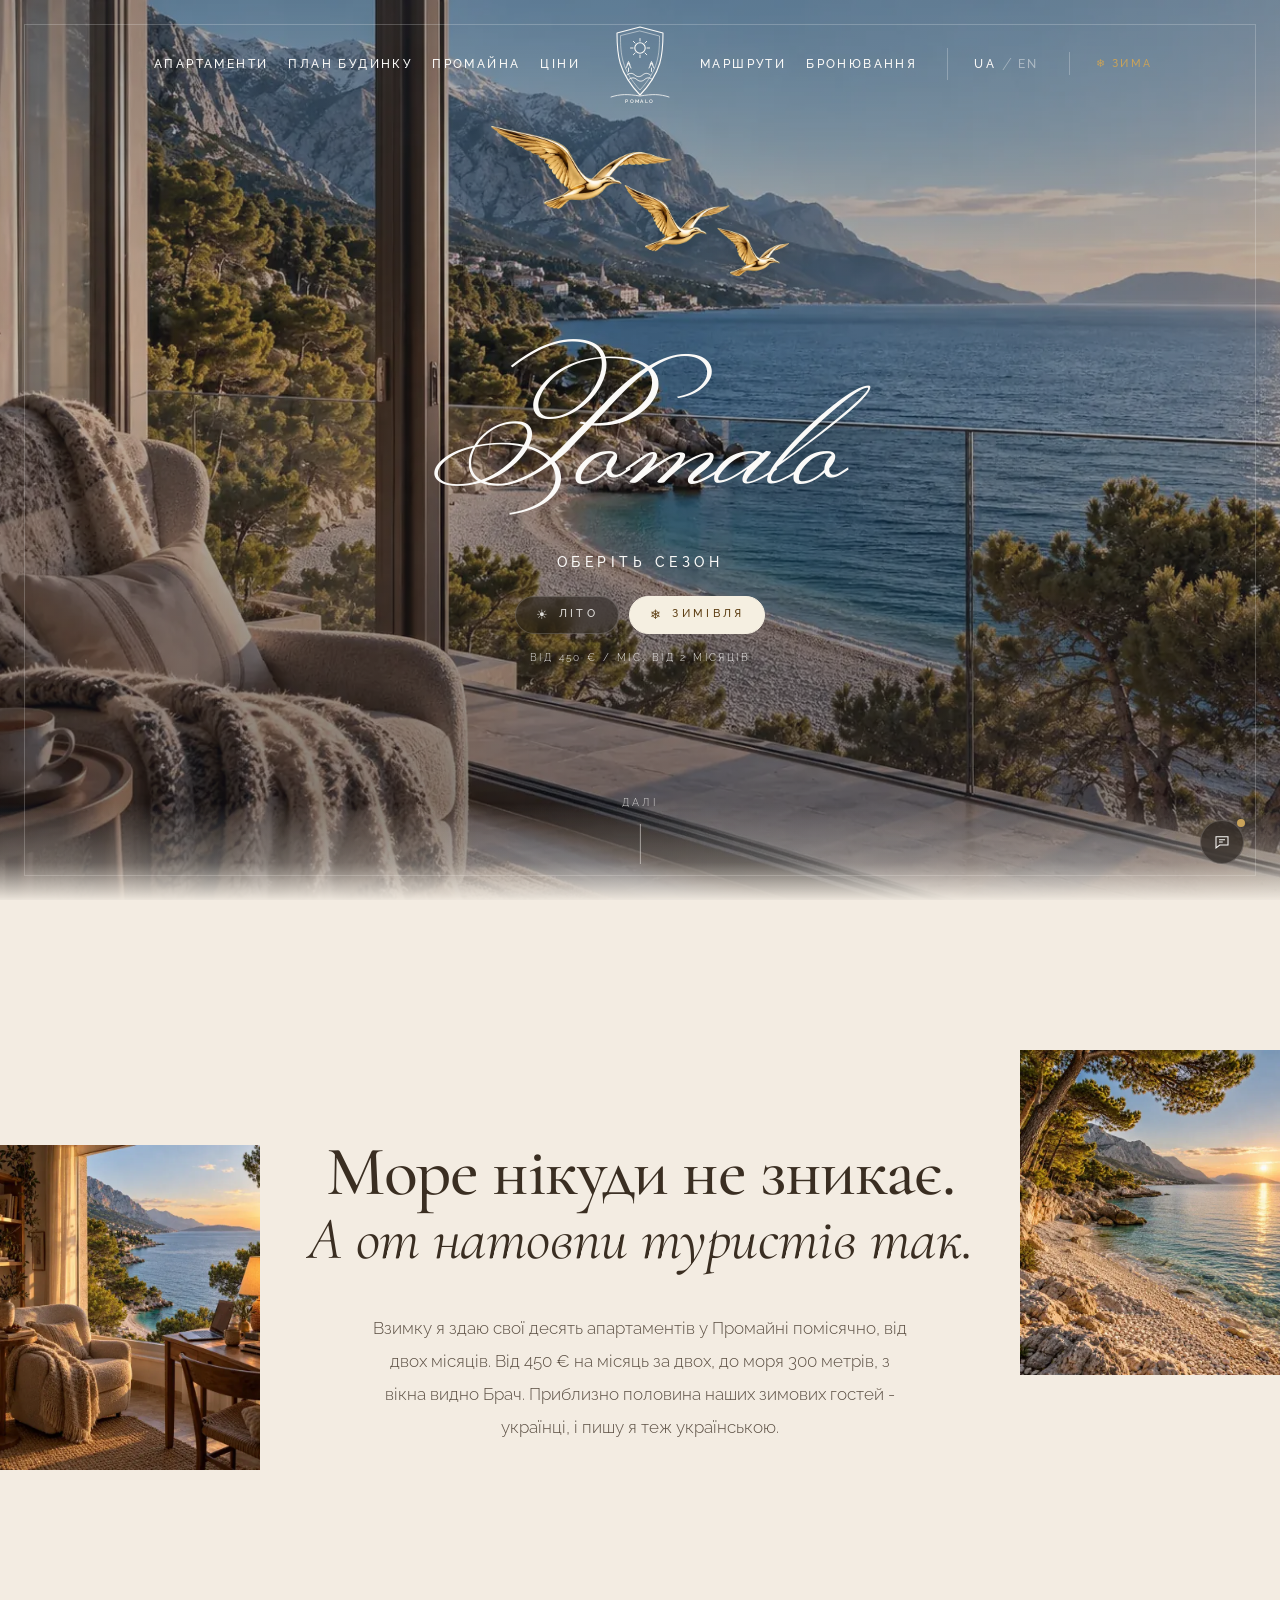
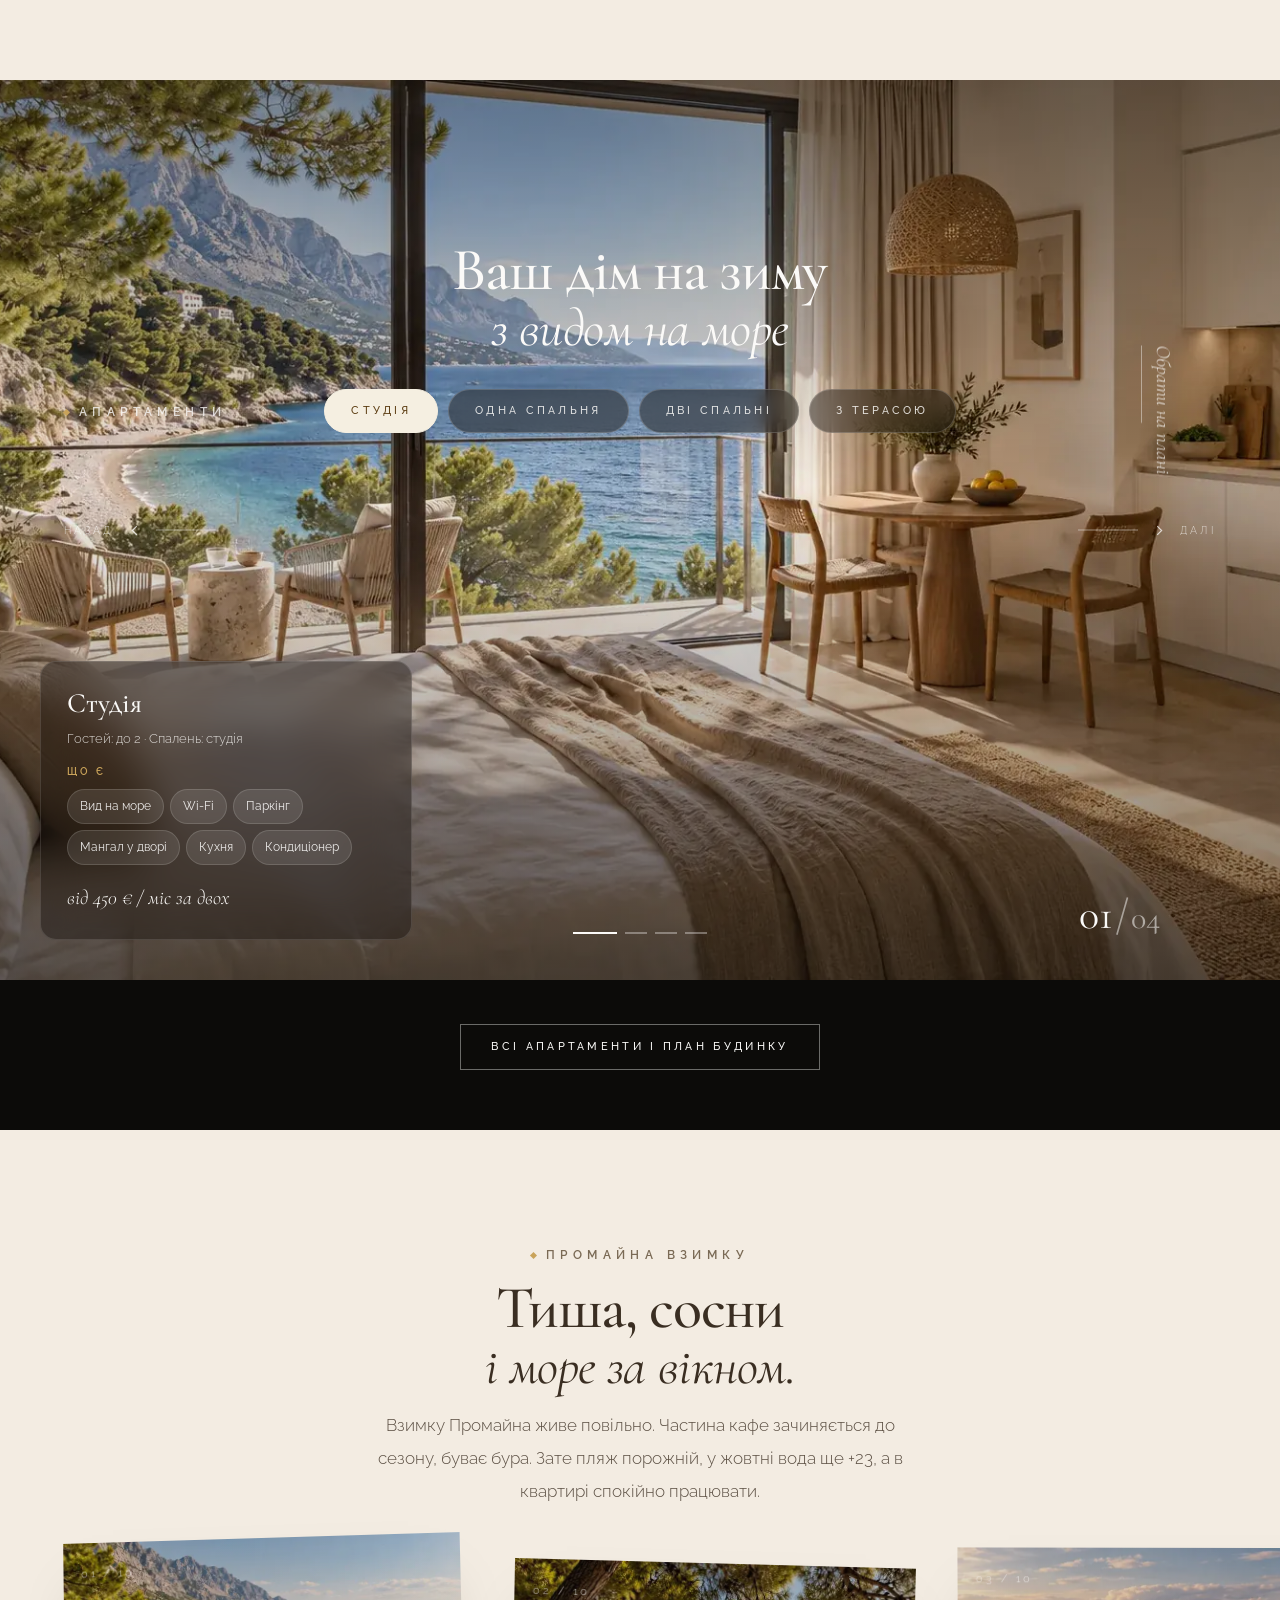
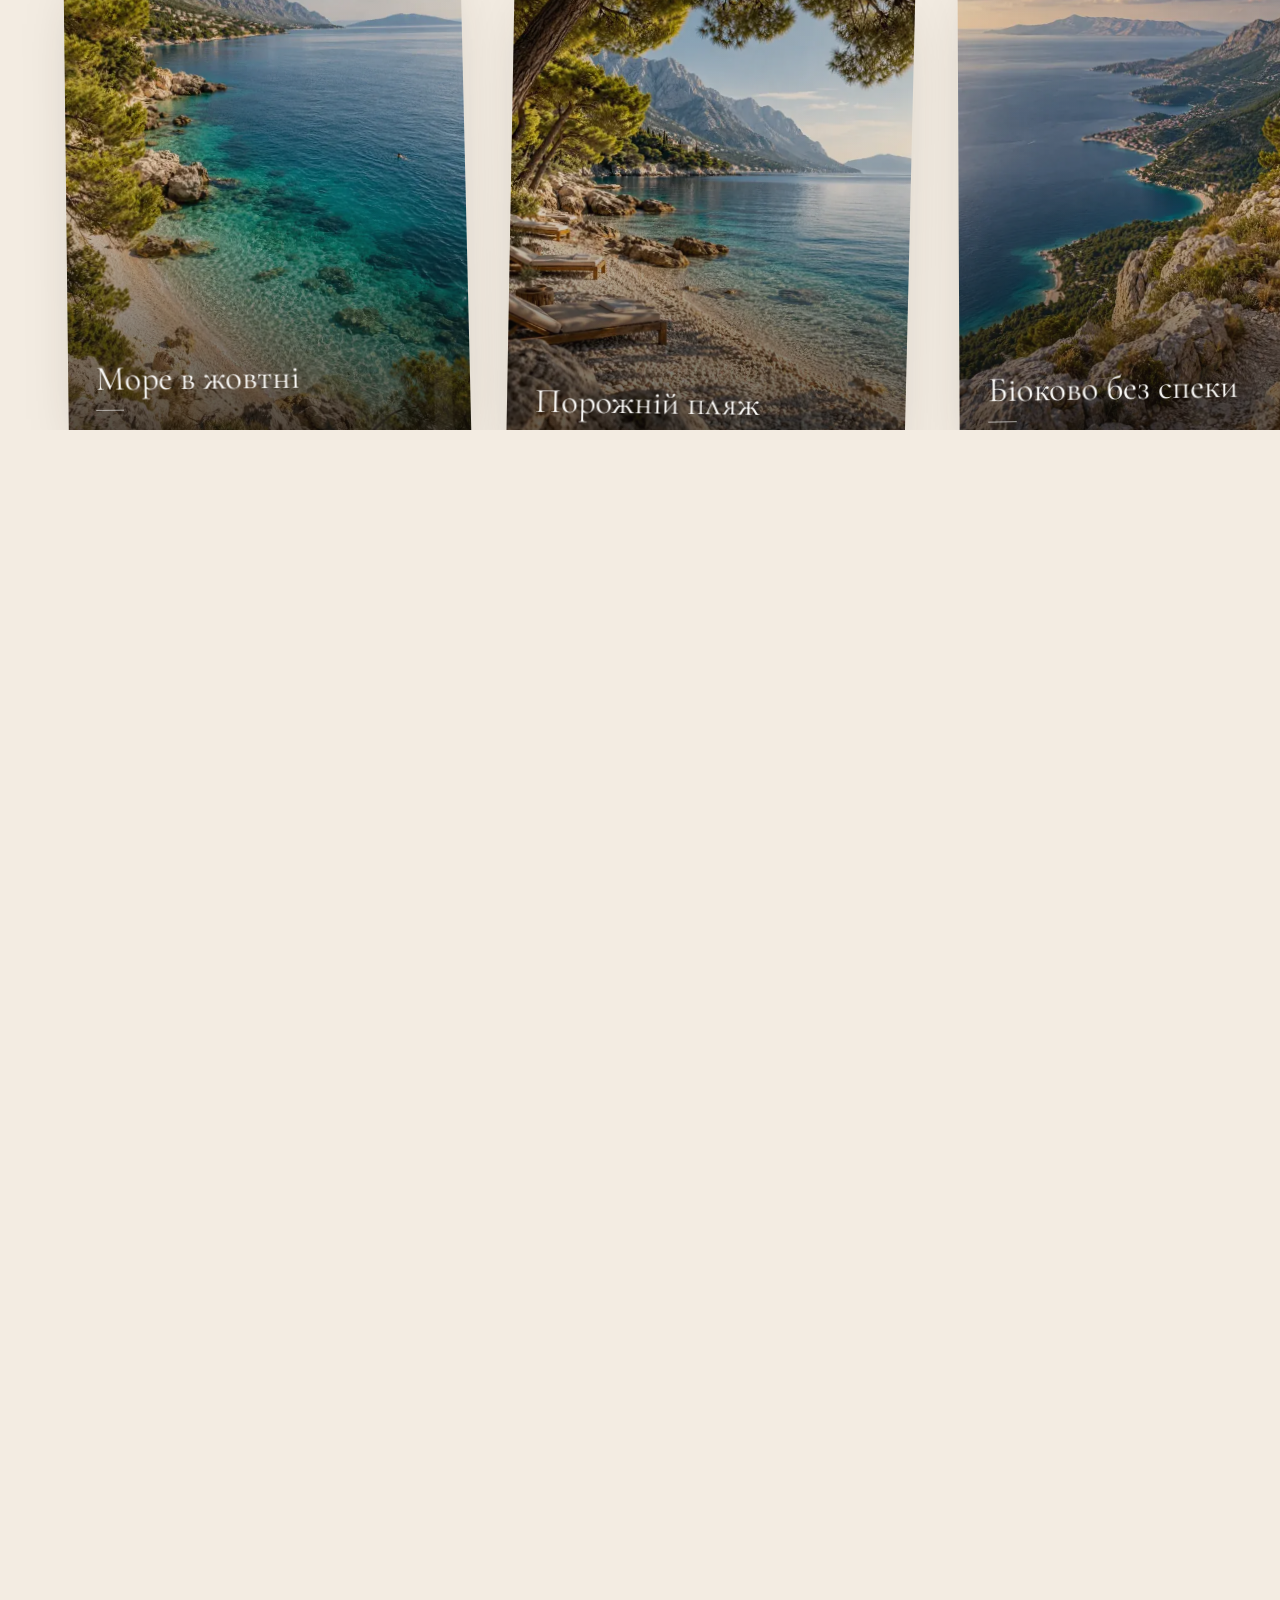
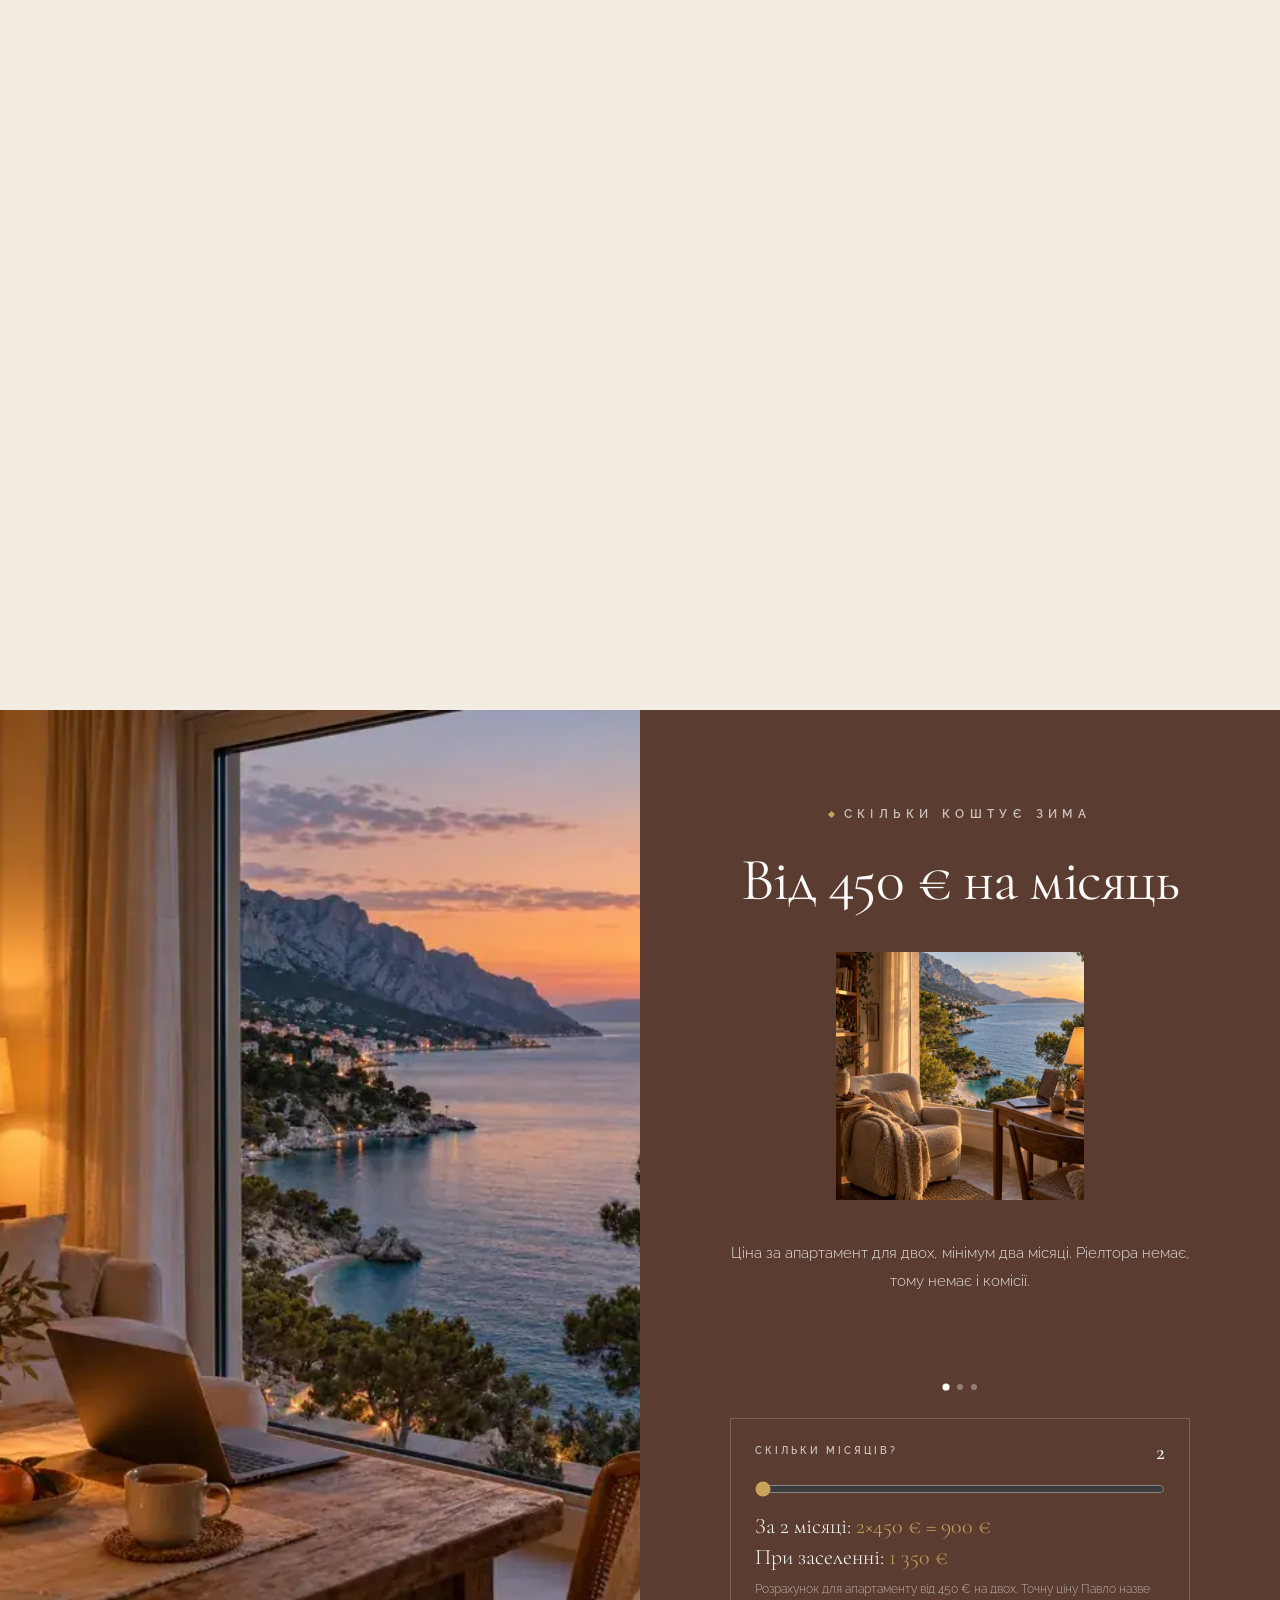
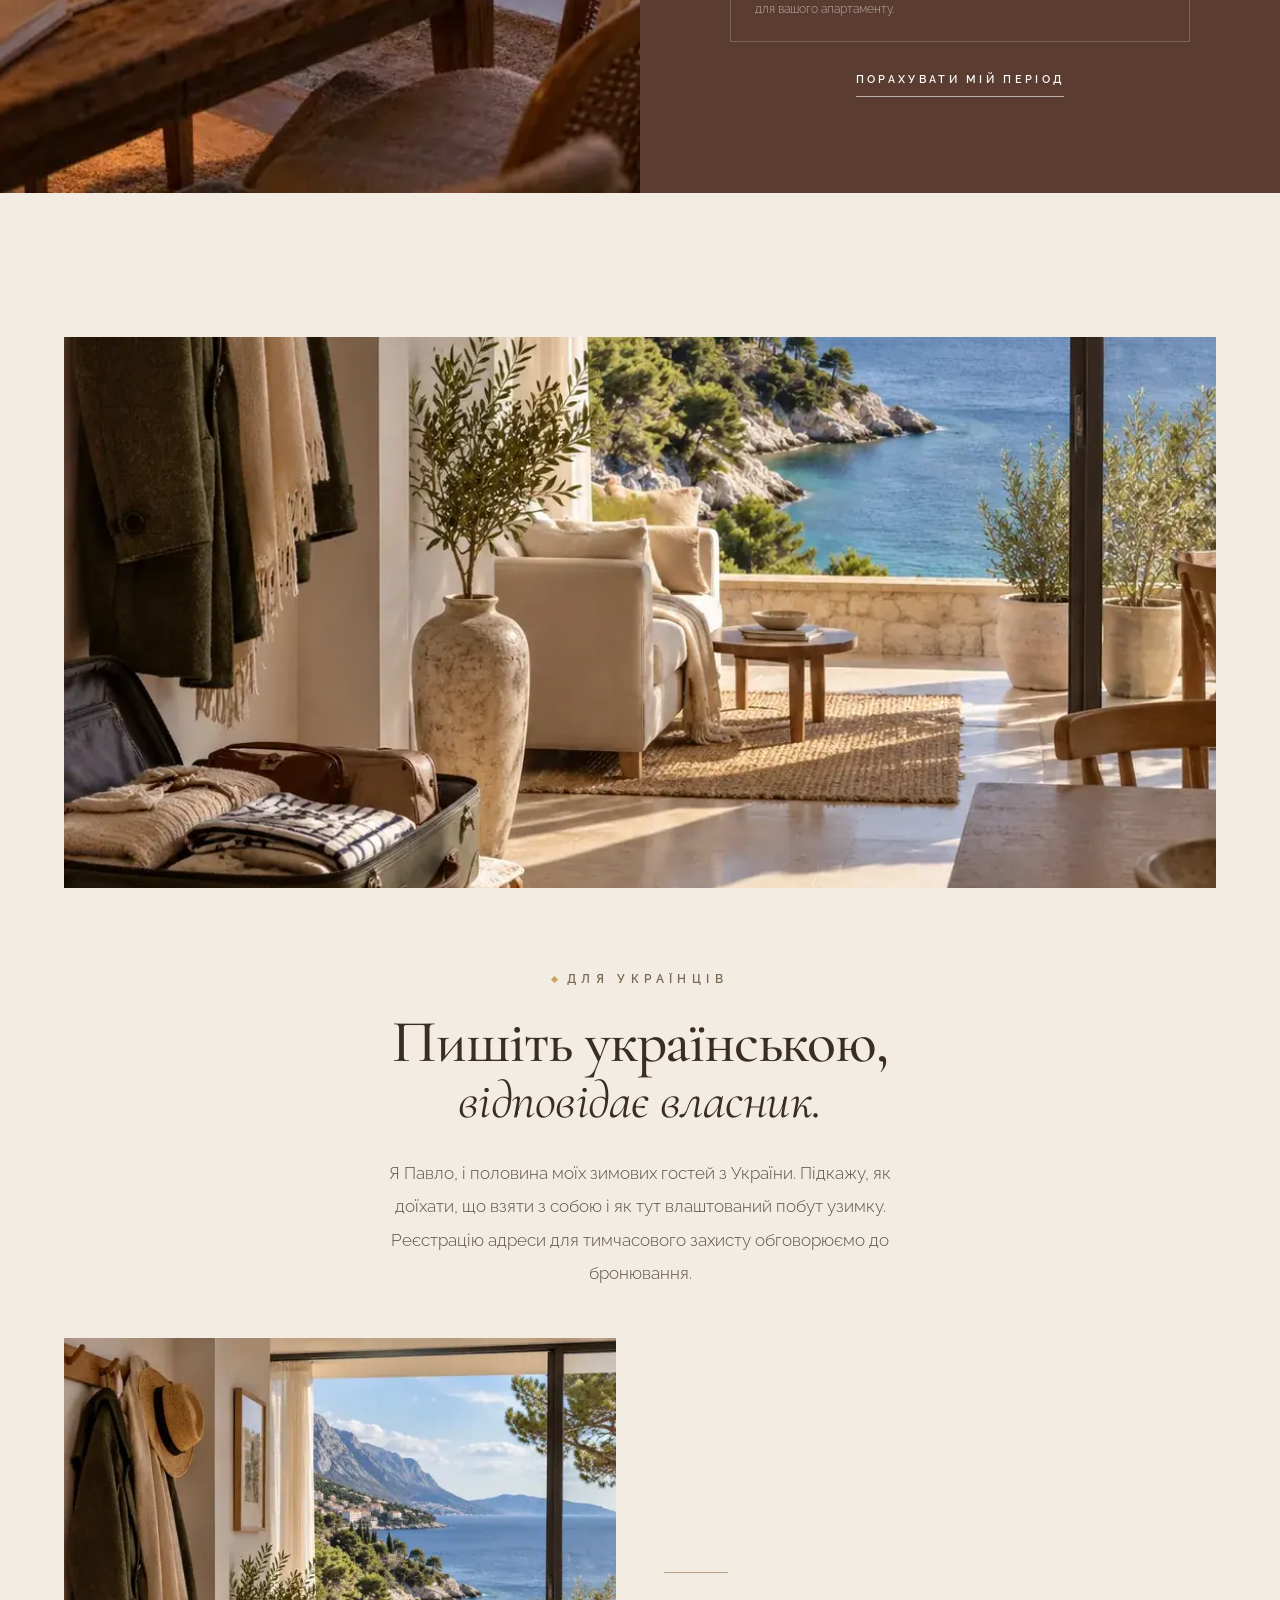
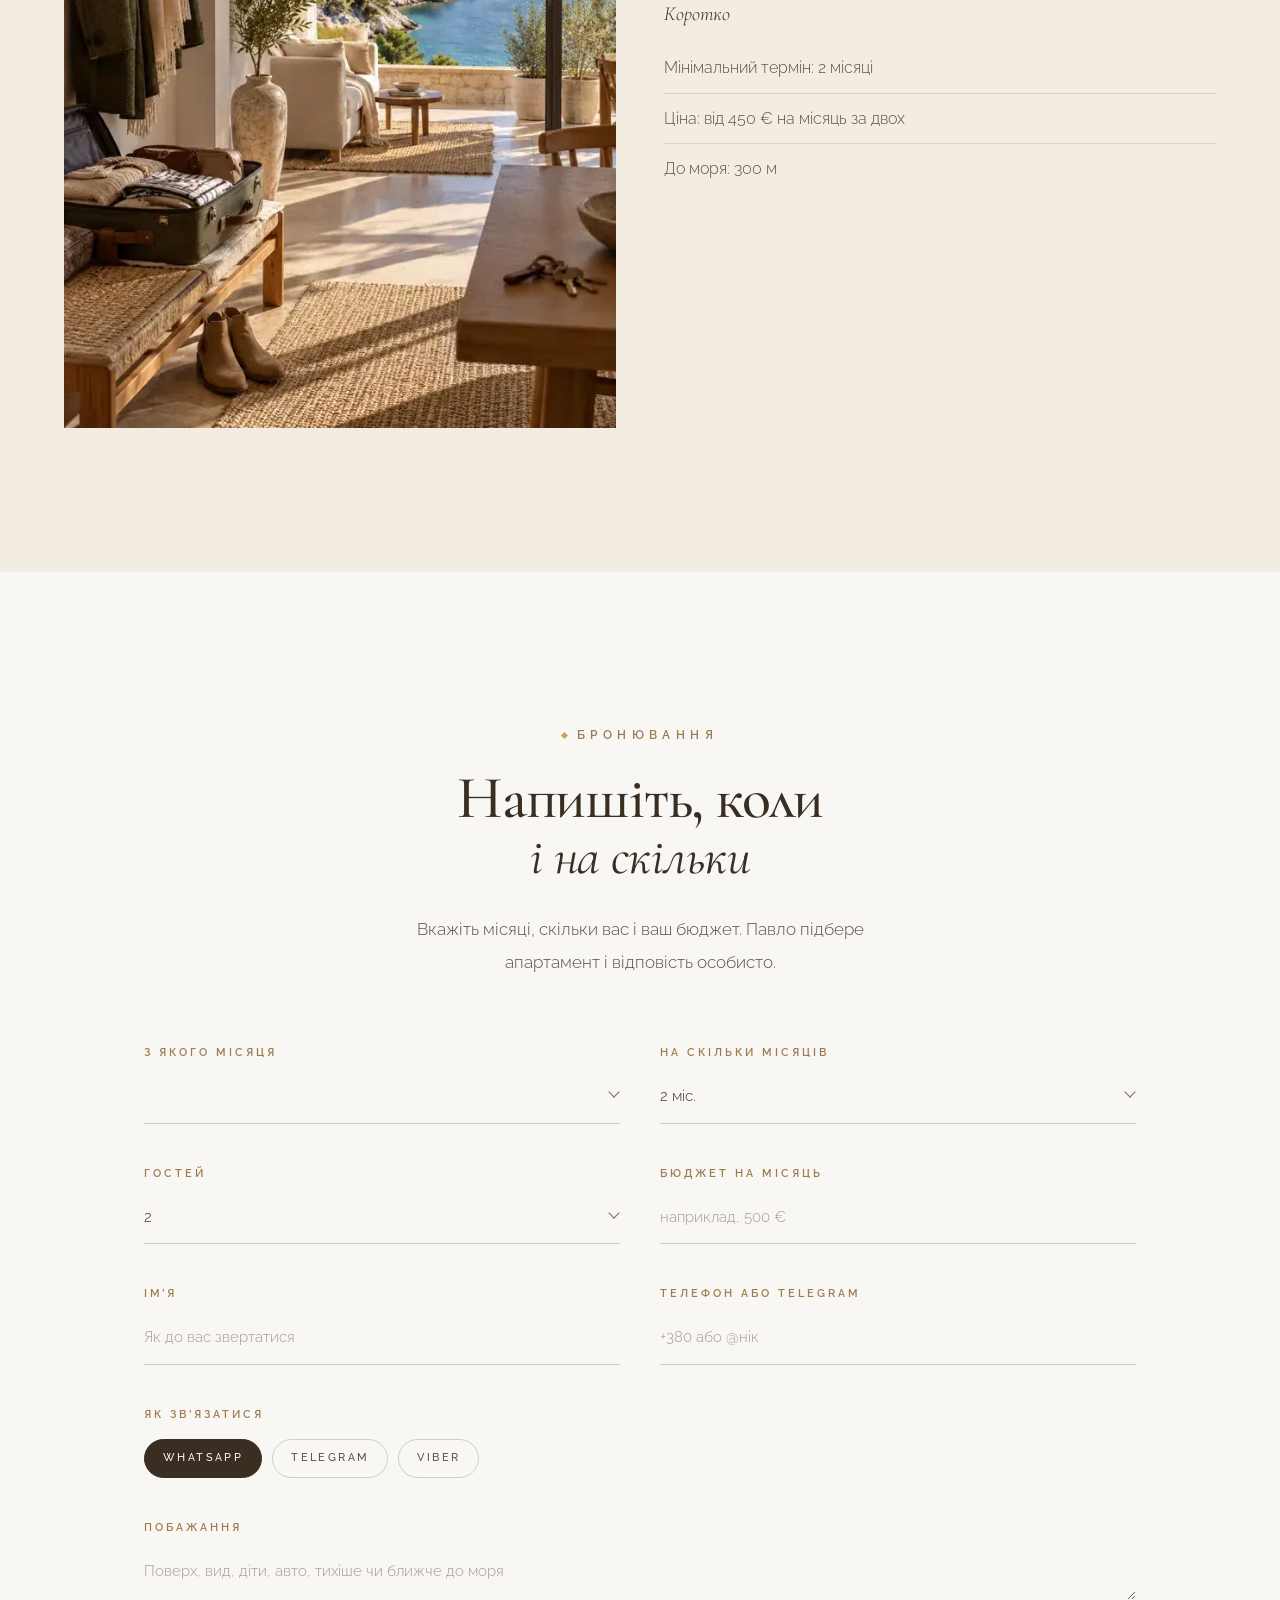
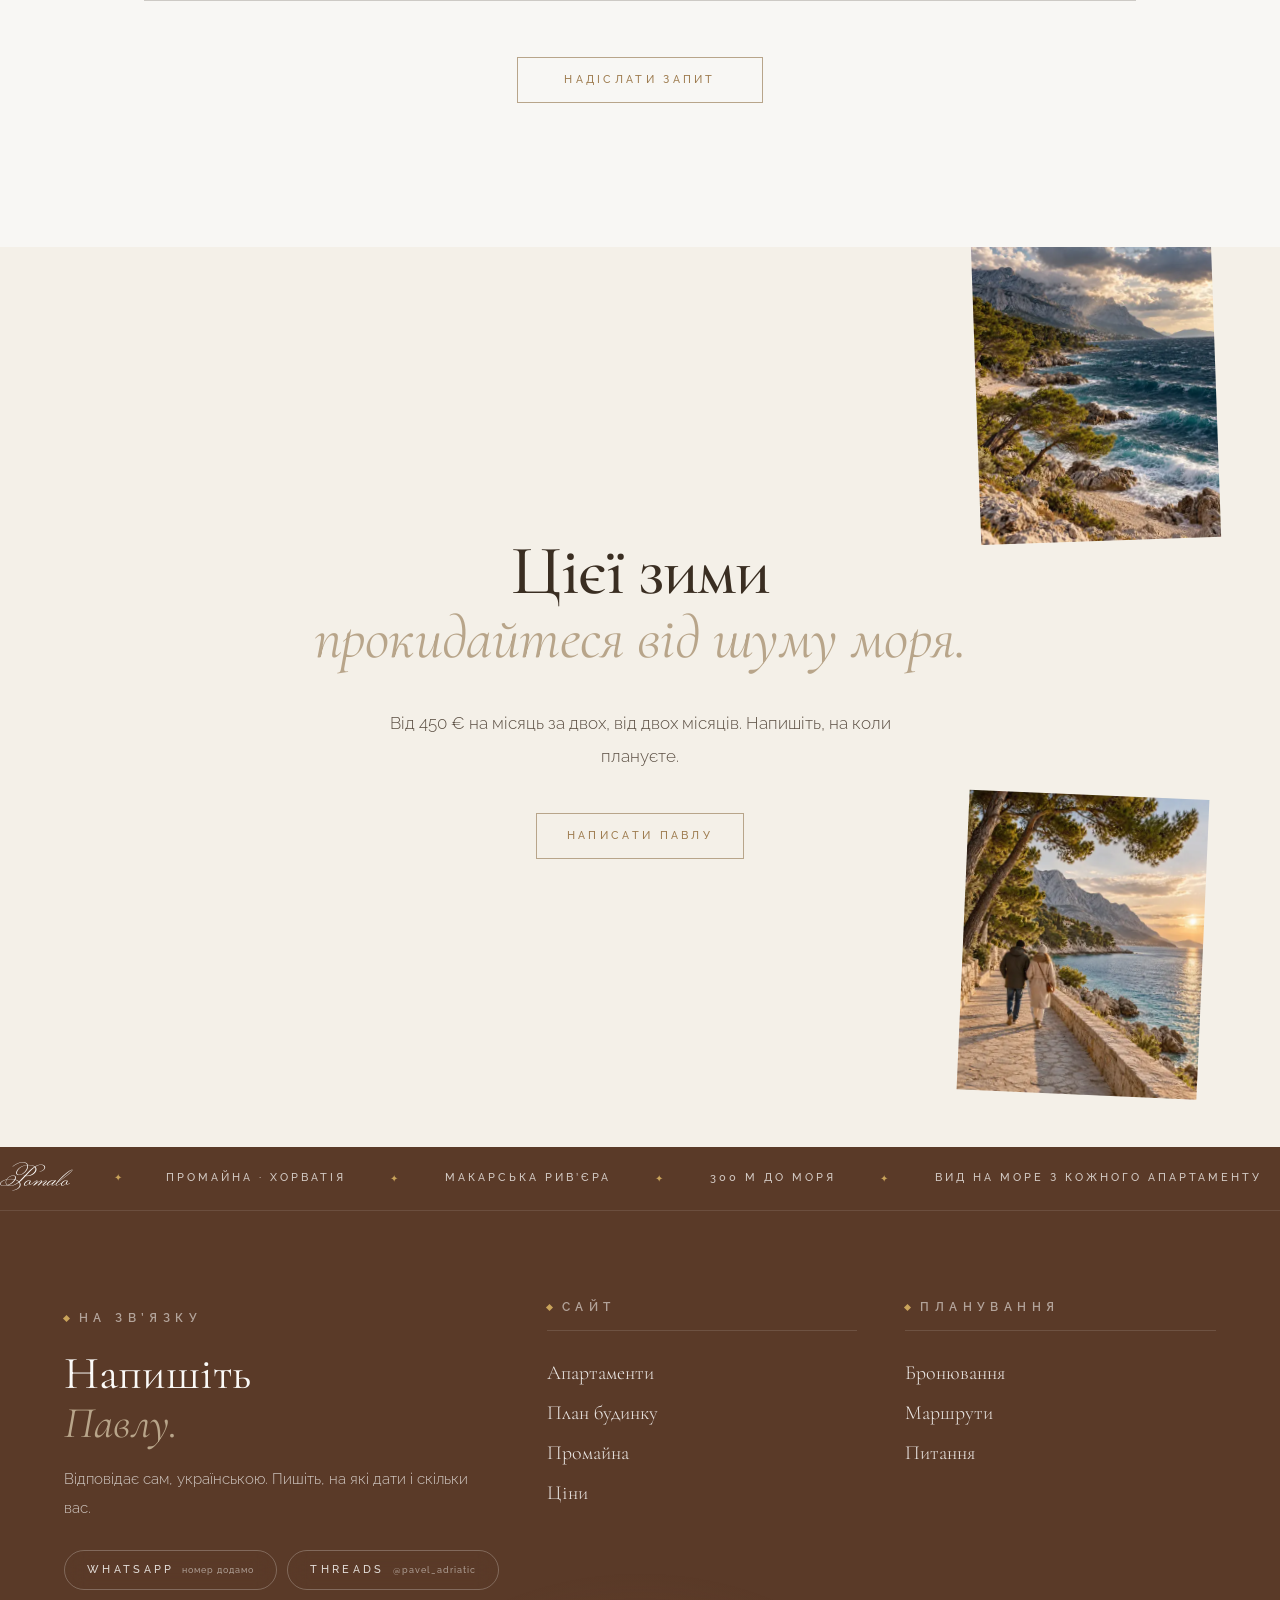
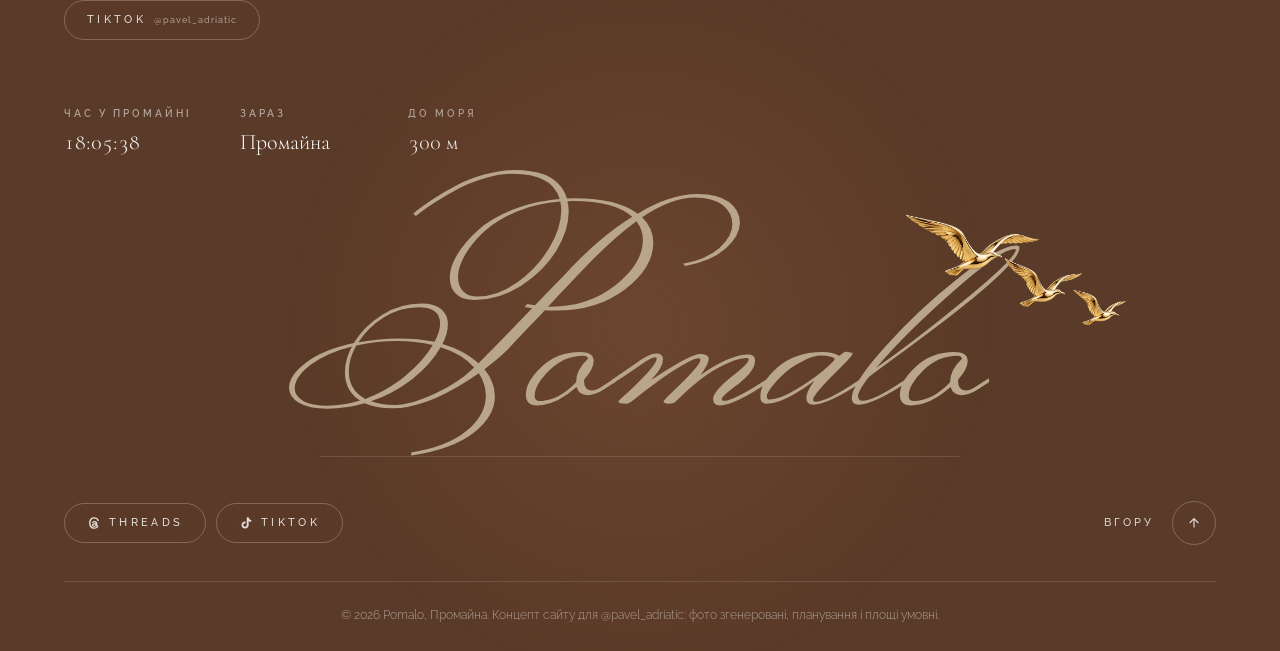
<file: index.html>
<!DOCTYPE html>
<html lang="uk">
<head>
<meta charset="utf-8">
<meta name="viewport" content="width=device-width, initial-scale=1">
<title>Pomalo · Апартаменти в Промайні, Макарська Рив’єра</title>
<meta name="description" content="Десять апартаментів за 300 м від моря в Промайні, Хорватія. Влітку подобово, взимку від 450 € на місяць за двох. Напряму від власника, без комісії Booking.">
<link rel="icon" type="image/svg+xml" href="assets/brand/favicon.svg">
<link rel="preconnect" href="https://fonts.googleapis.com">
<link rel="preconnect" href="https://fonts.gstatic.com" crossorigin>
<link href="https://fonts.googleapis.com/css2?family=Cormorant+Garamond:ital,wght@0,300;0,400;0,500;0,600;1,400;1,500&family=Raleway:wght@300;400;500;600&family=Monsieur+La+Doulaise&display=swap" rel="stylesheet">
<link rel="stylesheet" href="vendor/leaflet.css" media="print" onload="this.media='all'">
<link rel="stylesheet" href="css/style.css?v=4">
</head>
<body class="summer">

<div class="preloader" id="preloader" aria-hidden="true">
  <div class="crest" data-crest></div>
  <div class="word">Pomalo</div>
  <div class="bar"><i></i></div>
</div>
<div class="veil" id="veil" aria-hidden="true"></div>

<header class="hdr" id="hdr">
  <div class="progress" id="progress"></div>
  <div class="hdr-in">
    <nav class="left" aria-label="Меню">
      <a href="#apartments" data-ui="nav.apartments">Апартаменти</a>
      <a href="apartments.html#plan" data-ui="nav.plan">План будинку</a>
      <a href="#days" data-ui="nav.place">Промайна</a>
      <a href="#prices" data-ui="nav.prices">Ціни</a>
    </nav>
    <a class="crest-link" href="index.html" aria-label="Pomalo" data-crest></a>
    <nav class="right" aria-label="Меню">
      <a href="#routes" data-ui="nav.routes">Маршрути</a>
      <a href="#booking" data-ui="nav.booking">Бронювання</a>
      <div class="lang" data-lang-switch><button type="button" data-set-lang="ua" class="on">UA</button><i>/</i><button type="button" data-set-lang="en">EN</button></div>
      <button type="button" class="season-ind" data-season-toggle aria-label="Перемкнути сезон"><b data-s="ind">☀ Літо</b></button>
    </nav>
    <button type="button" class="burger" id="burger" aria-label="Меню" aria-expanded="false"><i></i><i></i><i></i></button>
  </div>
</header>

<div class="mmenu" id="mmenu" data-lenis-prevent>
  <div class="mmenu-top">
    <div class="crest" data-crest></div>
    <button type="button" class="close" data-menu-close data-ui="nav.close">Закрити</button>
  </div>
  <ul>
    <li><a href="#apartments" data-ui="nav.apartments">Апартаменти</a></li>
    <li><a href="apartments.html#plan" data-ui="nav.plan">План будинку</a></li>
    <li><a href="#days" data-ui="nav.place">Промайна</a></li>
    <li><a href="#prices" data-ui="nav.prices">Ціни</a></li>
    <li><a href="#routes" data-ui="nav.routes">Маршрути</a></li>
    <li><a href="#booking" data-ui="nav.booking">Бронювання</a></li>
  </ul>
  <div class="mmenu-foot">
    <div class="row">
      <div class="lang" data-lang-switch><button type="button" data-set-lang="ua" class="on">UA</button><button type="button" data-set-lang="en">EN</button></div>
      <button type="button" data-season-toggle><span data-s="ind">☀ Літо</span></button>
    </div>
    <a class="btn-line" href="#contact" data-ui="nav.write">Написати Павлу</a>
  </div>
</div>

<main>
<h1 class="sr-only" data-ui="h1">Апартаменти в Промайні на Макарській Рив’єрі: літо біля моря і зимівля від 450 € на місяць</h1>

<!-- S1 hero -->
<section class="hero" id="hero">
  <div class="bg">
    <img src="assets/img/hero-summer.webp" srcset="assets/img/hero-summer-sm.webp 800w, assets/img/hero-summer.webp 1672w" sizes="100vw" alt="Вид з апартаменту на море і Брач улітку" data-hero="summer" fetchpriority="high" class="on">
    <img src="assets/img/hero-winter.webp" srcset="assets/img/hero-winter-sm.webp 800w, assets/img/hero-winter.webp 1672w" sizes="100vw" alt="Вид з апартаменту на море взимку" data-hero="winter" fetchpriority="high">
  </div>
  <div class="frame"></div>
  <div class="gulls"><img src="assets/img/gulls.webp" alt=""></div>
  <div class="hero-c">
    <div class="word">Pomalo</div>
    <div class="choose" data-ui="hero.choose">Оберіть сезон</div>
    <div class="seasons">
      <button type="button" class="btn-pill on" data-set-season="summer"><span class="ic">☀</span><span data-ui="hero.summer">Літо</span></button>
      <button type="button" class="btn-pill" data-set-season="winter"><span class="ic">❄</span><span data-ui="hero.winter">Зимівля</span></button>
    </div>
    <div class="sub" id="hero-sub" data-ui="hero.summer.sub">травень - вересень, подобово</div>
  </div>
  <a class="next" href="#about" data-scroll><span data-ui="hero.next">Далі</span><i></i></a>
  <div class="fade"></div>
</section>

<!-- S2 about -->
<section class="about" id="about" data-reveal>
  <div class="about-c">
    <h2 class="h-sec big"><span class="l1" data-s="s2.h1" data-words>Десять апартаментів</span><span class="l2" data-s="s2.h2" data-words>за 300 метрів від моря.</span></h2>
    <p class="lead fade-up d3" data-s="s2.p">Промайна - маленьке курортне селище на Макарській Рив’єрі, під горами Біоково. З кожного апартаменту видно море і острів Брач. Я Павло, власник. Ви бронюєте напряму в мене, без комісії Booking, тому ціна для вас нижча.</p>
  </div>
  <div class="phs">
    <div class="ph l" data-parallax="-1"><img loading="lazy" decoding="async" src="assets/img/about-a-summer.webp" srcset="assets/img/about-a-summer-sm.webp 800w, assets/img/about-a-summer.webp 1122w" sizes="(max-width: 1100px) 46vw, 320px" alt="" data-img="about.a"></div>
    <div class="ph r" data-parallax="1"><img loading="lazy" decoding="async" src="assets/img/about-b-summer.webp" srcset="assets/img/about-b-summer-sm.webp 800w, assets/img/about-b-summer.webp 1122w" sizes="(max-width: 1100px) 46vw, 320px" alt="" data-img="about.b"></div>
  </div>
</section>

<!-- S3 apartments slider -->
<section class="apts" id="apartments" data-reveal>
  <div class="slides" id="apt-slides"></div>
  <span class="label light" data-ui="s3.label">Апартаменти</span>
  <div class="top">
    <h2 class="h-sec light"><span class="l1" data-s="s3.h1" data-words>Море видно</span><span class="l2" data-s="s3.h2" data-words>з кожного апартаменту</span></h2>
    <div class="tabs" id="apt-tabs"></div>
    <div class="tabsel" id="apt-tabsel"><button type="button"><span></span><i></i></button><ul></ul></div>
  </div>
  <button type="button" class="arrow prev" data-apt-prev><span data-ui="s3.prev">Назад</span><svg viewBox="0 0 16 16"><path d="M10 3 5 8l5 5"/></svg><i></i></button>
  <button type="button" class="arrow next" data-apt-next><span data-ui="s3.next">Далі</span><svg viewBox="0 0 16 16"><path d="m6 3 5 5-5 5"/></svg><i></i></button>
  <div class="card" id="apt-card"></div>
  <div class="counter"><span id="apt-cur">01</span><i>/</i><small id="apt-total">04</small></div>
  <div class="bars" id="apt-bars"></div>
  <a class="vlink" href="apartments.html#plan" data-ui="s3.plan">Обрати на плані</a>
</section>
<div class="apts-all-wrap"><a class="btn-line light" href="apartments.html" data-ui="s3.all">Всі апартаменти і план будинку</a></div>

<!-- S4 days -->
<section class="days" id="days">
  <div class="days-pin" id="days-pin">
    <div class="days-view" id="days-view" data-reveal>
      <div class="days-head">
        <span class="label fade-up" data-s="s4.label">Промайна влітку</span>
        <h2 class="h-sec"><span class="l1" data-s="s4.h1" data-words>Море, гори</span><span class="l2" data-s="s4.h2" data-words>і жодного поспіху.</span></h2>
        <p class="lead fade-up d3" data-s="s4.p">Пляж за 300 метрів, сосни до самої води, увечері сонце сідає за Брач. Ось що поруч, коли ви тут на тиждень чи два.</p>
      </div>
      <div class="days-track" id="days-track"></div>
    </div>
  </div>
  <div class="days-nav">
    <button type="button" data-days-prev aria-label="Попередня"><svg viewBox="0 0 16 16"><path d="M10 3 5 8l5 5"/></svg></button>
    <button type="button" data-days-next aria-label="Наступна"><svg viewBox="0 0 16 16"><path d="m6 3 5 5-5 5"/></svg></button>
  </div>
</section>

<!-- S5 split -->
<section class="split" id="prices" data-reveal>
  <div class="photo"><img loading="lazy" decoding="async" src="assets/img/split-summer.webp" srcset="assets/img/split-summer-sm.webp 800w, assets/img/split-summer.webp 1122w" sizes="(max-width: 768px) 100vw, 50vw" alt="" data-img="s5.img"></div>
  <div class="text">
    <span class="label fade-up" data-s="s5.label">Напряму від власника</span>
    <h2 class="fade-up d1" data-s="s5.h">Без комісії Booking</h2>
    <div class="small fade-up d2"><img loading="lazy" decoding="async" src="assets/img/about-b-summer-sm.webp" alt="" data-img="s5.small" data-sm></div>
    <div class="slides fade-up d3" id="split-slides"></div>
    <div class="dots" id="split-dots"></div>
    <div class="calc fade-up d3" id="calc" hidden>
      <div class="q"><span data-ui="s5.calc.q">Скільки місяців?</span><b id="calc-n">2</b></div>
      <input type="range" min="2" max="8" step="1" value="2" id="calc-range" aria-label="Скільки місяців">
      <div class="out" id="calc-out"></div>
      <div class="note" data-ui="s5.calc.note">Розрахунок для апартаменту від 450 € на двох. Точну ціну Павло назве для вашого апартаменту.</div>
    </div>
    <a class="link-u fade-up d4" href="#booking" data-scroll data-s="s5.link" id="split-link">Дізнатися ціну</a>
  </div>
</section>

<!-- S6 feature -->
<section class="feature" id="routes" data-reveal>
  <div class="wide fade-up"><img loading="lazy" decoding="async" src="assets/img/feature-summer.webp" srcset="assets/img/feature-summer-sm.webp 800w, assets/img/feature-summer.webp 1672w" sizes="(max-width: 1200px) 100vw, 1170px" alt="" data-img="s6.img"></div>
  <div class="c">
    <span class="label fade-up" data-s="s6.label">Маршрути</span>
    <h2 class="h-sec"><span class="l1" data-s="s6.h1" data-words>Один день, три</span><span class="l2" data-s="s6.h2" data-words>чи цілий тиждень</span></h2>
    <p class="lead fade-up d3" data-s="s6.p">Ми склали маршрути з Промайни на 1, 3 і 7 днів: пляжі, гори, сусідні містечка й острови. Карта показує, що де.</p>
    <div id="feature-summer">
      <div class="rule"></div>
      <div class="brief" data-ui="s6.brief">Коротко</div>
      <div class="facts" id="facts-summer"></div>
      <div class="routes">
        <div class="tabs" id="route-tabs">
          <button type="button" class="btn-pill on" data-route="d1" data-ui="s6.d1">1 день</button>
          <button type="button" class="btn-pill" data-route="d3" data-ui="s6.d3">3 дні</button>
          <button type="button" class="btn-pill" data-route="d7" data-ui="s6.d7">7 днів</button>
        </div>
        <div class="grid">
          <ul class="list" id="route-list"></ul>
          <div class="map" id="map"><div class="fallback" id="map-fallback"></div></div>
        </div>
      </div>
    </div>
    <div id="feature-winter" hidden>
      <div class="cols">
        <div class="ph"><img src="assets/img/feature-winter.webp" srcset="assets/img/feature-winter-sm.webp 800w, assets/img/feature-winter.webp 1122w" sizes="(max-width: 768px) 100vw, 560px" alt="" loading="lazy"></div>
        <div>
          <div class="rule"></div>
          <div class="brief" data-ui="s6.brief">Коротко</div>
          <ul class="facts" id="facts-winter"></ul>
        </div>
      </div>
    </div>
  </div>
</section>

<!-- S7 booking -->
<section class="booking" id="booking" data-reveal>
  <div class="c">
    <span class="label fade-up" data-ui="s7.label">Бронювання</span>
    <h2 class="h-sec"><span class="l1" data-ui="s7.h1" data-words>Напишіть, коли</span><span class="l2" data-ui="s7.h2" data-words>і на скільки</span></h2>
    <p class="lead fade-up d3" data-s="s7.p">Вкажіть дати і скільки вас. Павло перевірить календар і відповість особисто.</p>
  </div>
  <form class="form" id="book-form" novalidate></form>
</section>

<!-- S8 cta -->
<section class="cta" id="contact" data-reveal>
  <div class="ph p1" data-speed=".18"><img loading="lazy" decoding="async" src="assets/img/e-brac-sm.webp" alt="" data-cta="0"></div>
  <div class="ph p2" data-speed="-.12"><img loading="lazy" decoding="async" src="assets/img/e-sea-sm.webp" alt="" data-cta="1"></div>
  <div class="ph p3" data-speed="-.2"><img loading="lazy" decoding="async" src="assets/img/apt-3-sm.webp" alt="" data-cta="2"></div>
  <div class="ph p4" data-speed=".14"><img loading="lazy" decoding="async" src="assets/img/e-makarska-sm.webp" alt="" data-cta="3"></div>
  <div class="c">
    <h2 class="h-sec big"><span class="l1" data-s="s8.h1" data-words>Готові?</span><span class="l2 gold" data-s="s8.h2" data-words>До моря 300 метрів.</span></h2>
    <p class="lead fade-up d3" data-s="s8.p">Напишіть Павлу, і він назве ціну на ваші дати.</p>
    <a class="btn-line fade-up d4" href="#booking" data-scroll data-ui="s8.btn">Написати Павлу</a>
  </div>
</section>
</main>

<!-- S9 footer -->
<footer class="ft" id="footer">
  <div class="marquee"><div class="track" id="marquee"></div></div>
  <div class="ft-grid">
    <div>
      <span class="label" data-ui="ft.label">На зв’язку</span>
      <h2><span data-ui="ft.h1">Напишіть</span><span class="script" data-ui="ft.h2">Павлу.</span></h2>
      <p class="p" data-ui="ft.p">Відповідає сам, українською. Пишіть, на які дати і скільки вас.</p>
      <div class="cts">
        <a class="btn-pill" href="#booking" data-scroll><span data-ui="ft.whatsapp">WhatsApp</span><small data-ui="ft.whatsapp.note">номер додамо</small></a>
        <a class="btn-pill" href="https://www.threads.com/@pavel_adriatic" target="_blank" rel="noopener">Threads <small>@pavel_adriatic</small></a>
        <a class="btn-pill" href="https://www.tiktok.com/@pavel_adriatic" target="_blank" rel="noopener">TikTok <small>@pavel_adriatic</small></a>
      </div>
    </div>
    <div class="ft-col">
      <span class="label" data-ui="ft.site">Сайт</span>
      <ul>
        <li><a href="#apartments" data-ui="nav.apartments">Апартаменти</a></li>
        <li><a href="apartments.html#plan" data-ui="nav.plan">План будинку</a></li>
        <li><a href="#days" data-ui="nav.place">Промайна</a></li>
        <li><a href="#prices" data-ui="nav.prices">Ціни</a></li>
      </ul>
    </div>
    <div class="ft-col">
      <span class="label" data-ui="ft.planning">Планування</span>
      <ul>
        <li><a href="#booking" data-ui="nav.booking">Бронювання</a></li>
        <li><a href="#routes" data-ui="nav.routes">Маршрути</a></li>
        <li><a href="#" data-ask-open data-ui="ft.questions">Питання</a></li>
      </ul>
    </div>
  </div>
  <div class="ft-live">
    <div><div class="k" data-ui="ft.time">Час у Промайні</div><div class="v" id="clock">--:--:--</div></div>
    <div><div class="k" data-ui="ft.now">Зараз</div><div class="v" id="weather">Промайна</div></div>
    <div><div class="k" data-ui="ft.sea">До моря</div><div class="v" data-ui="ft.sea.v">300 м</div></div>
  </div>
  <div class="ft-big">
    <span class="word">Pomalo</span>
    <div class="gulls"><img src="assets/img/gulls.webp" alt="" loading="lazy"></div>
  </div>
  <div class="ft-bottom">
    <div class="soc">
      <a class="btn-pill" href="https://www.threads.com/@pavel_adriatic" target="_blank" rel="noopener"><svg viewBox="0 0 24 24"><path d="M12.2 2C6.9 2 3.6 5.6 3.6 12s3.3 10 8.6 10c3.9 0 6.5-1.7 7.8-4.3l-2.2-1.1c-.9 1.9-2.7 3.1-5.6 3.1-3.9 0-6.1-2.6-6.1-7.7S8.3 4.3 12.2 4.3c3.4 0 5.4 1.8 5.9 4.6l2.4-.6C19.8 4.5 16.9 2 12.2 2zm.4 6.4c-2.3 0-4 1.2-4.4 3l2.3.5c.2-.9 1-1.4 2.1-1.4 1.3 0 2 .7 2.1 2-.6-.1-1.3-.2-2-.2-2.6 0-4.4 1.3-4.4 3.3 0 1.9 1.5 3.2 3.7 3.2 1.6 0 2.9-.7 3.7-2 .4 1 1.1 1.8 2.2 2.3l1.1-2c-.9-.5-1.4-1.5-1.4-3V13c0-2.9-1.9-4.6-5-4.6zm.1 6c.7 0 1.3.1 2 .3-.1 1.5-1.1 2.4-2.6 2.4-.9 0-1.5-.5-1.5-1.1 0-1 .8-1.6 2.1-1.6z"/></svg>Threads</a>
      <a class="btn-pill" href="https://www.tiktok.com/@pavel_adriatic" target="_blank" rel="noopener"><svg viewBox="0 0 24 24"><path d="M16.5 2h-3.2v13.4c0 1.6-1.3 2.9-2.9 2.9s-2.9-1.3-2.9-2.9 1.3-2.9 2.9-2.9c.3 0 .6 0 .9.1V9.4c-.3 0-.6-.1-.9-.1-3.4 0-6.1 2.7-6.1 6.1s2.7 6.1 6.1 6.1 6.1-2.7 6.1-6.1V8.5c1.3.9 2.9 1.5 4.6 1.5V6.8C18.9 6.8 16.5 4.6 16.5 2z"/></svg>TikTok</a>
    </div>
    <a class="up" href="#top" data-scroll-top><span data-ui="ft.up">Вгору</span><i><svg viewBox="0 0 16 16"><path d="M8 13V3M3 8l5-5 5 5"/></svg></i></a>
  </div>
  <div class="ft-copy" data-ui="ft.copy">© 2026 Pomalo, Промайна. Концепт сайту для @pavel_adriatic: фото згенеровані, планування і площі умовні.</div>
</footer>

<!-- assistant -->
<button type="button" class="ask-btn" id="ask-btn" aria-label="Запитати" aria-expanded="false">
  <svg viewBox="0 0 24 24"><path d="M4 5h16v11H9l-5 4z"/><path d="M8 9h8M8 12h5"/></svg>
  <span class="tip" data-ui="as.open">Запитати</span><span class="dot"></span>
</button>
<div class="ask" id="ask" data-lenis-prevent>
  <div class="ask-head">
    <h3 data-ui="as.title">Питання про Промайну</h3>
    <p data-ui="as.sub">Відповідає помічник за словами Павла. Чого не знає, передасть Павлу.</p>
    <button type="button" class="x" data-ask-close data-ui="as.close">Закрити</button>
  </div>
  <div class="ask-body" id="ask-body"><div class="ask-qs" id="ask-qs"></div></div>
  <form class="ask-form" id="ask-form"><input type="text" id="ask-input" placeholder="Ваше питання" data-ui-ph="as.ph" autocomplete="off"><button type="submit" data-ui="as.send">Надіслати</button></form>
</div>

<script defer src="vendor/lenis.min.js"></script>
<script defer src="vendor/leaflet.js"></script>
<script defer src="js/data.js?v=4"></script>
<script defer src="js/main.js?v=4"></script>
</body>
</html>
</file>
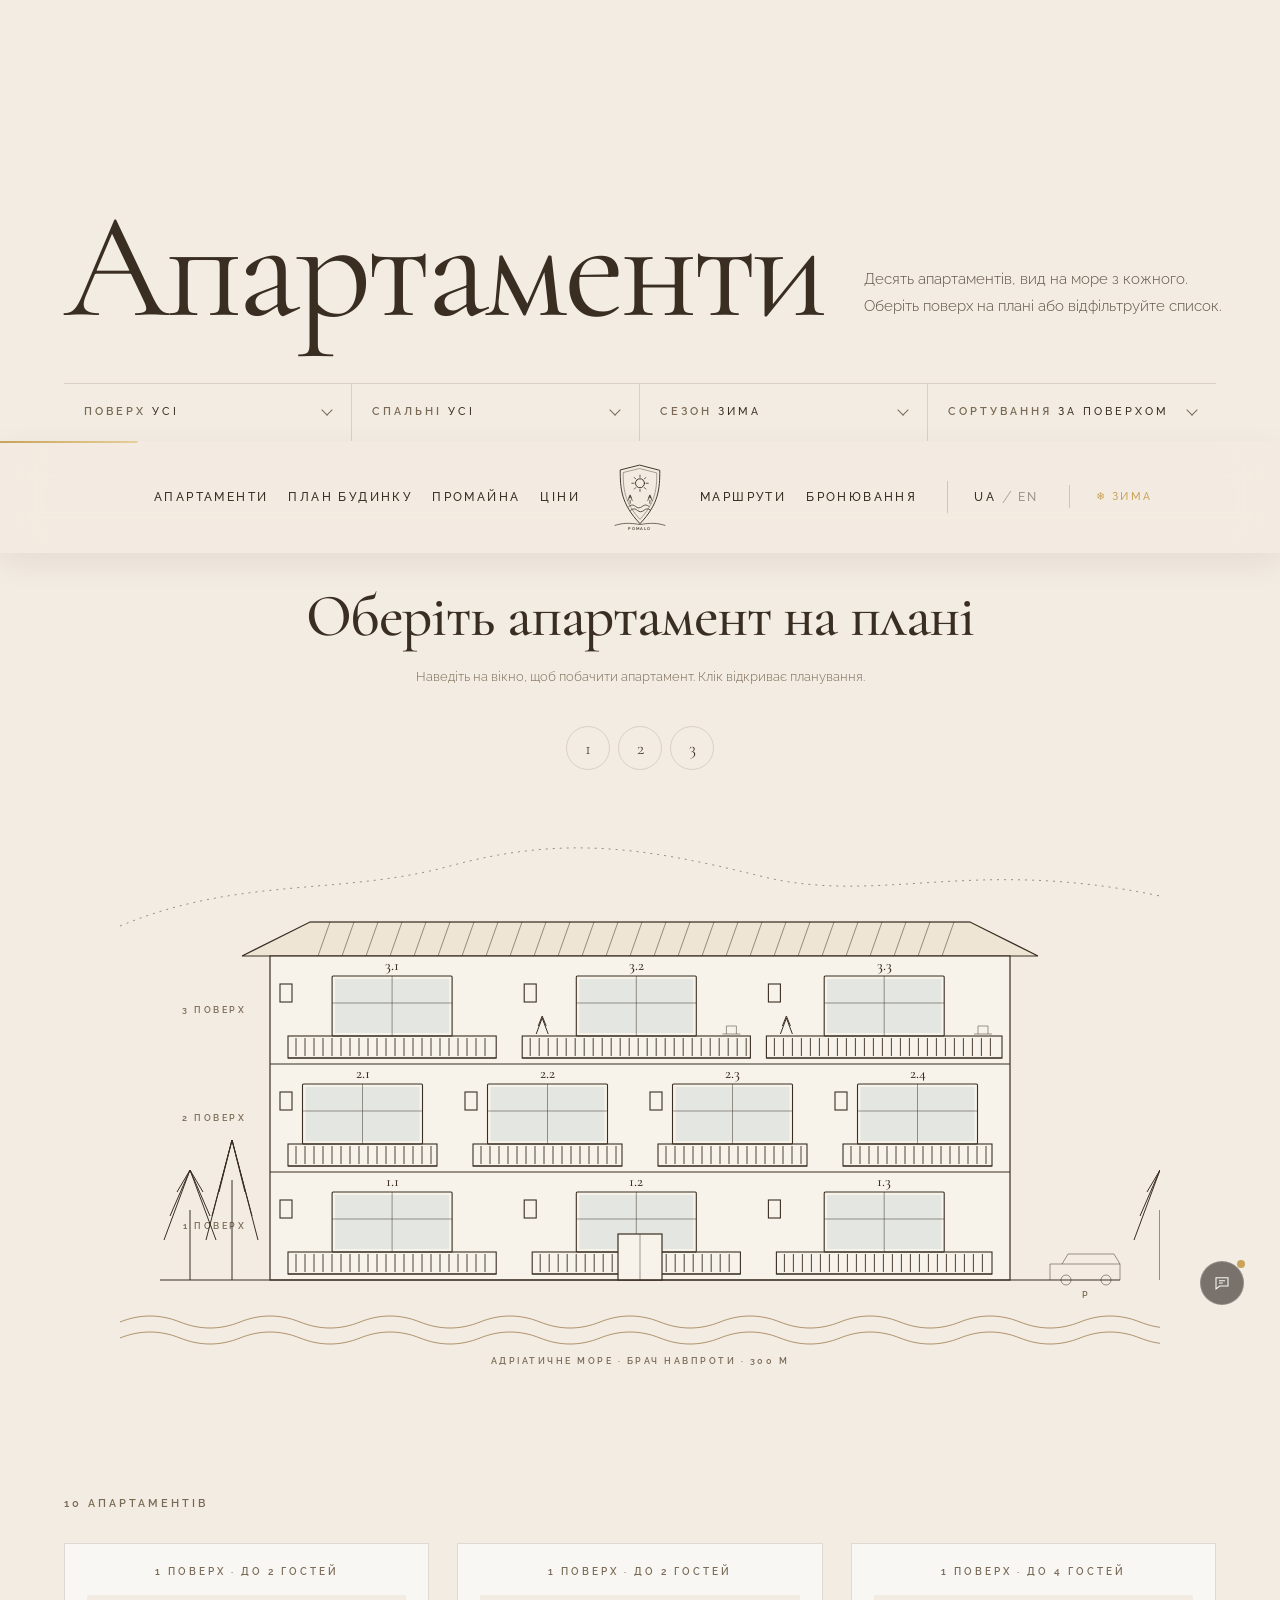
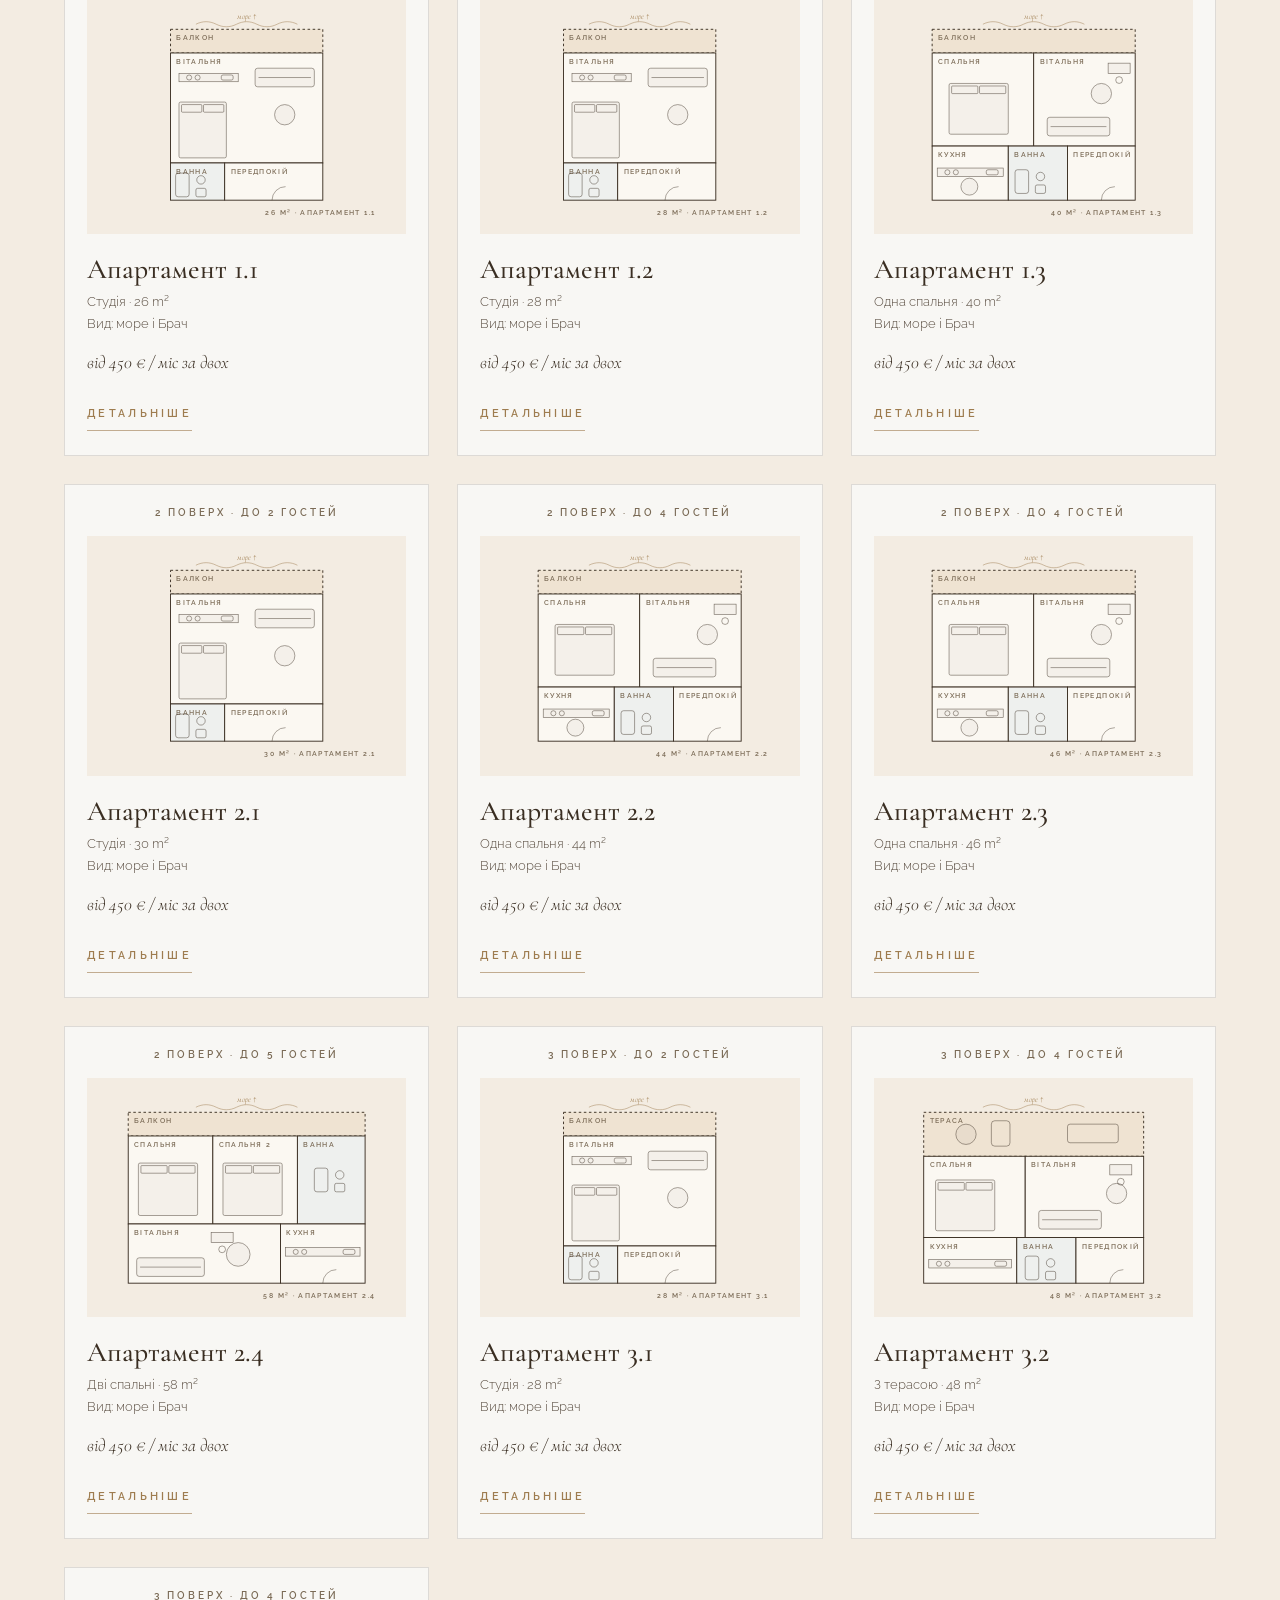
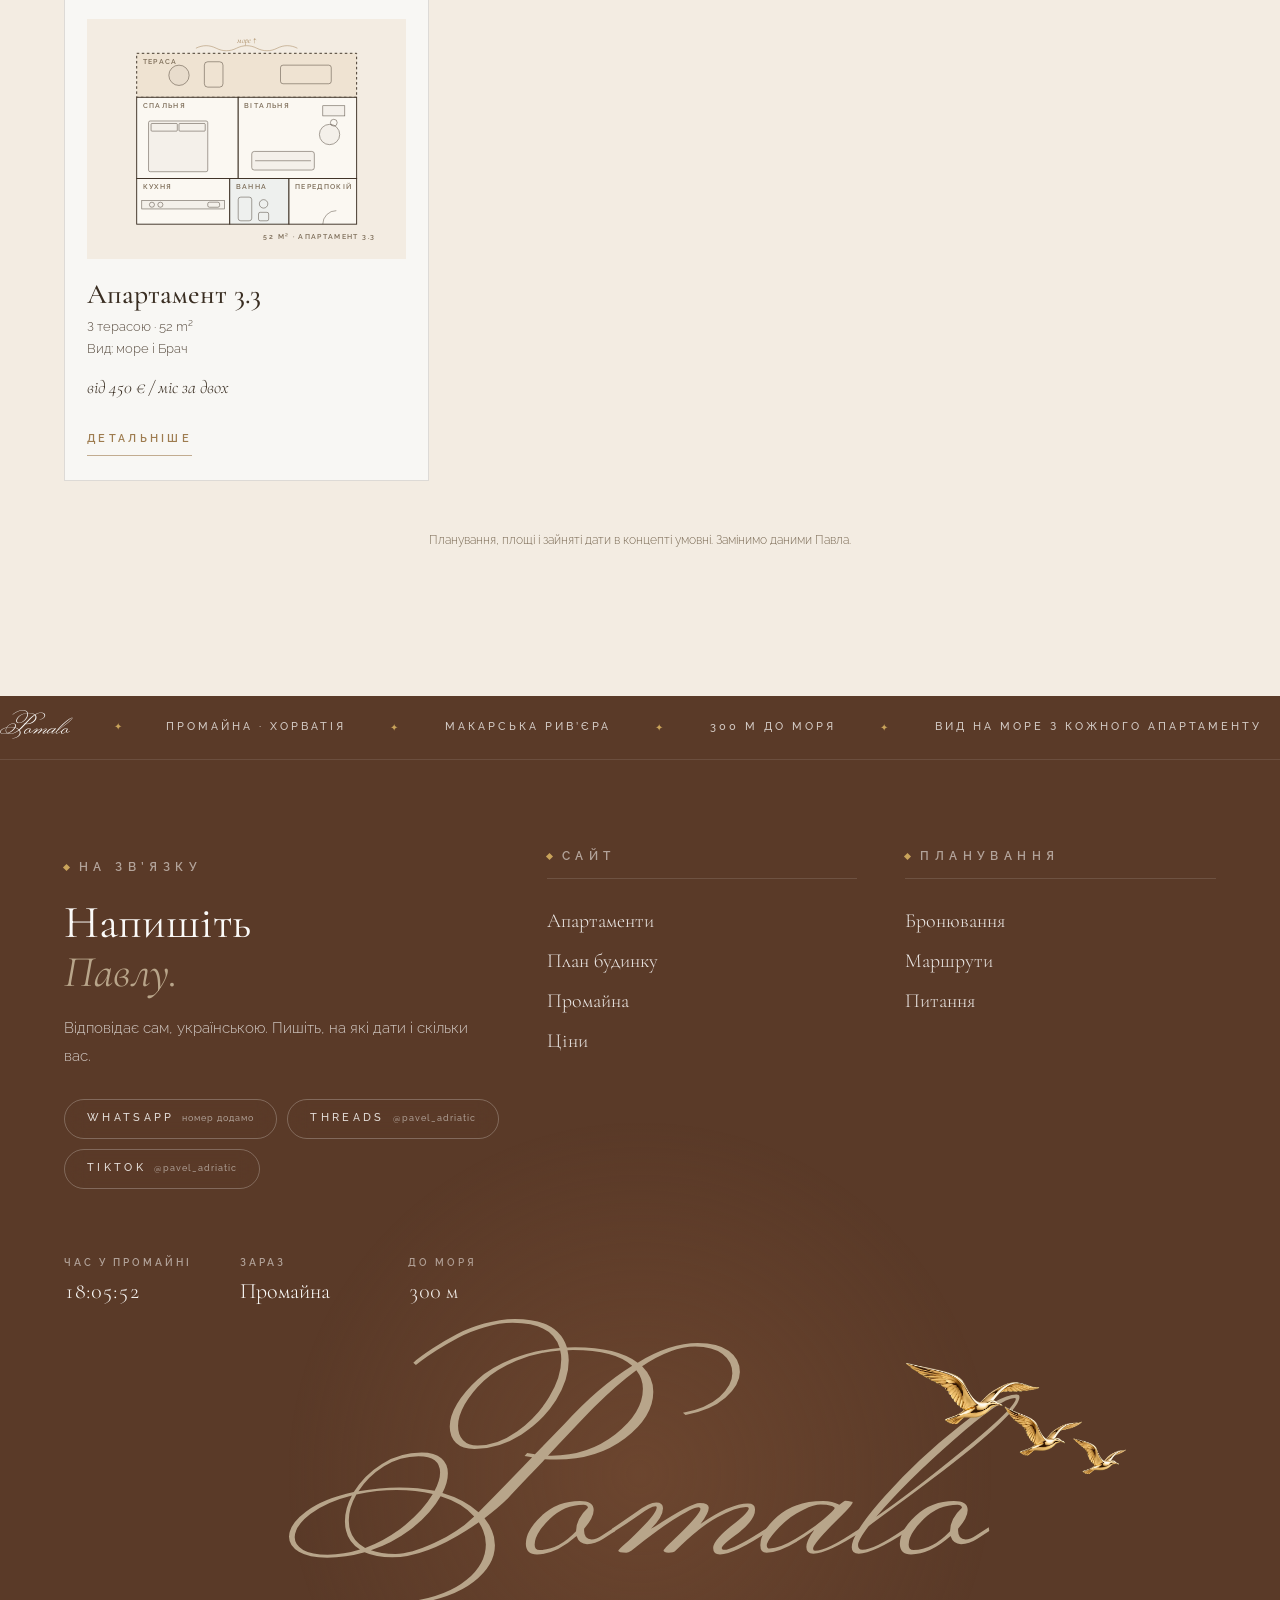
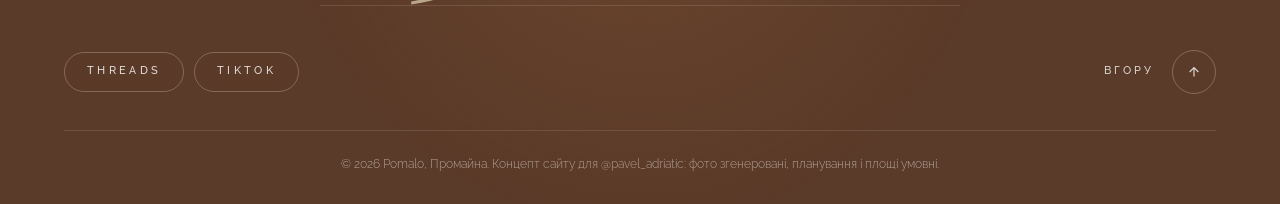
<file: apartment.html>
<!DOCTYPE html>
<html lang="uk">
<head>
<meta charset="utf-8">
<meta name="viewport" content="width=device-width, initial-scale=1">
<title>Апартамент · Pomalo, Промайна</title>
<meta name="description" content="Апартамент Pomalo в Промайні: планування, що є, сусіди зверху і знизу, календар зайнятості і запит на бронювання напряму власнику.">
<link rel="icon" type="image/svg+xml" href="assets/brand/favicon.svg">
<link rel="preconnect" href="https://fonts.googleapis.com">
<link rel="preconnect" href="https://fonts.gstatic.com" crossorigin>
<link href="https://fonts.googleapis.com/css2?family=Cormorant+Garamond:ital,wght@0,300;0,400;0,500;0,600;1,400;1,500&family=Raleway:wght@300;400;500;600&family=Monsieur+La+Doulaise&display=swap" rel="stylesheet">
<link rel="stylesheet" href="css/style.css?v=4">
</head>
<body class="summer page-solid">

<div class="veil" id="veil" aria-hidden="true"></div>

<header class="hdr scrolled" id="hdr">
  <div class="progress" id="progress"></div>
  <div class="hdr-in">
    <nav class="left" aria-label="Меню">
      <a href="index.html#apartments" data-ui="nav.apartments">Апартаменти</a>
      <a href="apartments.html#plan" data-ui="nav.plan">План будинку</a>
      <a href="index.html#days" data-ui="nav.place">Промайна</a>
      <a href="index.html#prices" data-ui="nav.prices">Ціни</a>
    </nav>
    <a class="crest-link" href="index.html" aria-label="Pomalo" data-crest></a>
    <nav class="right" aria-label="Меню">
      <a href="index.html#routes" data-ui="nav.routes">Маршрути</a>
      <a href="#book" data-ui="nav.booking">Бронювання</a>
      <div class="lang" data-lang-switch><button type="button" data-set-lang="ua" class="on">UA</button><i>/</i><button type="button" data-set-lang="en">EN</button></div>
      <button type="button" class="season-ind" data-season-toggle aria-label="Перемкнути сезон"><b data-s="ind">☀ Літо</b></button>
    </nav>
    <button type="button" class="burger" id="burger" aria-label="Меню" aria-expanded="false"><i></i><i></i><i></i></button>
  </div>
</header>

<div class="mmenu" id="mmenu" data-lenis-prevent>
  <div class="mmenu-top">
    <div class="crest" data-crest></div>
    <button type="button" class="close" data-menu-close data-ui="nav.close">Закрити</button>
  </div>
  <ul>
    <li><a href="index.html#apartments" data-ui="nav.apartments">Апартаменти</a></li>
    <li><a href="apartments.html#plan" data-ui="nav.plan">План будинку</a></li>
    <li><a href="index.html#days" data-ui="nav.place">Промайна</a></li>
    <li><a href="index.html#prices" data-ui="nav.prices">Ціни</a></li>
    <li><a href="index.html#routes" data-ui="nav.routes">Маршрути</a></li>
    <li><a href="#book" data-ui="nav.booking">Бронювання</a></li>
  </ul>
  <div class="mmenu-foot">
    <div class="row">
      <div class="lang" data-lang-switch><button type="button" data-set-lang="ua" class="on">UA</button><button type="button" data-set-lang="en">EN</button></div>
      <button type="button" data-season-toggle><span data-s="ind">☀ Літо</span></button>
    </div>
    <a class="btn-line" href="#book" data-ui="nav.write">Написати Павлу</a>
  </div>
</div>

<main class="page" id="apartment">
  <section class="ap-head">
    <div>
      <a class="back" href="apartments.html#plan"><svg viewBox="0 0 16 16"><path d="M10 3 5 8l5 5"/></svg><span data-ui="ap.back">Назад до плану</span></a>
      <div class="label" id="ap-type"></div>
      <h1 id="ap-title" style="margin-top:14px"></h1>
    </div>
    <div>
      <p class="facts" id="ap-facts"></p>
      <div class="price" id="ap-price"></div>
    </div>
  </section>

  <div class="gallery" id="gallery"></div>

  <section class="ap-grid">
    <div>
      <div class="ap-block">
        <div class="k" data-ui="ap.plan">Планування</div>
        <div class="plan2d" id="ap-plan"></div>
        <p class="note" data-ui="ap.plan.note">Планування умовне, демо.</p>
      </div>
      <div class="ap-block">
        <div class="k" data-ui="ap.calendar">Календар зайнятості</div>
        <div class="cal static" id="ap-cal"></div>
        <p class="note" data-ui="ap.calendar.note">Демо: зайняті дати умовні.</p>
      </div>
    </div>
    <div>
      <div class="ap-block">
        <div class="k" data-ui="ap.has">Що є</div>
        <div class="chips" id="ap-chips"></div>
      </div>
      <div class="ap-block">
        <div class="k" data-ui="cat.neighbours">Хто зверху і знизу</div>
        <div class="nb" id="ap-nb"></div>
      </div>
      <div class="ap-block">
        <div class="k" data-ui="ap.onfacade">Де в будинку</div>
        <div id="ap-facade"></div>
      </div>
    </div>
  </section>

  <section class="ap-book" id="book" data-reveal>
    <div class="c">
      <span class="label fade-up" data-ui="s7.label">Бронювання</span>
      <h2 class="h-sec"><span class="l1" data-ui="ap.book" data-words>Запит на цей апартамент</span></h2>
      <p class="lead fade-up d3" data-s="s7.p">Вкажіть дати і скільки вас. Павло перевірить календар і відповість особисто.</p>
    </div>
    <form class="form" id="ap-form" novalidate></form>
  </section>
</main>

<footer class="ft" id="footer">
  <div class="marquee"><div class="track" id="marquee"></div></div>
  <div class="ft-grid">
    <div>
      <span class="label" data-ui="ft.label">На зв’язку</span>
      <h2><span data-ui="ft.h1">Напишіть</span><span class="script" data-ui="ft.h2">Павлу.</span></h2>
      <p class="p" data-ui="ft.p">Відповідає сам, українською. Пишіть, на які дати і скільки вас.</p>
      <div class="cts">
        <a class="btn-pill" href="#book"><span data-ui="ft.whatsapp">WhatsApp</span><small data-ui="ft.whatsapp.note">номер додамо</small></a>
        <a class="btn-pill" href="https://www.threads.com/@pavel_adriatic" target="_blank" rel="noopener">Threads <small>@pavel_adriatic</small></a>
        <a class="btn-pill" href="https://www.tiktok.com/@pavel_adriatic" target="_blank" rel="noopener">TikTok <small>@pavel_adriatic</small></a>
      </div>
    </div>
    <div class="ft-col">
      <span class="label" data-ui="ft.site">Сайт</span>
      <ul>
        <li><a href="index.html#apartments" data-ui="nav.apartments">Апартаменти</a></li>
        <li><a href="apartments.html#plan" data-ui="nav.plan">План будинку</a></li>
        <li><a href="index.html#days" data-ui="nav.place">Промайна</a></li>
        <li><a href="index.html#prices" data-ui="nav.prices">Ціни</a></li>
      </ul>
    </div>
    <div class="ft-col">
      <span class="label" data-ui="ft.planning">Планування</span>
      <ul>
        <li><a href="#book" data-ui="nav.booking">Бронювання</a></li>
        <li><a href="index.html#routes" data-ui="nav.routes">Маршрути</a></li>
        <li><a href="#" data-ask-open data-ui="ft.questions">Питання</a></li>
      </ul>
    </div>
  </div>
  <div class="ft-live">
    <div><div class="k" data-ui="ft.time">Час у Промайні</div><div class="v" id="clock">--:--:--</div></div>
    <div><div class="k" data-ui="ft.now">Зараз</div><div class="v" id="weather">Промайна</div></div>
    <div><div class="k" data-ui="ft.sea">До моря</div><div class="v" data-ui="ft.sea.v">300 м</div></div>
  </div>
  <div class="ft-big">
    <span class="word">Pomalo</span>
    <div class="gulls"><img src="assets/img/gulls.webp" alt="" loading="lazy"></div>
  </div>
  <div class="ft-bottom">
    <div class="soc">
      <a class="btn-pill" href="https://www.threads.com/@pavel_adriatic" target="_blank" rel="noopener">Threads</a>
      <a class="btn-pill" href="https://www.tiktok.com/@pavel_adriatic" target="_blank" rel="noopener">TikTok</a>
    </div>
    <a class="up" href="#top" data-scroll-top><span data-ui="ft.up">Вгору</span><i><svg viewBox="0 0 16 16"><path d="M8 13V3M3 8l5-5 5 5"/></svg></i></a>
  </div>
  <div class="ft-copy" data-ui="ft.copy">© 2026 Pomalo, Промайна. Концепт сайту для @pavel_adriatic: фото згенеровані, планування і площі умовні.</div>
</footer>

<button type="button" class="ask-btn" id="ask-btn" aria-label="Запитати" aria-expanded="false">
  <svg viewBox="0 0 24 24"><path d="M4 5h16v11H9l-5 4z"/><path d="M8 9h8M8 12h5"/></svg>
  <span class="tip" data-ui="as.open">Запитати</span><span class="dot"></span>
</button>
<div class="ask" id="ask" data-lenis-prevent>
  <div class="ask-head">
    <h3 data-ui="as.title">Питання про Промайну</h3>
    <p data-ui="as.sub">Відповідає помічник за словами Павла. Чого не знає, передасть Павлу.</p>
    <button type="button" class="x" data-ask-close data-ui="as.close">Закрити</button>
  </div>
  <div class="ask-body" id="ask-body"><div class="ask-qs" id="ask-qs"></div></div>
  <form class="ask-form" id="ask-form"><input type="text" id="ask-input" placeholder="Ваше питання" data-ui-ph="as.ph" autocomplete="off"><button type="submit" data-ui="as.send">Надіслати</button></form>
</div>

<script defer src="vendor/lenis.min.js"></script>
<script defer src="js/data.js?v=4"></script>
<script defer src="js/main.js?v=4"></script>
<script defer src="js/apartments.js?v=4"></script>
</body>
</html>
</file>
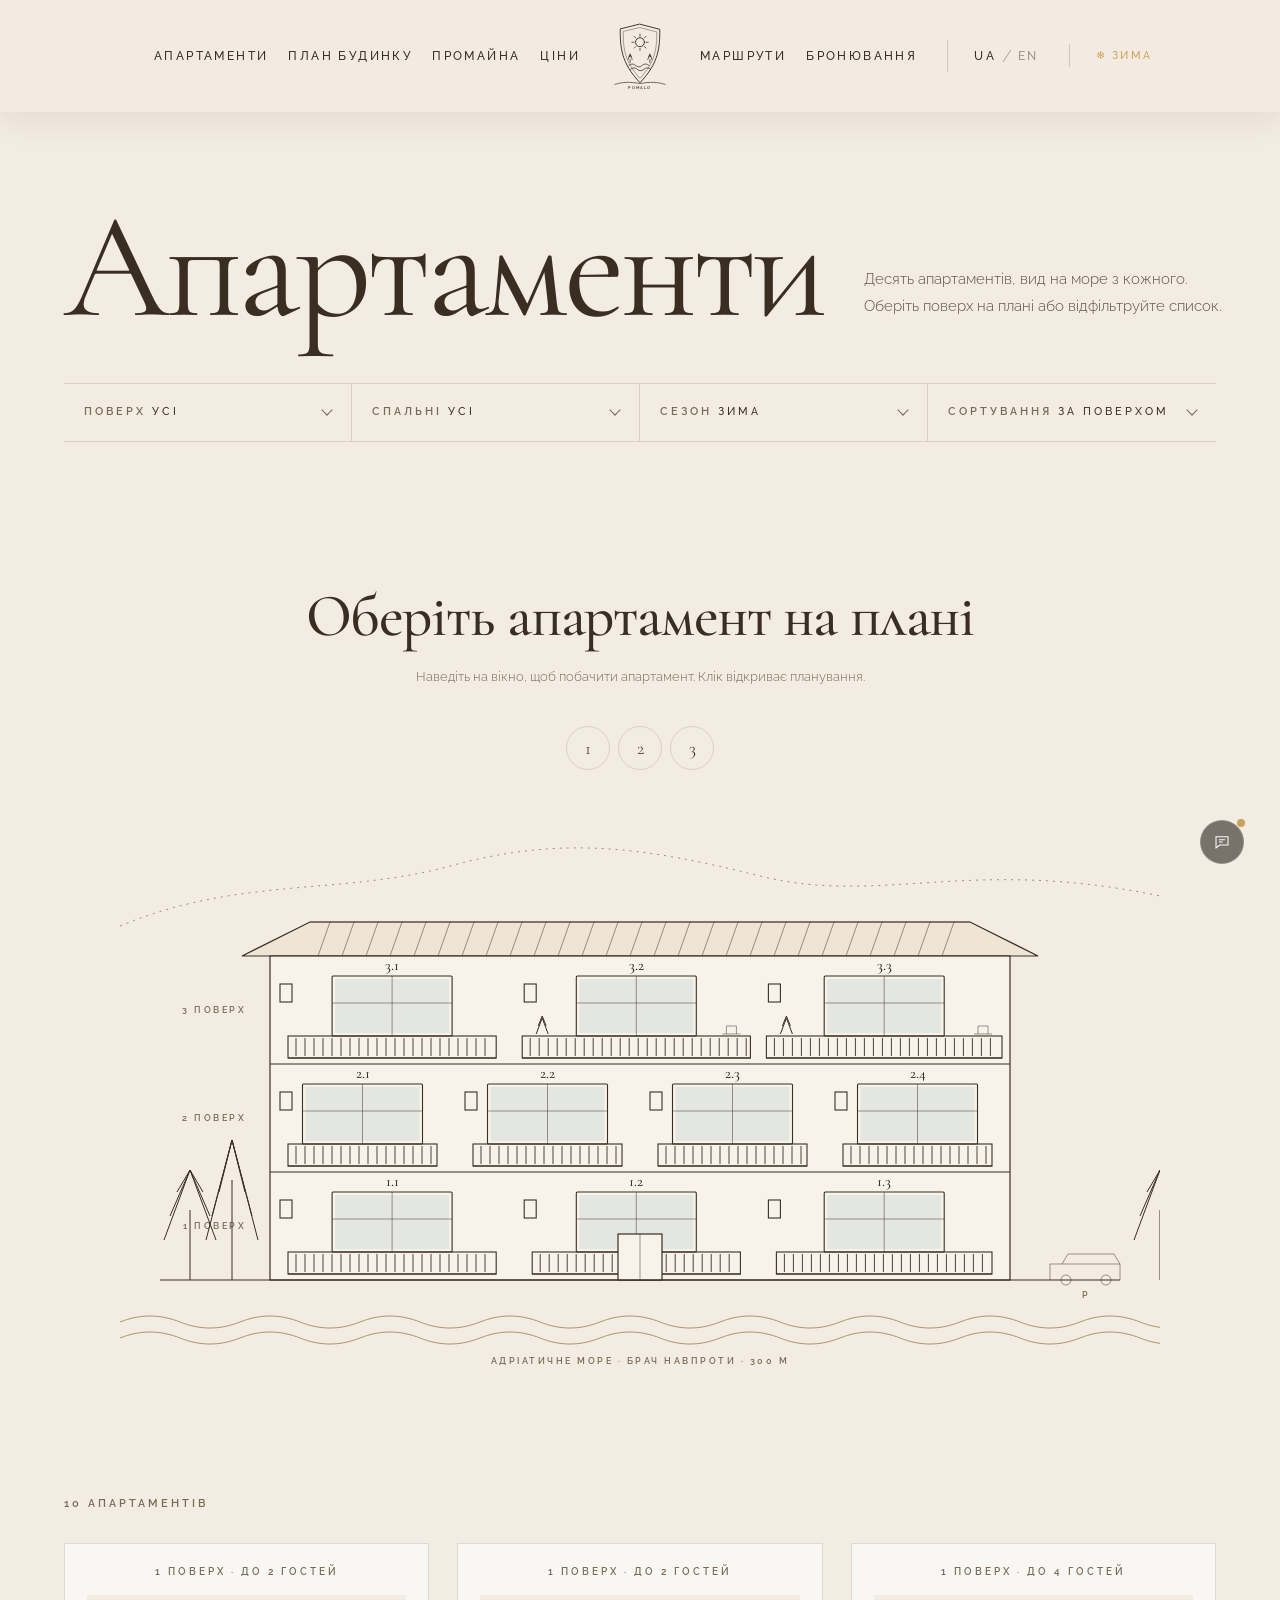
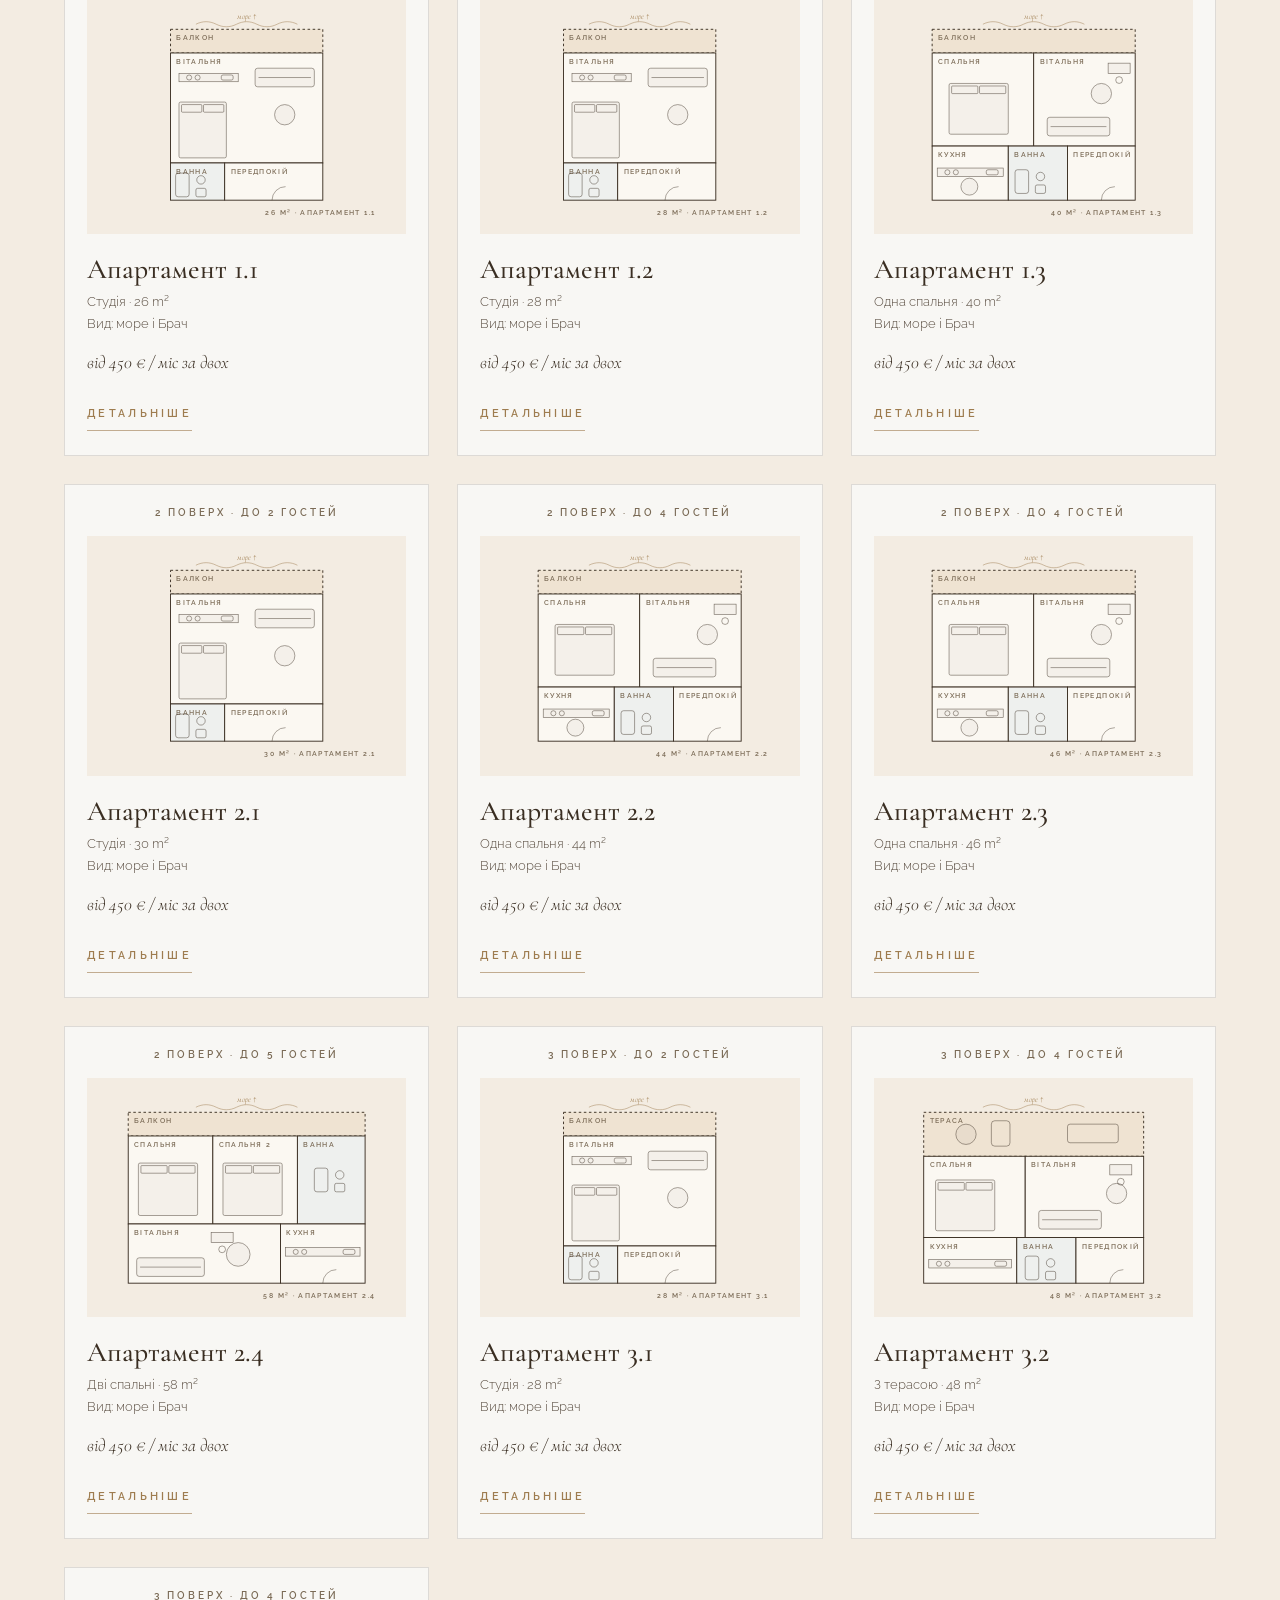
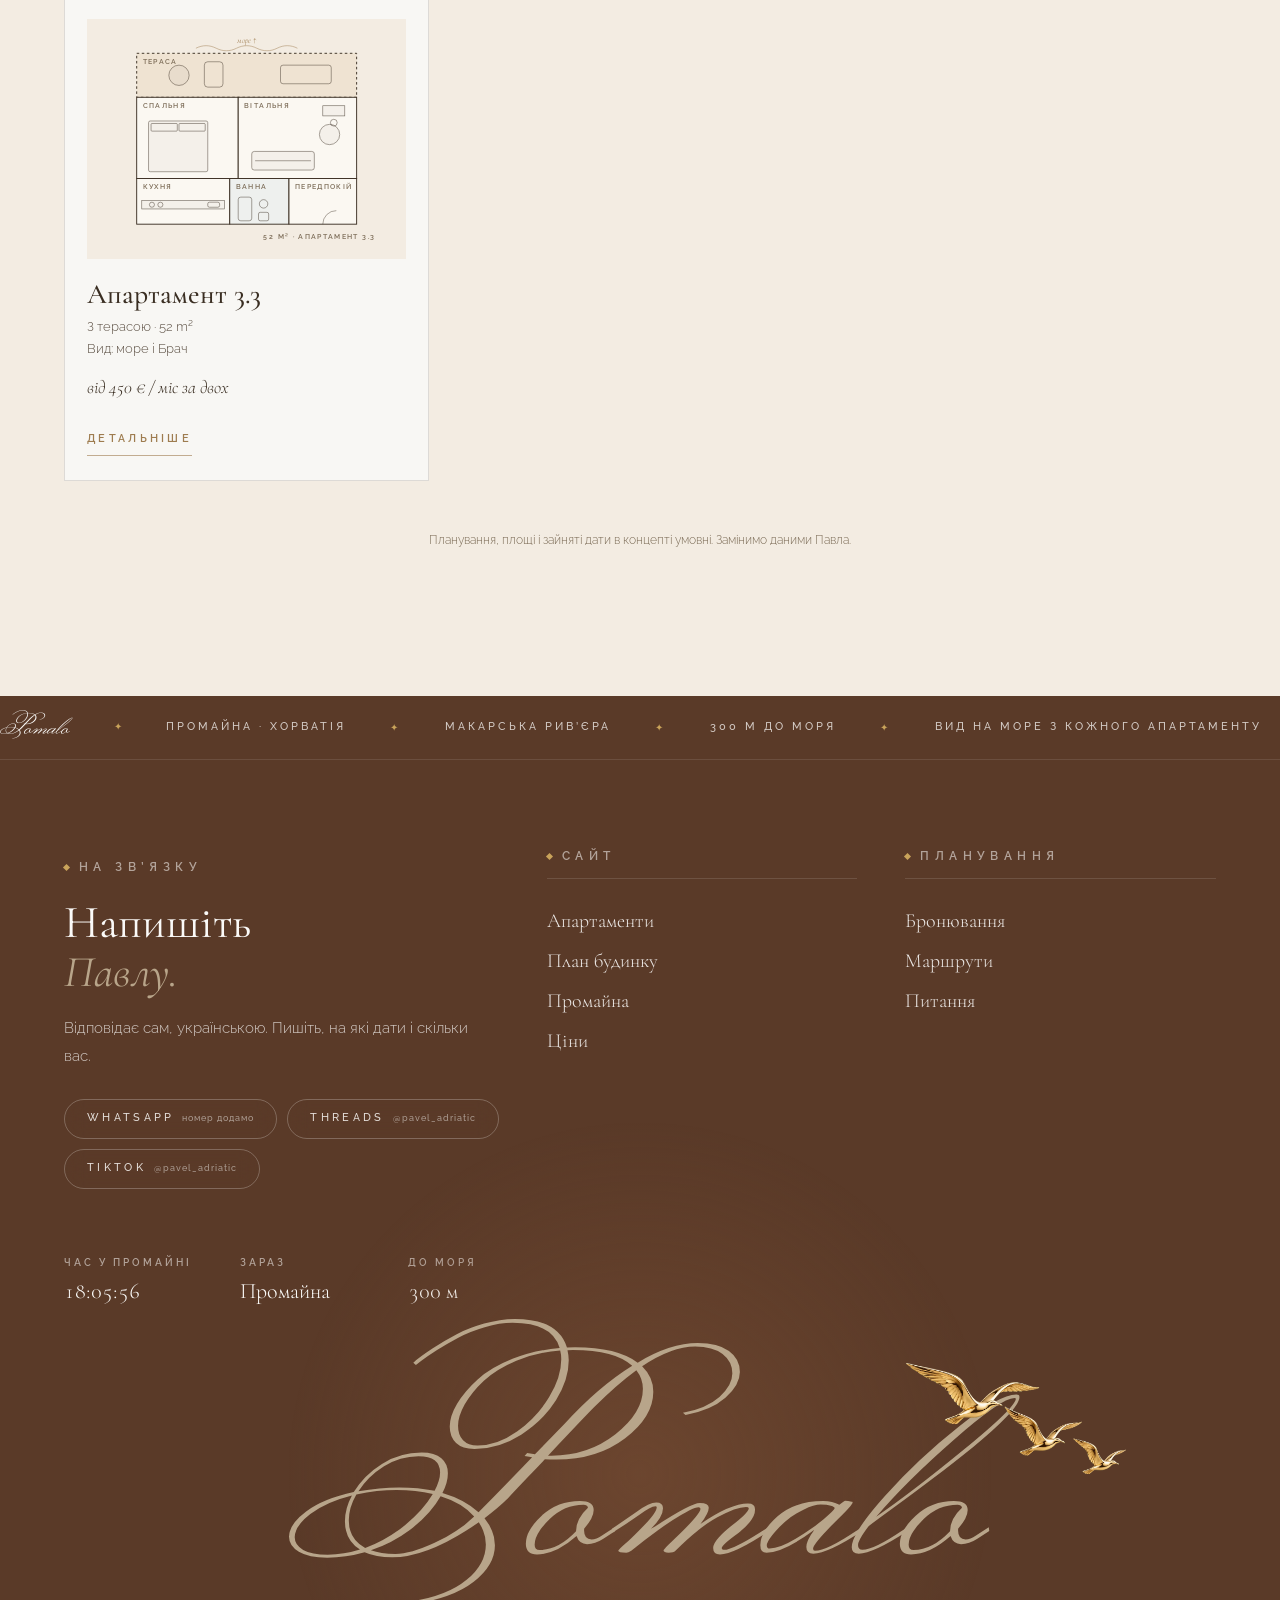
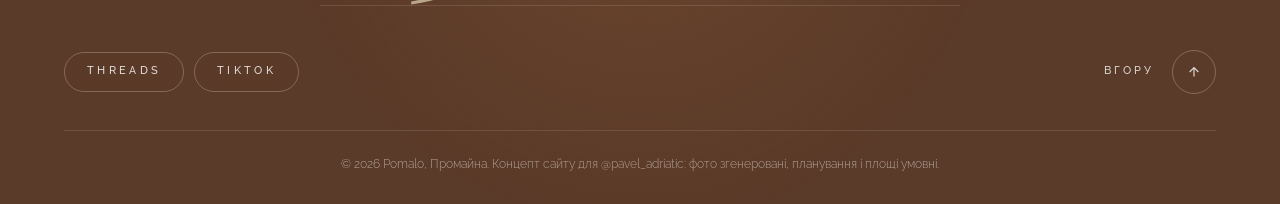
<file: apartments.html>
<!DOCTYPE html>
<html lang="uk">
<head>
<meta charset="utf-8">
<meta name="viewport" content="width=device-width, initial-scale=1">
<title>Апартаменти і план будинку · Pomalo, Промайна</title>
<meta name="description" content="Десять апартаментів Pomalo в Промайні на інтерактивному плані будинку: поверх, сусіди, планування, ціна сезону.">
<link rel="icon" type="image/svg+xml" href="assets/brand/favicon.svg">
<link rel="preconnect" href="https://fonts.googleapis.com">
<link rel="preconnect" href="https://fonts.gstatic.com" crossorigin>
<link href="https://fonts.googleapis.com/css2?family=Cormorant+Garamond:ital,wght@0,300;0,400;0,500;0,600;1,400;1,500&family=Raleway:wght@300;400;500;600&family=Monsieur+La+Doulaise&display=swap" rel="stylesheet">
<link rel="stylesheet" href="css/style.css?v=4">
</head>
<body class="summer page-solid">

<div class="veil" id="veil" aria-hidden="true"></div>

<header class="hdr scrolled" id="hdr">
  <div class="progress" id="progress"></div>
  <div class="hdr-in">
    <nav class="left" aria-label="Меню">
      <a href="index.html#apartments" data-ui="nav.apartments">Апартаменти</a>
      <a href="#plan" data-ui="nav.plan">План будинку</a>
      <a href="index.html#days" data-ui="nav.place">Промайна</a>
      <a href="index.html#prices" data-ui="nav.prices">Ціни</a>
    </nav>
    <a class="crest-link" href="index.html" aria-label="Pomalo" data-crest></a>
    <nav class="right" aria-label="Меню">
      <a href="index.html#routes" data-ui="nav.routes">Маршрути</a>
      <a href="index.html#booking" data-ui="nav.booking">Бронювання</a>
      <div class="lang" data-lang-switch><button type="button" data-set-lang="ua" class="on">UA</button><i>/</i><button type="button" data-set-lang="en">EN</button></div>
      <button type="button" class="season-ind" data-season-toggle aria-label="Перемкнути сезон"><b data-s="ind">☀ Літо</b></button>
    </nav>
    <button type="button" class="burger" id="burger" aria-label="Меню" aria-expanded="false"><i></i><i></i><i></i></button>
  </div>
</header>

<div class="mmenu" id="mmenu" data-lenis-prevent>
  <div class="mmenu-top">
    <div class="crest" data-crest></div>
    <button type="button" class="close" data-menu-close data-ui="nav.close">Закрити</button>
  </div>
  <ul>
    <li><a href="index.html#apartments" data-ui="nav.apartments">Апартаменти</a></li>
    <li><a href="#plan" data-ui="nav.plan">План будинку</a></li>
    <li><a href="index.html#days" data-ui="nav.place">Промайна</a></li>
    <li><a href="index.html#prices" data-ui="nav.prices">Ціни</a></li>
    <li><a href="index.html#routes" data-ui="nav.routes">Маршрути</a></li>
    <li><a href="index.html#booking" data-ui="nav.booking">Бронювання</a></li>
  </ul>
  <div class="mmenu-foot">
    <div class="row">
      <div class="lang" data-lang-switch><button type="button" data-set-lang="ua" class="on">UA</button><button type="button" data-set-lang="en">EN</button></div>
      <button type="button" data-season-toggle><span data-s="ind">☀ Літо</span></button>
    </div>
    <a class="btn-line" href="index.html#booking" data-ui="nav.write">Написати Павлу</a>
  </div>
</div>

<main class="page" id="catalog">
  <section class="cat-hero">
    <h1 data-ui="cat.title">Апартаменти</h1>
    <p class="sub" data-ui="cat.sub">Десять апартаментів, вид на море з кожного. Оберіть поверх на плані або відфільтруйте список.</p>
  </section>
  <div class="cat-filters" id="cat-filters"></div>

  <section class="plan-sec" id="plan" data-reveal>
    <div class="c">
      <h2 class="h-sec"><span class="l1" data-ui="cat.plan.h" data-words>Оберіть апартамент на плані</span></h2>
      <p class="hint" data-ui="cat.plan.hint">Наведіть на вікно, щоб побачити апартамент. Клік відкриває планування.</p>
    </div>
    <div class="floors" id="floors"></div>
    <div class="facade-wrap" id="facade-wrap"></div>
  </section>

  <section class="cat-grid-sec" data-reveal>
    <div class="cat-count" id="cat-count"></div>
    <div class="cat-grid" id="cat-grid"></div>
    <p class="cat-note" data-ui="cat.note">Планування, площі і зайняті дати в концепті умовні. Замінимо даними Павла.</p>
  </section>
</main>

<div class="panel-bg" id="panel-bg"></div>
<aside class="panel" id="panel" data-lenis-prevent aria-live="polite"></aside>

<footer class="ft" id="footer">
  <div class="marquee"><div class="track" id="marquee"></div></div>
  <div class="ft-grid">
    <div>
      <span class="label" data-ui="ft.label">На зв’язку</span>
      <h2><span data-ui="ft.h1">Напишіть</span><span class="script" data-ui="ft.h2">Павлу.</span></h2>
      <p class="p" data-ui="ft.p">Відповідає сам, українською. Пишіть, на які дати і скільки вас.</p>
      <div class="cts">
        <a class="btn-pill" href="index.html#booking"><span data-ui="ft.whatsapp">WhatsApp</span><small data-ui="ft.whatsapp.note">номер додамо</small></a>
        <a class="btn-pill" href="https://www.threads.com/@pavel_adriatic" target="_blank" rel="noopener">Threads <small>@pavel_adriatic</small></a>
        <a class="btn-pill" href="https://www.tiktok.com/@pavel_adriatic" target="_blank" rel="noopener">TikTok <small>@pavel_adriatic</small></a>
      </div>
    </div>
    <div class="ft-col">
      <span class="label" data-ui="ft.site">Сайт</span>
      <ul>
        <li><a href="index.html#apartments" data-ui="nav.apartments">Апартаменти</a></li>
        <li><a href="#plan" data-ui="nav.plan">План будинку</a></li>
        <li><a href="index.html#days" data-ui="nav.place">Промайна</a></li>
        <li><a href="index.html#prices" data-ui="nav.prices">Ціни</a></li>
      </ul>
    </div>
    <div class="ft-col">
      <span class="label" data-ui="ft.planning">Планування</span>
      <ul>
        <li><a href="index.html#booking" data-ui="nav.booking">Бронювання</a></li>
        <li><a href="index.html#routes" data-ui="nav.routes">Маршрути</a></li>
        <li><a href="#" data-ask-open data-ui="ft.questions">Питання</a></li>
      </ul>
    </div>
  </div>
  <div class="ft-live">
    <div><div class="k" data-ui="ft.time">Час у Промайні</div><div class="v" id="clock">--:--:--</div></div>
    <div><div class="k" data-ui="ft.now">Зараз</div><div class="v" id="weather">Промайна</div></div>
    <div><div class="k" data-ui="ft.sea">До моря</div><div class="v" data-ui="ft.sea.v">300 м</div></div>
  </div>
  <div class="ft-big">
    <span class="word">Pomalo</span>
    <div class="gulls"><img src="assets/img/gulls.webp" alt="" loading="lazy"></div>
  </div>
  <div class="ft-bottom">
    <div class="soc">
      <a class="btn-pill" href="https://www.threads.com/@pavel_adriatic" target="_blank" rel="noopener">Threads</a>
      <a class="btn-pill" href="https://www.tiktok.com/@pavel_adriatic" target="_blank" rel="noopener">TikTok</a>
    </div>
    <a class="up" href="#top" data-scroll-top><span data-ui="ft.up">Вгору</span><i><svg viewBox="0 0 16 16"><path d="M8 13V3M3 8l5-5 5 5"/></svg></i></a>
  </div>
  <div class="ft-copy" data-ui="ft.copy">© 2026 Pomalo, Промайна. Концепт сайту для @pavel_adriatic: фото згенеровані, планування і площі умовні.</div>
</footer>

<button type="button" class="ask-btn" id="ask-btn" aria-label="Запитати" aria-expanded="false">
  <svg viewBox="0 0 24 24"><path d="M4 5h16v11H9l-5 4z"/><path d="M8 9h8M8 12h5"/></svg>
  <span class="tip" data-ui="as.open">Запитати</span><span class="dot"></span>
</button>
<div class="ask" id="ask" data-lenis-prevent>
  <div class="ask-head">
    <h3 data-ui="as.title">Питання про Промайну</h3>
    <p data-ui="as.sub">Відповідає помічник за словами Павла. Чого не знає, передасть Павлу.</p>
    <button type="button" class="x" data-ask-close data-ui="as.close">Закрити</button>
  </div>
  <div class="ask-body" id="ask-body"><div class="ask-qs" id="ask-qs"></div></div>
  <form class="ask-form" id="ask-form"><input type="text" id="ask-input" placeholder="Ваше питання" data-ui-ph="as.ph" autocomplete="off"><button type="submit" data-ui="as.send">Надіслати</button></form>
</div>

<script defer src="vendor/lenis.min.js"></script>
<script defer src="js/data.js?v=4"></script>
<script defer src="js/main.js?v=4"></script>
<script defer src="js/apartments.js?v=4"></script>
</body>
</html>
</file>
<file: vendor/leaflet.css>
/* required styles */

.leaflet-pane,
.leaflet-tile,
.leaflet-marker-icon,
.leaflet-marker-shadow,
.leaflet-tile-container,
.leaflet-pane > svg,
.leaflet-pane > canvas,
.leaflet-zoom-box,
.leaflet-image-layer,
.leaflet-layer {
	position: absolute;
	left: 0;
	top: 0;
	}
.leaflet-container {
	overflow: hidden;
	}
.leaflet-tile,
.leaflet-marker-icon,
.leaflet-marker-shadow {
	-webkit-user-select: none;
	   -moz-user-select: none;
	        user-select: none;
	  -webkit-user-drag: none;
	}
/* Prevents IE11 from highlighting tiles in blue */
.leaflet-tile::selection {
	background: transparent;
}
/* Safari renders non-retina tile on retina better with this, but Chrome is worse */
.leaflet-safari .leaflet-tile {
	image-rendering: -webkit-optimize-contrast;
	}
/* hack that prevents hw layers "stretching" when loading new tiles */
.leaflet-safari .leaflet-tile-container {
	width: 1600px;
	height: 1600px;
	-webkit-transform-origin: 0 0;
	}
.leaflet-marker-icon,
.leaflet-marker-shadow {
	display: block;
	}
/* .leaflet-container svg: reset svg max-width decleration shipped in Joomla! (joomla.org) 3.x */
/* .leaflet-container img: map is broken in FF if you have max-width: 100% on tiles */
.leaflet-container .leaflet-overlay-pane svg {
	max-width: none !important;
	max-height: none !important;
	}
.leaflet-container .leaflet-marker-pane img,
.leaflet-container .leaflet-shadow-pane img,
.leaflet-container .leaflet-tile-pane img,
.leaflet-container img.leaflet-image-layer,
.leaflet-container .leaflet-tile {
	max-width: none !important;
	max-height: none !important;
	width: auto;
	padding: 0;
	}

.leaflet-container img.leaflet-tile {
	/* See: https://bugs.chromium.org/p/chromium/issues/detail?id=600120 */
	mix-blend-mode: plus-lighter;
}

.leaflet-container.leaflet-touch-zoom {
	-ms-touch-action: pan-x pan-y;
	touch-action: pan-x pan-y;
	}
.leaflet-container.leaflet-touch-drag {
	-ms-touch-action: pinch-zoom;
	/* Fallback for FF which doesn't support pinch-zoom */
	touch-action: none;
	touch-action: pinch-zoom;
}
.leaflet-container.leaflet-touch-drag.leaflet-touch-zoom {
	-ms-touch-action: none;
	touch-action: none;
}
.leaflet-container {
	-webkit-tap-highlight-color: transparent;
}
.leaflet-container a {
	-webkit-tap-highlight-color: rgba(51, 181, 229, 0.4);
}
.leaflet-tile {
	filter: inherit;
	visibility: hidden;
	}
.leaflet-tile-loaded {
	visibility: inherit;
	}
.leaflet-zoom-box {
	width: 0;
	height: 0;
	-moz-box-sizing: border-box;
	     box-sizing: border-box;
	z-index: 800;
	}
/* workaround for https://bugzilla.mozilla.org/show_bug.cgi?id=888319 */
.leaflet-overlay-pane svg {
	-moz-user-select: none;
	}

.leaflet-pane         { z-index: 400; }

.leaflet-tile-pane    { z-index: 200; }
.leaflet-overlay-pane { z-index: 400; }
.leaflet-shadow-pane  { z-index: 500; }
.leaflet-marker-pane  { z-index: 600; }
.leaflet-tooltip-pane   { z-index: 650; }
.leaflet-popup-pane   { z-index: 700; }

.leaflet-map-pane canvas { z-index: 100; }
.leaflet-map-pane svg    { z-index: 200; }

.leaflet-vml-shape {
	width: 1px;
	height: 1px;
	}
.lvml {
	behavior: url(#default#VML);
	display: inline-block;
	position: absolute;
	}


/* control positioning */

.leaflet-control {
	position: relative;
	z-index: 800;
	pointer-events: visiblePainted; /* IE 9-10 doesn't have auto */
	pointer-events: auto;
	}
.leaflet-top,
.leaflet-bottom {
	position: absolute;
	z-index: 1000;
	pointer-events: none;
	}
.leaflet-top {
	top: 0;
	}
.leaflet-right {
	right: 0;
	}
.leaflet-bottom {
	bottom: 0;
	}
.leaflet-left {
	left: 0;
	}
.leaflet-control {
	float: left;
	clear: both;
	}
.leaflet-right .leaflet-control {
	float: right;
	}
.leaflet-top .leaflet-control {
	margin-top: 10px;
	}
.leaflet-bottom .leaflet-control {
	margin-bottom: 10px;
	}
.leaflet-left .leaflet-control {
	margin-left: 10px;
	}
.leaflet-right .leaflet-control {
	margin-right: 10px;
	}


/* zoom and fade animations */

.leaflet-fade-anim .leaflet-popup {
	opacity: 0;
	-webkit-transition: opacity 0.2s linear;
	   -moz-transition: opacity 0.2s linear;
	        transition: opacity 0.2s linear;
	}
.leaflet-fade-anim .leaflet-map-pane .leaflet-popup {
	opacity: 1;
	}
.leaflet-zoom-animated {
	-webkit-transform-origin: 0 0;
	    -ms-transform-origin: 0 0;
	        transform-origin: 0 0;
	}
svg.leaflet-zoom-animated {
	will-change: transform;
}

.leaflet-zoom-anim .leaflet-zoom-animated {
	-webkit-transition: -webkit-transform 0.25s cubic-bezier(0,0,0.25,1);
	   -moz-transition:    -moz-transform 0.25s cubic-bezier(0,0,0.25,1);
	        transition:         transform 0.25s cubic-bezier(0,0,0.25,1);
	}
.leaflet-zoom-anim .leaflet-tile,
.leaflet-pan-anim .leaflet-tile {
	-webkit-transition: none;
	   -moz-transition: none;
	        transition: none;
	}

.leaflet-zoom-anim .leaflet-zoom-hide {
	visibility: hidden;
	}


/* cursors */

.leaflet-interactive {
	cursor: pointer;
	}
.leaflet-grab {
	cursor: -webkit-grab;
	cursor:    -moz-grab;
	cursor:         grab;
	}
.leaflet-crosshair,
.leaflet-crosshair .leaflet-interactive {
	cursor: crosshair;
	}
.leaflet-popup-pane,
.leaflet-control {
	cursor: auto;
	}
.leaflet-dragging .leaflet-grab,
.leaflet-dragging .leaflet-grab .leaflet-interactive,
.leaflet-dragging .leaflet-marker-draggable {
	cursor: move;
	cursor: -webkit-grabbing;
	cursor:    -moz-grabbing;
	cursor:         grabbing;
	}

/* marker & overlays interactivity */
.leaflet-marker-icon,
.leaflet-marker-shadow,
.leaflet-image-layer,
.leaflet-pane > svg path,
.leaflet-tile-container {
	pointer-events: none;
	}

.leaflet-marker-icon.leaflet-interactive,
.leaflet-image-layer.leaflet-interactive,
.leaflet-pane > svg path.leaflet-interactive,
svg.leaflet-image-layer.leaflet-interactive path {
	pointer-events: visiblePainted; /* IE 9-10 doesn't have auto */
	pointer-events: auto;
	}

/* visual tweaks */

.leaflet-container {
	background: #ddd;
	outline-offset: 1px;
	}
.leaflet-container a {
	color: #0078A8;
	}
.leaflet-zoom-box {
	border: 2px dotted #38f;
	background: rgba(255,255,255,0.5);
	}


/* general typography */
.leaflet-container {
	font-family: "Helvetica Neue", Arial, Helvetica, sans-serif;
	font-size: 12px;
	font-size: 0.75rem;
	line-height: 1.5;
	}


/* general toolbar styles */

.leaflet-bar {
	box-shadow: 0 1px 5px rgba(0,0,0,0.65);
	border-radius: 4px;
	}
.leaflet-bar a {
	background-color: #fff;
	border-bottom: 1px solid #ccc;
	width: 26px;
	height: 26px;
	line-height: 26px;
	display: block;
	text-align: center;
	text-decoration: none;
	color: black;
	}
.leaflet-bar a,
.leaflet-control-layers-toggle {
	background-position: 50% 50%;
	background-repeat: no-repeat;
	display: block;
	}
.leaflet-bar a:hover,
.leaflet-bar a:focus {
	background-color: #f4f4f4;
	}
.leaflet-bar a:first-child {
	border-top-left-radius: 4px;
	border-top-right-radius: 4px;
	}
.leaflet-bar a:last-child {
	border-bottom-left-radius: 4px;
	border-bottom-right-radius: 4px;
	border-bottom: none;
	}
.leaflet-bar a.leaflet-disabled {
	cursor: default;
	background-color: #f4f4f4;
	color: #bbb;
	}

.leaflet-touch .leaflet-bar a {
	width: 30px;
	height: 30px;
	line-height: 30px;
	}
.leaflet-touch .leaflet-bar a:first-child {
	border-top-left-radius: 2px;
	border-top-right-radius: 2px;
	}
.leaflet-touch .leaflet-bar a:last-child {
	border-bottom-left-radius: 2px;
	border-bottom-right-radius: 2px;
	}

/* zoom control */

.leaflet-control-zoom-in,
.leaflet-control-zoom-out {
	font: bold 18px 'Lucida Console', Monaco, monospace;
	text-indent: 1px;
	}

.leaflet-touch .leaflet-control-zoom-in, .leaflet-touch .leaflet-control-zoom-out  {
	font-size: 22px;
	}


/* layers control */

.leaflet-control-layers {
	box-shadow: 0 1px 5px rgba(0,0,0,0.4);
	background: #fff;
	border-radius: 5px;
	}
.leaflet-control-layers-toggle {
	background-image: url(images/layers.png);
	width: 36px;
	height: 36px;
	}
.leaflet-retina .leaflet-control-layers-toggle {
	background-image: url(images/layers-2x.png);
	background-size: 26px 26px;
	}
.leaflet-touch .leaflet-control-layers-toggle {
	width: 44px;
	height: 44px;
	}
.leaflet-control-layers .leaflet-control-layers-list,
.leaflet-control-layers-expanded .leaflet-control-layers-toggle {
	display: none;
	}
.leaflet-control-layers-expanded .leaflet-control-layers-list {
	display: block;
	position: relative;
	}
.leaflet-control-layers-expanded {
	padding: 6px 10px 6px 6px;
	color: #333;
	background: #fff;
	}
.leaflet-control-layers-scrollbar {
	overflow-y: scroll;
	overflow-x: hidden;
	padding-right: 5px;
	}
.leaflet-control-layers-selector {
	margin-top: 2px;
	position: relative;
	top: 1px;
	}
.leaflet-control-layers label {
	display: block;
	font-size: 13px;
	font-size: 1.08333em;
	}
.leaflet-control-layers-separator {
	height: 0;
	border-top: 1px solid #ddd;
	margin: 5px -10px 5px -6px;
	}

/* Default icon URLs */
.leaflet-default-icon-path { /* used only in path-guessing heuristic, see L.Icon.Default */
	background-image: url(images/marker-icon.png);
	}


/* attribution and scale controls */

.leaflet-container .leaflet-control-attribution {
	background: #fff;
	background: rgba(255, 255, 255, 0.8);
	margin: 0;
	}
.leaflet-control-attribution,
.leaflet-control-scale-line {
	padding: 0 5px;
	color: #333;
	line-height: 1.4;
	}
.leaflet-control-attribution a {
	text-decoration: none;
	}
.leaflet-control-attribution a:hover,
.leaflet-control-attribution a:focus {
	text-decoration: underline;
	}
.leaflet-attribution-flag {
	display: inline !important;
	vertical-align: baseline !important;
	width: 1em;
	height: 0.6669em;
	}
.leaflet-left .leaflet-control-scale {
	margin-left: 5px;
	}
.leaflet-bottom .leaflet-control-scale {
	margin-bottom: 5px;
	}
.leaflet-control-scale-line {
	border: 2px solid #777;
	border-top: none;
	line-height: 1.1;
	padding: 2px 5px 1px;
	white-space: nowrap;
	-moz-box-sizing: border-box;
	     box-sizing: border-box;
	background: rgba(255, 255, 255, 0.8);
	text-shadow: 1px 1px #fff;
	}
.leaflet-control-scale-line:not(:first-child) {
	border-top: 2px solid #777;
	border-bottom: none;
	margin-top: -2px;
	}
.leaflet-control-scale-line:not(:first-child):not(:last-child) {
	border-bottom: 2px solid #777;
	}

.leaflet-touch .leaflet-control-attribution,
.leaflet-touch .leaflet-control-layers,
.leaflet-touch .leaflet-bar {
	box-shadow: none;
	}
.leaflet-touch .leaflet-control-layers,
.leaflet-touch .leaflet-bar {
	border: 2px solid rgba(0,0,0,0.2);
	background-clip: padding-box;
	}


/* popup */

.leaflet-popup {
	position: absolute;
	text-align: center;
	margin-bottom: 20px;
	}
.leaflet-popup-content-wrapper {
	padding: 1px;
	text-align: left;
	border-radius: 12px;
	}
.leaflet-popup-content {
	margin: 13px 24px 13px 20px;
	line-height: 1.3;
	font-size: 13px;
	font-size: 1.08333em;
	min-height: 1px;
	}
.leaflet-popup-content p {
	margin: 17px 0;
	margin: 1.3em 0;
	}
.leaflet-popup-tip-container {
	width: 40px;
	height: 20px;
	position: absolute;
	left: 50%;
	margin-top: -1px;
	margin-left: -20px;
	overflow: hidden;
	pointer-events: none;
	}
.leaflet-popup-tip {
	width: 17px;
	height: 17px;
	padding: 1px;

	margin: -10px auto 0;
	pointer-events: auto;

	-webkit-transform: rotate(45deg);
	   -moz-transform: rotate(45deg);
	    -ms-transform: rotate(45deg);
	        transform: rotate(45deg);
	}
.leaflet-popup-content-wrapper,
.leaflet-popup-tip {
	background: white;
	color: #333;
	box-shadow: 0 3px 14px rgba(0,0,0,0.4);
	}
.leaflet-container a.leaflet-popup-close-button {
	position: absolute;
	top: 0;
	right: 0;
	border: none;
	text-align: center;
	width: 24px;
	height: 24px;
	font: 16px/24px Tahoma, Verdana, sans-serif;
	color: #757575;
	text-decoration: none;
	background: transparent;
	}
.leaflet-container a.leaflet-popup-close-button:hover,
.leaflet-container a.leaflet-popup-close-button:focus {
	color: #585858;
	}
.leaflet-popup-scrolled {
	overflow: auto;
	}

.leaflet-oldie .leaflet-popup-content-wrapper {
	-ms-zoom: 1;
	}
.leaflet-oldie .leaflet-popup-tip {
	width: 24px;
	margin: 0 auto;

	-ms-filter: "progid:DXImageTransform.Microsoft.Matrix(M11=0.70710678, M12=0.70710678, M21=-0.70710678, M22=0.70710678)";
	filter: progid:DXImageTransform.Microsoft.Matrix(M11=0.70710678, M12=0.70710678, M21=-0.70710678, M22=0.70710678);
	}

.leaflet-oldie .leaflet-control-zoom,
.leaflet-oldie .leaflet-control-layers,
.leaflet-oldie .leaflet-popup-content-wrapper,
.leaflet-oldie .leaflet-popup-tip {
	border: 1px solid #999;
	}


/* div icon */

.leaflet-div-icon {
	background: #fff;
	border: 1px solid #666;
	}


/* Tooltip */
/* Base styles for the element that has a tooltip */
.leaflet-tooltip {
	position: absolute;
	padding: 6px;
	background-color: #fff;
	border: 1px solid #fff;
	border-radius: 3px;
	color: #222;
	white-space: nowrap;
	-webkit-user-select: none;
	-moz-user-select: none;
	-ms-user-select: none;
	user-select: none;
	pointer-events: none;
	box-shadow: 0 1px 3px rgba(0,0,0,0.4);
	}
.leaflet-tooltip.leaflet-interactive {
	cursor: pointer;
	pointer-events: auto;
	}
.leaflet-tooltip-top:before,
.leaflet-tooltip-bottom:before,
.leaflet-tooltip-left:before,
.leaflet-tooltip-right:before {
	position: absolute;
	pointer-events: none;
	border: 6px solid transparent;
	background: transparent;
	content: "";
	}

/* Directions */

.leaflet-tooltip-bottom {
	margin-top: 6px;
}
.leaflet-tooltip-top {
	margin-top: -6px;
}
.leaflet-tooltip-bottom:before,
.leaflet-tooltip-top:before {
	left: 50%;
	margin-left: -6px;
	}
.leaflet-tooltip-top:before {
	bottom: 0;
	margin-bottom: -12px;
	border-top-color: #fff;
	}
.leaflet-tooltip-bottom:before {
	top: 0;
	margin-top: -12px;
	margin-left: -6px;
	border-bottom-color: #fff;
	}
.leaflet-tooltip-left {
	margin-left: -6px;
}
.leaflet-tooltip-right {
	margin-left: 6px;
}
.leaflet-tooltip-left:before,
.leaflet-tooltip-right:before {
	top: 50%;
	margin-top: -6px;
	}
.leaflet-tooltip-left:before {
	right: 0;
	margin-right: -12px;
	border-left-color: #fff;
	}
.leaflet-tooltip-right:before {
	left: 0;
	margin-left: -12px;
	border-right-color: #fff;
	}

/* Printing */

@media print {
	/* Prevent printers from removing background-images of controls. */
	.leaflet-control {
		-webkit-print-color-adjust: exact;
		print-color-adjust: exact;
		}
	}
</file>
<file: css/style.css>
/* Pomalo, Promajna. Clone of the Villa Aurelia layout, light version, two seasons. */

:root {
  --cream: #f3ece2;
  --cream-2: #f8f7f4;
  --cream-3: #f4f0e8;
  --ink: #2a221b;
  --head: #3a2e22;
  --text: #5b4f43;
  --label: #7a6a55;
  --gold: #b8a58a;
  --gold-2: #9e7c4f;
  --gold-dot: #c9a35a;
  --dark: #0c0b09;
  --brown: #5a3d30;
  --footer: #5a3a28;
  --white: #fbfaf8;
  --btn-light: #f5efe1;
  --btn-text: #5c3d12;
  --line: rgba(58, 46, 34, .14);

  --f-serif: 'Cormorant Garamond', 'Times New Roman', serif;
  --f-sans: 'Raleway', 'Segoe UI', Arial, sans-serif;
  --f-script: 'Monsieur La Doulaise', 'Brush Script MT', cursive;

  --fs-hero: 187px;
  --fs-h1: 66px;
  --fs-h1i: 57.6px;
  --fs-big: 77.76px;
  --fs-bigi: 68px;
  --fs-footer: 317px;
  --fs-card-h: 34.56px;
  --fs-body: 17px;
  --fs-cat: 180px;

  --sp-section: 144px;
  --sp-head: 56px;
  --gutter: 84px;
  --hdr: 128px;
  --hdr-s: 112px;
  --col: 568px;

  --ease: cubic-bezier(.16, 1, .3, 1);
  --ease-2: cubic-bezier(.22, 1, .36, 1);
}

@media (max-width: 1440px) {
  :root { --fs-hero: 160px; --fs-h1: 60px; --fs-h1i: 52px; --fs-big: 70px; --fs-bigi: 60px; --fs-footer: 260px; --fs-cat: 150px; --gutter: 64px; --col: 540px; }
}
@media (max-width: 1100px) {
  :root { --fs-hero: 130px; --fs-h1: 50px; --fs-h1i: 43px; --fs-big: 58px; --fs-bigi: 50px; --fs-footer: 180px; --fs-cat: 110px; --fs-card-h: 30px; --sp-section: 112px; --gutter: 40px; --hdr: 104px; --hdr-s: 92px; --col: 520px; }
}
@media (max-width: 768px) {
  :root { --fs-hero: 96px; --fs-h1: 42px; --fs-h1i: 36px; --fs-big: 48px; --fs-bigi: 42px; --fs-footer: 120px; --fs-cat: 76px; --fs-card-h: 27px; --fs-body: 16px; --sp-section: 88px; --sp-head: 40px; --gutter: 28px; --hdr: 88px; --hdr-s: 76px; }
}
@media (max-width: 480px) {
  :root { --fs-hero: 72px; --fs-h1: 34px; --fs-h1i: 30px; --fs-big: 40px; --fs-bigi: 34px; --fs-footer: 88px; --fs-cat: 64px; --fs-card-h: 24px; --fs-body: 15px; --sp-section: 72px; --sp-head: 32px; --gutter: 20px; --hdr: 76px; --hdr-s: 68px; }
}

/* ---------- base ---------- */
*, *::before, *::after { box-sizing: border-box; }
html { -webkit-text-size-adjust: 100%; scroll-behavior: auto; }
html, body { overflow-x: clip; }
body {
  margin: 0;
  background: var(--cream);
  color: var(--text);
  font-family: var(--f-sans);
  font-weight: 300;
  font-size: var(--fs-body);
  line-height: 1.9;
  -webkit-font-smoothing: antialiased;
  min-width: 320px;
}
body.no-scroll { overflow: hidden; }
img { display: block; max-width: 100%; height: auto; }
a { color: inherit; text-decoration: none; }
button { font: inherit; color: inherit; background: none; border: 0; padding: 0; cursor: pointer; }
input, select, textarea { font: inherit; color: inherit; }
h1, h2, h3, h4, p { margin: 0; }
ul { list-style: none; margin: 0; padding: 0; }
.sr-only { position: absolute; width: 1px; height: 1px; overflow: hidden; clip: rect(0 0 0 0); white-space: nowrap; }
svg { display: block; }
:focus-visible { outline: 2px solid var(--gold-dot); outline-offset: 3px; }

/* ---------- typography ---------- */
.h-sec { font-family: var(--f-serif); color: var(--head); text-align: center; margin: 0; font-weight: 500; }
.h-sec .l1 { display: block; font-size: var(--fs-h1); line-height: 1.02; letter-spacing: -.02em; }
.h-sec .l2 { display: block; font-size: var(--fs-h1i); line-height: 1.08; font-style: italic; font-weight: 400; letter-spacing: -.01em; }
.h-sec.big .l1 { font-size: var(--fs-big); }
.h-sec.big .l2 { font-size: var(--fs-bigi); }
.h-sec.light { color: var(--white); }
.h-sec .l2.gold { color: var(--gold); }

.label {
  display: inline-flex; align-items: center; gap: 10px;
  font-family: var(--f-sans); font-size: 12px; font-weight: 600; letter-spacing: 5.4px; text-transform: uppercase;
  color: var(--label); line-height: 1.4;
}
.label::before { content: ''; width: 5px; height: 5px; background: var(--gold-dot); transform: rotate(45deg); flex: 0 0 5px; }
.label.light { color: rgba(251, 250, 248, .78); }
.label.light::before { background: var(--gold-dot); }

.lead { max-width: var(--col); margin: 0 auto; text-align: center; font-size: var(--fs-body); font-weight: 300; line-height: 1.95; color: var(--text); }

/* word reveal: words stay inline-level so lines do not reflow */
.rv { display: inline-block; vertical-align: top; overflow: hidden; padding: .04em .02em .14em; margin: -.04em -.02em -.14em; }
.rv > span { display: inline-block; transform: translate3d(0, 112%, 0) rotate(2deg); transition: transform .9s var(--ease-2); will-change: transform; }
.in .rv > span, .rv.in > span { transform: translate3d(0, 0, 0) rotate(0); }
.fade-up { opacity: 0; transform: translateY(24px); transition: opacity 1s var(--ease), transform 1s var(--ease); }
.in.fade-up, .in .fade-up { opacity: 1; transform: none; }
.d1 { transition-delay: .12s; } .d2 { transition-delay: .24s; } .d3 { transition-delay: .36s; } .d4 { transition-delay: .48s; }

/* buttons */
.btn-line {
  display: inline-flex; align-items: center; justify-content: center; gap: 10px;
  min-height: 46px; padding: 0 30px;
  border: 1px solid var(--gold); color: var(--gold-2);
  font-size: 11px; font-weight: 500; letter-spacing: 3.3px; text-transform: uppercase;
  transition: background .5s var(--ease), color .5s var(--ease), border-color .5s;
}
.btn-line:hover { background: var(--head); border-color: var(--head); color: var(--white); }
.btn-line.light { border-color: rgba(251, 250, 248, .4); color: var(--white); }
.btn-line.light:hover { background: var(--white); color: var(--head); border-color: var(--white); }
.btn-pill {
  display: inline-flex; align-items: center; gap: 8px;
  height: 40px; padding: 0 22px; border-radius: 999px;
  font-size: 11px; font-weight: 500; letter-spacing: 3.3px; text-transform: uppercase;
  background: rgba(20, 16, 12, .45); color: rgba(251, 250, 248, .85);
  border: 1px solid rgba(251, 250, 248, .18);
  -webkit-backdrop-filter: blur(10px); backdrop-filter: blur(10px);
  transition: background .4s, color .4s, border-color .4s, transform .4s var(--ease);
}
.btn-pill:hover { background: rgba(20, 16, 12, .6); color: #fff; }
.btn-pill.on { background: var(--btn-light); color: var(--btn-text); border-color: var(--btn-light); }
.link-u {
  display: inline-block; font-size: 11px; font-weight: 600; letter-spacing: 3.3px; text-transform: uppercase;
  padding-bottom: 6px; position: relative;
}
.link-u::after { content: ''; position: absolute; left: 0; right: 0; bottom: 0; height: 1px; background: currentColor; opacity: .6; transition: transform .5s var(--ease); transform-origin: left; }
.link-u:hover::after { transform: scaleX(.4); }

/* ---------- preloader ---------- */
.preloader {
  position: fixed; inset: 0; z-index: 1000; background: var(--cream);
  display: flex; flex-direction: column; align-items: center; justify-content: center; gap: 28px;
  transition: transform 1.1s var(--ease-2), visibility 0s 1.1s;
}
.preloader.done { transform: translateY(-100%); visibility: hidden; }
.preloader .crest { width: 72px; height: 90px; color: var(--head); }
.preloader .crest svg { width: 100%; height: 100%; }
.preloader .crest path, .preloader .crest circle { stroke-dasharray: 260; stroke-dashoffset: 260; animation: draw 1.4s var(--ease) forwards; }
.preloader .crest .c-shield2 { animation-delay: .15s; }
.preloader .crest .c-sun, .preloader .crest .c-rays { animation-delay: .3s; }
.preloader .crest .c-pine { animation-delay: .45s; }
.preloader .crest .c-wave { animation-delay: .55s; }
.preloader .crest .c-ribbon { animation-delay: .65s; }
.preloader .crest .c-text { opacity: 0; animation: fadein .6s .8s forwards; }
.preloader .bar { width: 160px; height: 1px; background: rgba(58, 46, 34, .12); overflow: hidden; }
.preloader .bar i { display: block; height: 100%; background: var(--gold-dot); transform: scaleX(0); transform-origin: left; animation: progress 1.5s var(--ease) forwards; }
.preloader .word { font-family: var(--f-script); font-size: 44px; color: var(--head); line-height: 1; opacity: 0; animation: fadein .9s .5s forwards; }
@keyframes draw { to { stroke-dashoffset: 0; } }
@keyframes fadein { to { opacity: 1; } }
@keyframes progress { to { transform: scaleX(1); } }

/* season veil */
.veil { position: fixed; inset: 0; z-index: 900; pointer-events: none; opacity: 0; background: var(--cream); transition: opacity .3s ease; }
.veil.winter { background: #aeb7bf; }
.veil.on { opacity: 1; pointer-events: auto; }

/* ---------- header ---------- */
.hdr {
  position: fixed; top: 0; left: 0; right: 0; z-index: 500;
  height: var(--hdr); color: var(--white);
  transition: height .6s var(--ease), background .6s, color .6s, box-shadow .6s;
}
.hdr .progress { position: absolute; top: 0; left: 0; height: 2px; width: 100%; background: linear-gradient(90deg, var(--gold-dot), #e6cf9a); transform: scaleX(0); transform-origin: left; }
.hdr-in {
  height: 100%; display: grid; grid-template-columns: 1fr auto 1fr; align-items: center;
  padding: 0 var(--gutter);
}
.hdr nav { display: flex; align-items: center; gap: 30px; }
.hdr nav.left { justify-content: flex-end; }
.hdr nav.right { justify-content: flex-start; }
.hdr nav a, .hdr .lang button, .hdr .season-ind {
  font-size: 12px; font-weight: 500; letter-spacing: 2.4px; text-transform: uppercase; line-height: 1; white-space: nowrap;
  position: relative; padding: 6px 0;
}
.hdr nav a::after { content: ''; position: absolute; left: 0; bottom: 0; width: 100%; height: 1px; background: currentColor; transform: scaleX(0); transform-origin: right; transition: transform .5s var(--ease); }
.hdr nav a:hover::after { transform: scaleX(1); transform-origin: left; }
.hdr .crest-link { display: block; margin: 0 48px; width: 64px; height: 80px; transition: transform .6s var(--ease); }
.hdr .crest-link svg { width: 100%; height: 100%; }
.hdr .lang { display: flex; align-items: center; gap: 6px; margin-left: 10px; padding-left: 26px; border-left: 1px solid rgba(255, 255, 255, .25); }
.hdr .lang button { opacity: .45; }
.hdr .lang button.on { opacity: 1; }
.hdr .lang i { font-style: normal; opacity: .4; }
.hdr .season-ind { font-size: 11px; letter-spacing: 2.2px; margin-left: 10px; padding-left: 26px; border-left: 1px solid rgba(255, 255, 255, .25); }
.hdr .season-ind b { font-weight: 500; color: var(--gold-dot); }
.hdr .burger { display: none; }
.hdr.scrolled, .hdr.solid {
  height: var(--hdr-s); color: var(--head);
  background: rgba(243, 236, 226, .9);
  box-shadow: 0 10px 30px rgba(42, 34, 27, .07);
  -webkit-backdrop-filter: blur(20px) saturate(135%); backdrop-filter: blur(20px) saturate(135%);
}
.hdr.scrolled .crest-link { transform: scale(.86); }
.hdr.scrolled .lang, .hdr.solid .lang, .hdr.scrolled .season-ind, .hdr.solid .season-ind { border-color: rgba(58, 46, 34, .2); }
.hdr.solid.up { background: transparent; box-shadow: none; -webkit-backdrop-filter: none; backdrop-filter: none; }

/* mobile menu */
.mmenu {
  position: fixed; inset: 0; z-index: 600; background: var(--cream); color: var(--head);
  display: flex; flex-direction: column; padding: 0 var(--gutter) 40px;
  transform: translateY(-100%); transition: transform .8s var(--ease-2), visibility 0s .8s; visibility: hidden;
  overflow-y: auto;
}
.mmenu.open { transform: none; visibility: visible; transition: transform .8s var(--ease-2); }
.mmenu-top { height: var(--hdr); display: flex; align-items: center; justify-content: space-between; }
.mmenu-top .crest { width: 44px; height: 55px; }
.mmenu-top .crest svg { width: 100%; height: 100%; }
.mmenu .close { font-size: 11px; letter-spacing: 3px; text-transform: uppercase; font-weight: 500; }
.mmenu ul { margin-top: 24px; }
.mmenu li { border-bottom: 1px solid var(--line); }
.mmenu li a { display: block; padding: 18px 0; font-family: var(--f-serif); font-size: 32px; font-weight: 400; line-height: 1.1; color: var(--head); }
.mmenu li a span { font-family: var(--f-sans); font-size: 10px; letter-spacing: 3px; text-transform: uppercase; color: var(--gold-2); display: block; margin-bottom: 6px; font-weight: 600; }
.mmenu-foot { margin-top: auto; padding-top: 32px; display: flex; flex-direction: column; gap: 22px; }
.mmenu-foot .row { display: flex; align-items: center; justify-content: space-between; font-size: 11px; letter-spacing: 2.4px; text-transform: uppercase; font-weight: 500; }
.mmenu-foot .lang button { opacity: .4; margin-right: 8px; }
.mmenu-foot .lang button.on { opacity: 1; }
.mmenu .btn-line { align-self: stretch; }

/* ---------- hero ---------- */
.hero { position: relative; height: 100vh; height: 100svh; min-height: 620px; overflow: hidden; background: var(--dark); color: var(--white); }
.hero .bg { position: absolute; inset: 0; }
.hero .bg img { position: absolute; inset: 0; width: 100%; height: 100%; object-fit: cover; opacity: 0; transition: opacity 1.2s ease; transform: scale(1); }
.hero .bg img.on { opacity: 1; animation: kb 20s linear infinite alternate; }
.hero .bg::after { content: ''; position: absolute; inset: 0; background: linear-gradient(to bottom, rgba(12, 11, 9, .32), rgba(12, 11, 9, .18) 40%, rgba(12, 11, 9, .5)); }
body.winter .hero .bg::after { background: linear-gradient(to bottom, rgba(40, 52, 68, .4), rgba(30, 40, 54, .22) 40%, rgba(16, 20, 28, .55)); }
body.winter .hero .bg img { filter: saturate(.82) hue-rotate(-6deg) brightness(.96); }
@keyframes kb { from { transform: scale(1); } to { transform: scale(1.12); } }
.hero .frame { position: absolute; inset: 24px; border: 1px solid rgba(251, 250, 248, .22); pointer-events: none; z-index: 2; }
.hero .gulls { position: absolute; z-index: 3; left: 50%; top: 14%; width: 300px; height: 150px; margin-left: -150px; pointer-events: none; animation: fly 18s ease-in-out infinite; }
.hero .gulls img { width: 100%; height: 100%; object-fit: contain; filter: drop-shadow(0 6px 14px rgba(0, 0, 0, .25)); }
@keyframes fly {
  0% { transform: translate3d(-18vw, 10px, 0) scale(.9); opacity: 0; }
  10% { opacity: 1; }
  50% { transform: translate3d(2vw, -26px, 0) scale(1); }
  90% { opacity: 1; }
  100% { transform: translate3d(22vw, 6px, 0) scale(.92); opacity: 0; }
}
.hero-c { position: relative; z-index: 4; height: 100%; display: flex; flex-direction: column; align-items: center; justify-content: center; text-align: center; padding: var(--hdr) 24px 0; }
.hero .word { font-family: var(--f-script); font-size: var(--fs-hero); line-height: .95; letter-spacing: -.02em; color: var(--white); font-weight: 400; margin-bottom: 36px; text-shadow: 0 10px 40px rgba(0, 0, 0, .3); }
.hero .choose { font-size: 14px; font-weight: 500; letter-spacing: 4.48px; text-transform: uppercase; margin-bottom: 20px; }
.hero .seasons { display: flex; gap: 10px; justify-content: center; }
.hero .seasons .btn-pill { height: 38px; padding: 0 20px; }
.hero .seasons .btn-pill .ic { font-size: 13px; line-height: 1; }
.hero .sub { margin-top: 14px; font-size: 10px; letter-spacing: 2.4px; text-transform: uppercase; color: rgba(251, 250, 248, .7); min-height: 16px; }
.hero .next { position: absolute; left: 50%; bottom: 36px; transform: translateX(-50%); display: flex; flex-direction: column; align-items: center; gap: 12px; font-size: 10px; letter-spacing: 3.3px; text-transform: uppercase; color: rgba(251, 250, 248, .8); z-index: 4; }
.hero .next i { width: 1px; height: 40px; background: rgba(251, 250, 248, .5); transform-origin: top; animation: grow 2.4s var(--ease) infinite; }
@keyframes grow { 0% { transform: scaleY(0); } 50% { transform: scaleY(1); } 100% { transform: scaleY(0); transform-origin: bottom; } }
.hero .fade { position: absolute; left: 0; right: 0; bottom: -2px; height: clamp(84px, 11vh, 132px); z-index: 5; pointer-events: none; background: linear-gradient(to bottom, rgba(243, 236, 226, 0), rgba(243, 236, 226, .35) 60%, var(--cream)); }

/* ---------- S2 about ---------- */
.about { position: relative; background: var(--cream); min-height: 780px; display: flex; align-items: center; justify-content: center; padding: 120px var(--gutter); overflow: hidden; }
.about-c { position: relative; z-index: 2; max-width: 760px; text-align: center; }
.about-c .h-sec { margin-bottom: 40px; }
.about .ph { position: absolute; top: 50%; width: 320px; aspect-ratio: 4 / 5; overflow: hidden; opacity: 0; transform: translateY(90px) rotate(-2deg); transition: opacity 1.2s var(--ease), transform 1.5s var(--ease), clip-path 1.5s var(--ease); clip-path: inset(18% 12% 18% 12% round 32px); }
.about .ph img { width: 100%; height: 100%; object-fit: cover; }
.about .ph.l { left: 0; margin-top: -205px; transition-delay: .55s; }
.about .ph.r { right: 0; margin-top: -180px; transform: translateY(90px) rotate(2deg); transition-delay: .75s; }
.about.in .ph { opacity: 1; clip-path: inset(0 0 0 0 round 0); transform: translateY(var(--py, 0)) rotate(0); }
.about .ph .in { width: 100%; height: 100%; }

/* ---------- S3 apartments slider ---------- */
.apts { position: relative; height: 100vh; min-height: 680px; background: var(--dark); color: var(--white); overflow: hidden; }
.apts .slides { position: absolute; inset: 0; }
.apts .slide { position: absolute; inset: 0; opacity: 0; transition: opacity 1.4s ease; }
.apts .slide img { width: 100%; height: 100%; object-fit: cover; transform: scale(1.06); transition: transform 7s linear; }
.apts .slide.on { opacity: 1; }
.apts .slide.on img { transform: scale(1); }
.apts .slides::after { content: ''; position: absolute; inset: 0; background: linear-gradient(to bottom, rgba(12, 11, 9, .45), rgba(12, 11, 9, .05) 45%, rgba(12, 11, 9, .55)); }
.apts .top { position: absolute; left: 0; right: 0; top: calc(var(--hdr) + 32px); z-index: 3; text-align: center; padding: 0 var(--gutter); }
.apts .top .h-sec { margin-bottom: 32px; }
.apts .tabs { display: flex; gap: 10px; justify-content: center; flex-wrap: wrap; }
.apts .tabs .btn-pill { height: 44px; padding: 0 26px; }
.apts .tabsel { display: none; }
.apts .label { position: absolute; left: var(--gutter); top: 36%; z-index: 3; }
.apts .arrow { position: absolute; top: 50%; z-index: 4; display: flex; align-items: center; gap: 14px; font-size: 10px; letter-spacing: 3.3px; text-transform: uppercase; color: rgba(251, 250, 248, .75); transform: translateY(-50%); transition: color .3s; }
.apts .arrow:hover { color: #fff; }
.apts .arrow i { width: 60px; height: 1px; background: rgba(251, 250, 248, .45); }
.apts .arrow svg { width: 14px; height: 14px; stroke: currentColor; fill: none; stroke-width: 1.4; }
.apts .arrow.prev { left: var(--gutter); }
.apts .arrow.next { right: var(--gutter); flex-direction: row-reverse; }
.apts .card {
  position: absolute; left: 40px; bottom: 40px; z-index: 4; width: 372px; max-width: calc(100% - 80px);
  padding: 26px 26px 22px; border-radius: 16px;
  background: rgba(20, 16, 12, .42); border: 1px solid rgba(251, 250, 248, .12);
  -webkit-backdrop-filter: blur(18px) saturate(120%); backdrop-filter: blur(18px) saturate(120%);
}
.apts .card h3 { font-family: var(--f-serif); font-size: 28px; font-weight: 500; line-height: 1.1; margin-bottom: 10px; }
.apts .card .facts { font-size: 13px; line-height: 1.7; color: rgba(251, 250, 248, .82); margin-bottom: 12px; }
.apts .card .has { font-size: 10px; letter-spacing: 3px; text-transform: uppercase; font-weight: 600; color: var(--gold-dot); margin-bottom: 8px; }
.apts .card .chips { display: flex; flex-wrap: wrap; gap: 6px; margin-bottom: 14px; }
.chip { display: inline-block; padding: 5px 12px; border-radius: 999px; font-size: 12px; font-weight: 400; background: rgba(251, 250, 248, .1); border: 1px solid rgba(251, 250, 248, .14); color: rgba(251, 250, 248, .9); }
.apts .card .price { font-family: var(--f-serif); font-size: 20px; font-style: italic; color: var(--white); }
.apts .card .more { display: none; }
.apts .counter { position: absolute; right: calc(var(--gutter) + 56px); bottom: 44px; z-index: 4; font-family: var(--f-serif); font-size: 42px; font-weight: 400; color: var(--white); line-height: 1; }
.apts .counter i { font-style: normal; opacity: .5; margin: 0 2px; }
.apts .counter small { font-size: 32px; opacity: .55; }
.apts .bars { position: absolute; left: 50%; bottom: 46px; transform: translateX(-50%); z-index: 4; display: flex; gap: 8px; }
.apts .bars button { width: 22px; height: 2px; background: rgba(251, 250, 248, .35); transition: width .5s var(--ease), background .3s; }
.apts .bars button.on { width: 44px; background: var(--white); }
.apts .vlink { position: absolute; right: calc(var(--gutter) - 10px); top: 50%; z-index: 4; transform: translateY(-50%) rotate(90deg); transform-origin: center; font-family: var(--f-serif); font-style: italic; font-size: 20px; color: rgba(251, 250, 248, .85); white-space: nowrap; margin-top: -120px; }
.apts .vlink::after { content: ''; display: block; height: 1px; background: currentColor; opacity: .5; margin-top: 2px; transform: scaleX(.6); transform-origin: left; transition: transform .5s var(--ease); }
.apts .vlink:hover::after { transform: scaleX(1); }
.apts-all { background: var(--dark); text-align: center; padding: 0 var(--gutter) 64px; }
.apts-all .btn-line { margin-top: -0px; }
.apts-all-wrap { background: var(--dark); padding: 44px var(--gutter) 60px; text-align: center; }

/* ---------- S4 days ---------- */
.days { background: var(--cream); position: relative; }
.days-pin { position: relative; }
.days-view { position: sticky; top: 0; height: 100vh; min-height: 720px; display: flex; flex-direction: column; justify-content: center; overflow: hidden; padding-top: var(--hdr-s); }
.days-head { text-align: center; padding: 0 var(--gutter); margin-bottom: 44px; }
.days-head .label { margin-bottom: 24px; }
.days-head .h-sec { margin-bottom: 24px; }
.days-track { display: flex; gap: 48px; padding: 0 var(--gutter); will-change: transform; width: max-content; }
.dcard {
  position: relative; flex: 0 0 auto; width: 400px; height: min(560px, calc(100vh - 420px)); min-height: 380px; overflow: hidden; background: var(--head);
  transform: perspective(1200px) rotateX(var(--rx, 0)) rotateY(var(--ry, 0)) rotate(var(--r, 0)) translateY(var(--ty, 0));
  transition: transform .9s var(--ease); box-shadow: 0 30px 60px -30px rgba(42, 34, 27, .35);
}
.dcard:nth-child(5n+1) { --rx: 2deg; --ry: -3deg; --r: -1deg; --ty: 0; }
.dcard:nth-child(5n+2) { --rx: -1deg; --ry: 2deg; --r: 1.2deg; --ty: 28px; }
.dcard:nth-child(5n+3) { --rx: 2deg; --ry: 3deg; --r: -.6deg; --ty: 10px; }
.dcard:nth-child(5n+4) { --rx: -2deg; --ry: -2deg; --r: 1deg; --ty: 36px; }
.dcard:nth-child(5n+5) { --rx: 1deg; --ry: -3deg; --r: -1.4deg; --ty: 4px; }
.dcard:hover { transform: perspective(1200px) rotate(0) translateY(0); }
.dcard img { width: 100%; height: 100%; object-fit: cover; transition: transform 1.2s var(--ease); }
.dcard:hover img { transform: scale(1.05); }
.dcard::after { content: ''; position: absolute; inset: 0; background: linear-gradient(to top, rgba(12, 11, 9, .72), rgba(12, 11, 9, .1) 55%, rgba(12, 11, 9, .15)); }
.dcard .n { position: absolute; left: 18px; top: 22px; font-size: 11px; letter-spacing: 3px; color: rgba(251, 250, 248, .7); z-index: 2; }
.dcard .big { position: absolute; right: -10px; bottom: -40px; font-family: var(--f-serif); font-size: 220px; font-weight: 600; line-height: 1; color: rgba(245, 240, 228, .06); z-index: 2; pointer-events: none; }
.dcard .txt { position: absolute; left: 28px; right: 28px; bottom: 28px; z-index: 3; color: var(--white); }
.dcard .txt h3 { font-family: var(--f-serif); font-size: var(--fs-card-h); font-weight: 400; line-height: 1.1; margin-bottom: 12px; }
.dcard .txt i { display: block; width: 28px; height: 1px; background: rgba(251, 250, 248, .6); }
.dcard .txt p { font-size: 14px; line-height: 1.7; color: rgba(251, 250, 248, .85); max-height: 0; opacity: 0; overflow: hidden; transition: max-height .8s var(--ease), opacity .6s, margin .6s; }
.dcard:hover .txt p, .dcard.open .txt p { max-height: 160px; opacity: 1; margin-top: 14px; }
.days-nav { display: none; }

/* ---------- S5 split ---------- */
.split { display: grid; grid-template-columns: 1fr 1fr; min-height: 700px; background: var(--brown); color: var(--white); }
.split .photo { position: relative; overflow: hidden; min-height: 420px; }
.split .photo img { position: absolute; inset: 0; width: 100%; height: 100%; object-fit: cover; animation: kb 24s linear infinite alternate; }
.split .text { display: flex; flex-direction: column; align-items: center; justify-content: center; text-align: center; padding: 96px var(--gutter); }
.split .label { color: rgba(251, 250, 248, .7); margin-bottom: 26px; }
.split h2 { font-family: var(--f-serif); font-size: var(--fs-h1); font-weight: 400; line-height: 1.05; letter-spacing: -.02em; margin-bottom: 40px; }
.split .small { width: 248px; aspect-ratio: 1; overflow: hidden; margin-bottom: 40px; }
.split .small img { width: 100%; height: 100%; object-fit: cover; }
.split .slides { position: relative; max-width: 460px; width: 100%; min-height: 120px; }
.split .slides p { position: absolute; inset: 0; margin: 0; font-size: 15px; line-height: 1.85; color: rgba(251, 250, 248, .85); opacity: 0; transform: translateY(10px); transition: opacity .9s var(--ease), transform .9s var(--ease); }
.split .slides p.on { opacity: 1; transform: none; }
.split .dots { display: flex; gap: 8px; justify-content: center; margin: 12px 0 28px; }
.split .dots button { width: 6px; height: 6px; border-radius: 50%; background: rgba(251, 250, 248, .35); transition: background .3s, transform .3s; }
.split .dots button.on { background: var(--white); transform: scale(1.2); }
.split .link-u { color: var(--white); }
.calc { width: 100%; max-width: 460px; margin: 0 auto 28px; padding: 22px 24px; border: 1px solid rgba(251, 250, 248, .2); text-align: left; }
.calc .q { font-size: 10px; letter-spacing: 3px; text-transform: uppercase; font-weight: 600; color: rgba(251, 250, 248, .7); margin-bottom: 12px; display: flex; justify-content: space-between; }
.calc .q b { font-family: var(--f-serif); font-size: 22px; font-weight: 500; letter-spacing: 0; text-transform: none; color: var(--white); line-height: 1; }
.calc input[type=range] { width: 100%; accent-color: var(--gold-dot); margin: 0 0 14px; }
.calc .out { font-family: var(--f-serif); font-size: 22px; line-height: 1.4; color: var(--white); }
.calc .out span { color: var(--gold-dot); }
.calc .note { font-size: 12px; line-height: 1.6; color: rgba(251, 250, 248, .6); margin-top: 8px; }

/* ---------- S6 feature ---------- */
.feature { background: var(--cream); padding: var(--sp-section) var(--gutter); }
.feature .wide { width: 1170px; max-width: 100%; margin: 0 auto 72px; aspect-ratio: 1170 / 560; overflow: hidden; }
.feature .wide img { width: 100%; height: 100%; object-fit: cover; }
.feature .c { text-align: center; }
.feature .label { margin-bottom: 24px; }
.feature .h-sec { margin-bottom: 28px; }
.feature .lead { margin-bottom: 40px; }
.feature .rule { width: 64px; height: 1px; background: var(--gold); margin: 0 auto 22px; }
.feature .brief { font-family: var(--f-serif); font-style: italic; font-size: 20px; color: var(--head); margin-bottom: 10px; }
.feature .facts { font-size: 14px; line-height: 2; color: var(--text); }
.routes { max-width: 1170px; margin: 56px auto 0; }
.routes .tabs { display: flex; justify-content: center; gap: 10px; margin-bottom: 28px; flex-wrap: wrap; }
.routes .tabs .btn-pill { background: transparent; color: var(--label); border-color: rgba(58, 46, 34, .18); -webkit-backdrop-filter: none; backdrop-filter: none; }
.routes .tabs .btn-pill:hover { background: rgba(58, 46, 34, .05); color: var(--head); }
.routes .tabs .btn-pill.on { background: var(--head); color: var(--white); border-color: var(--head); }
.routes .grid { display: grid; grid-template-columns: 340px 1fr; gap: 32px; align-items: stretch; }
.routes .list { padding: 8px 0; }
.routes .list li { display: flex; gap: 16px; align-items: flex-start; padding: 14px 0; border-bottom: 1px solid var(--line); font-size: 15px; line-height: 1.6; color: var(--head); }
.routes .list li:last-child { border-bottom: 0; }
.routes .list li .num { flex: 0 0 28px; width: 28px; height: 28px; border-radius: 50%; background: var(--gold-dot); color: #fff; font-family: var(--f-serif); font-size: 15px; font-weight: 600; display: flex; align-items: center; justify-content: center; margin-top: 2px; }
.routes .list .plus { font-size: 11px; letter-spacing: 2.4px; text-transform: uppercase; color: var(--label); font-weight: 600; padding: 4px 0 10px; }
.routes .map { width: 100%; height: clamp(320px, 46vw, 520px); background: #e8e1d5; position: relative; }
.routes .map .fallback { position: absolute; inset: 0; display: flex; align-items: center; justify-content: center; text-align: center; padding: 24px; font-size: 14px; color: var(--label); }
.leaflet-container { font-family: var(--f-sans); background: #e8e1d5; }
.leaflet-container .leaflet-tile-pane { filter: grayscale(.55) sepia(.38) saturate(.7) brightness(1.04) contrast(.92); }
.pin { width: 30px; height: 30px; border-radius: 50%; background: var(--gold-dot); color: #fff; border: 2px solid #fff; box-shadow: 0 6px 16px rgba(42, 34, 27, .3); display: flex; align-items: center; justify-content: center; font-family: var(--f-serif); font-size: 15px; font-weight: 600; }
.pin.home { background: var(--head); }
.leaflet-popup-content-wrapper { border-radius: 4px; background: var(--cream-2); color: var(--head); font-size: 13px; box-shadow: 0 10px 30px rgba(42, 34, 27, .2); }
.leaflet-popup-tip { background: var(--cream-2); }
.leaflet-control-attribution { font-size: 9px; background: rgba(248, 247, 244, .7) !important; color: var(--label); }
.leaflet-control-attribution a { color: var(--label); }
.leaflet-bar a { background: var(--cream-2); color: var(--head); border-bottom-color: var(--line); }
.feature .cols { display: grid; grid-template-columns: 1fr 1fr; gap: 48px; align-items: center; max-width: 1170px; margin: 48px auto 0; text-align: left; }
.feature .cols .ph { aspect-ratio: 4 / 5; overflow: hidden; }
.feature .cols .ph img { width: 100%; height: 100%; object-fit: cover; }
.feature .cols .brief, .feature .cols .facts { text-align: left; }
.feature .cols .facts { font-size: 16px; line-height: 2.1; }
.feature .cols .facts li { border-bottom: 1px solid var(--line); padding: 8px 0; }
.feature .cols .facts li:last-child { border: 0; }
.feature .cols .rule { margin: 0 0 22px; }

/* ---------- S7 booking ---------- */
.booking { background: var(--cream-2); padding: var(--sp-section) var(--gutter); }
.booking .c { text-align: center; margin-bottom: 64px; }
.booking .label { margin-bottom: 24px; color: var(--gold-2); }
.booking .h-sec { margin-bottom: 28px; }
.form { width: 992px; max-width: 100%; margin: 0 auto; display: grid; grid-template-columns: 1fr 1fr; gap: 40px 40px; }
.form .f { display: flex; flex-direction: column; position: relative; min-width: 0; }
.form .f.full { grid-column: 1 / -1; }
.form label, .form .lbl { font-size: 11px; letter-spacing: 3px; text-transform: uppercase; font-weight: 600; color: var(--gold-2); margin-bottom: 10px; }
.form input, .form select, .form textarea, .form .fake {
  width: 100%; background: transparent; border: 0; border-bottom: 1px solid rgba(58, 46, 34, .22); padding: 8px 0 12px;
  font-size: 15px; font-weight: 300; color: var(--head); border-radius: 0; outline: none; appearance: none; -webkit-appearance: none;
  transition: border-color .3s;
}
.form input:focus, .form select:focus, .form textarea:focus, .form .fake:focus { border-bottom-color: var(--gold-2); }
.form input::placeholder, .form textarea::placeholder { color: rgba(91, 79, 67, .55); }
.form textarea { min-height: 52px; resize: vertical; }
.form .sel { position: relative; }
.form .sel::after { content: ''; position: absolute; right: 2px; top: 14px; width: 8px; height: 8px; border-right: 1px solid var(--label); border-bottom: 1px solid var(--label); transform: rotate(45deg); pointer-events: none; }
.form .fake { text-align: left; cursor: pointer; display: flex; justify-content: space-between; align-items: center; }
.form .fake.empty { color: rgba(91, 79, 67, .55); }
.form .fake svg { width: 16px; height: 16px; stroke: var(--label); fill: none; stroke-width: 1.3; }
.form .how { display: flex; gap: 10px; flex-wrap: wrap; padding-top: 4px; }
.form .how label { margin: 0; cursor: pointer; }
.form .how input { position: absolute; opacity: 0; width: 0; height: 0; }
.form .how span { display: inline-block; padding: 8px 18px; border: 1px solid rgba(58, 46, 34, .2); border-radius: 999px; font-size: 11px; letter-spacing: 2.4px; text-transform: uppercase; font-weight: 500; color: var(--text); transition: background .3s, color .3s, border-color .3s; }
.form .how input:checked + span { background: var(--head); color: var(--white); border-color: var(--head); }
.form .err { position: absolute; left: 0; bottom: -22px; font-size: 11px; color: #a3452c; letter-spacing: .4px; }
.form .f.bad input, .form .f.bad .fake, .form .f.bad select { border-bottom-color: #a3452c; }
.form .submit { grid-column: 1 / -1; text-align: center; padding-top: 16px; }
.form .submit .btn-line { min-width: 246px; }
.form .sent { grid-column: 1 / -1; text-align: center; font-family: var(--f-serif); font-size: 26px; color: var(--head); line-height: 1.3; }
.form .sent small { display: block; font-family: var(--f-sans); font-size: 12px; color: var(--label); margin-top: 14px; }

/* calendar popover */
.cal {
  position: absolute; left: 0; top: calc(100% + 10px); z-index: 50; width: 640px; max-width: calc(100vw - 2 * var(--gutter));
  background: var(--cream-2); border: 1px solid var(--line); box-shadow: 0 30px 60px -20px rgba(42, 34, 27, .25);
  padding: 22px 24px 18px; opacity: 0; visibility: hidden; transform: translateY(8px); transition: opacity .35s var(--ease), transform .35s var(--ease), visibility 0s .35s;
}
.cal.open { opacity: 1; visibility: visible; transform: none; transition: opacity .35s var(--ease), transform .35s var(--ease); }
.cal.static { position: static; opacity: 1; visibility: visible; transform: none; width: 100%; max-width: 100%; box-shadow: none; background: transparent; padding: 0; border: 0; }
.cal-head { display: flex; align-items: center; justify-content: space-between; margin-bottom: 14px; }
.cal-head button { width: 32px; height: 32px; border: 1px solid var(--line); border-radius: 50%; display: flex; align-items: center; justify-content: center; }
.cal-head button svg { width: 12px; height: 12px; stroke: var(--head); fill: none; stroke-width: 1.4; }
.cal-head .rng { font-size: 12px; color: var(--label); letter-spacing: 1px; }
.cal-months { display: grid; grid-template-columns: 1fr 1fr; gap: 28px; }
.cal-months.three { grid-template-columns: repeat(3, 1fr); }
.cal-m h4 { font-family: var(--f-serif); font-size: 19px; font-weight: 500; color: var(--head); text-align: center; margin-bottom: 10px; }
.cal-grid { display: grid; grid-template-columns: repeat(7, 1fr); gap: 2px; }
.cal-grid .dn { font-size: 9px; letter-spacing: 1.5px; text-transform: uppercase; color: var(--label); text-align: center; padding: 4px 0 6px; font-weight: 600; }
.cal-grid .d { height: 34px; display: flex; align-items: center; justify-content: center; font-size: 13px; color: var(--head); border-radius: 0; position: relative; }
.cal-grid button.d:hover { background: rgba(58, 46, 34, .07); }
.cal-grid .d.off { color: rgba(91, 79, 67, .3); pointer-events: none; }
.cal-grid .d.busy { color: rgba(91, 79, 67, .35); text-decoration: line-through; pointer-events: none; background: repeating-linear-gradient(135deg, transparent 0 3px, rgba(58, 46, 34, .05) 3px 4px); }
.cal-grid .d.in { background: rgba(201, 163, 90, .22); }
.cal-grid .d.a, .cal-grid .d.b { background: var(--head); color: var(--white); }
.cal-foot { display: flex; justify-content: space-between; align-items: center; margin-top: 14px; font-size: 11px; letter-spacing: 2px; text-transform: uppercase; color: var(--label); font-weight: 600; }
.cal-foot button { color: var(--gold-2); }
.cal-legend { display: flex; gap: 18px; font-size: 11px; color: var(--label); margin-top: 12px; }
.cal-legend i { display: inline-block; width: 12px; height: 12px; vertical-align: -2px; margin-right: 6px; }
.cal-legend i.busy { background: repeating-linear-gradient(135deg, transparent 0 3px, rgba(58, 46, 34, .2) 3px 4px); border: 1px solid var(--line); }
.cal-legend i.free { border: 1px solid var(--line); }

/* ---------- S8 cta ---------- */
.cta { position: relative; min-height: 1080px; background: var(--cream-3); display: flex; align-items: center; justify-content: center; padding: 160px var(--gutter); overflow: hidden; }
.cta .c { position: relative; z-index: 2; text-align: center; max-width: 760px; }
.cta .h-sec { margin-bottom: 36px; }
.cta .lead { margin-bottom: 40px; }
.cta .ph { position: absolute; width: 320px; aspect-ratio: 4 / 5; overflow: hidden; z-index: 1; will-change: transform; }
.cta .ph img { width: 100%; height: 100%; object-fit: cover; }
.cta .ph.p1 { left: 6%; top: 6%; transform: rotate(-3deg); }
.cta .ph.p2 { right: 6%; top: 10%; transform: rotate(2.5deg); }
.cta .ph.p3 { left: 4%; bottom: 4%; transform: rotate(2deg); }
.cta .ph.p4 { right: 5%; bottom: 8%; transform: rotate(-2deg); }

/* ---------- footer ---------- */
.ft { background: var(--footer); color: var(--white); position: relative; overflow: hidden; }
.marquee { height: 64px; display: flex; align-items: center; overflow: hidden; border-bottom: 1px solid rgba(251, 250, 248, .1); }
.marquee .track { display: flex; width: max-content; animation: marquee 40s linear infinite; }
.marquee span { display: inline-flex; align-items: center; gap: 44px; padding-right: 44px; font-size: 11px; letter-spacing: 3px; text-transform: uppercase; font-weight: 500; color: rgba(251, 250, 248, .75); white-space: nowrap; }
.marquee span.script { font-family: var(--f-script); font-size: 26px; letter-spacing: 0; text-transform: none; color: var(--white); }
.marquee span::after { content: '✦'; color: var(--gold-dot); font-size: 10px; }
@keyframes marquee { to { transform: translateX(-50%); } }
.ft-grid { display: grid; grid-template-columns: 1.4fr 1fr 1fr; gap: 48px; padding: 88px var(--gutter) 64px; }
.ft .label { color: rgba(251, 250, 248, .55); margin-bottom: 22px; }
.ft .label::before { background: var(--gold-dot); }
.ft h2 { font-family: var(--f-serif); font-size: 46px; font-weight: 400; line-height: 1.05; margin-bottom: 20px; }
.ft h2 .script { display: block; font-family: var(--f-serif); font-style: italic; font-weight: 400; font-size: 44px; line-height: 1; color: var(--gold); margin-top: 4px; }
.ft .p { font-size: 15px; color: rgba(251, 250, 248, .75); max-width: 420px; margin-bottom: 28px; }
.ft .cts { display: flex; gap: 10px; flex-wrap: wrap; }
.ft .cts .btn-pill { background: transparent; border-color: rgba(251, 250, 248, .25); }
.ft .cts .btn-pill:hover { background: rgba(251, 250, 248, .1); }
.ft .cts .btn-pill small { font-size: 9px; letter-spacing: 1px; opacity: .6; text-transform: none; }
.ft-col .label { display: flex; padding-bottom: 14px; border-bottom: 1px solid rgba(251, 250, 248, .12); margin-bottom: 22px; }
.ft-col li a { display: block; font-family: var(--f-serif); font-size: 20px; line-height: 1.3; padding: 7px 0; color: rgba(251, 250, 248, .9); transition: color .3s, padding-left .4s var(--ease); }
.ft-col li a:hover { color: var(--gold-dot); padding-left: 6px; }
.ft-live { display: flex; gap: 48px; padding: 0 var(--gutter) 40px; flex-wrap: wrap; }
.ft-live div { min-width: 120px; }
.ft-live .k { font-size: 10px; letter-spacing: 3px; text-transform: uppercase; color: rgba(251, 250, 248, .55); font-weight: 600; margin-bottom: 8px; }
.ft-live .v { font-family: var(--f-serif); font-size: 22px; color: var(--white); line-height: 1; font-variant-numeric: tabular-nums; }
.ft-big { position: relative; text-align: center; padding: 20px var(--gutter) 10px; }
.ft-big .word { font-family: var(--f-script); font-size: var(--fs-footer); line-height: .9; color: var(--gold); display: inline-block; position: relative; z-index: 1; }
.ft-big .gulls { position: absolute; right: 12%; top: 8%; width: 300px; z-index: 2; animation: sway 5s ease-in-out infinite; transform-origin: center; pointer-events: none; }
.ft-big .gulls img { width: 100%; }
.ft-big::after { content: ''; position: absolute; left: 25%; right: 25%; bottom: 0; height: 1px; background: rgba(251, 250, 248, .12); }
.ft-big::before { content: ''; position: absolute; left: 50%; top: 50%; width: 60vw; height: 60vw; max-width: 900px; max-height: 900px; transform: translate(-50%, -50%); background: radial-gradient(circle, rgba(130, 84, 56, .45), rgba(90, 58, 40, 0) 65%); pointer-events: none; }
@keyframes sway { 0%, 100% { transform: translateY(0) rotate(-1deg); } 50% { transform: translateY(-14px) rotate(1.5deg); } }
.ft-bottom { display: flex; align-items: center; justify-content: space-between; padding: 44px var(--gutter) 0; gap: 20px; flex-wrap: wrap; }
.ft-bottom .soc { display: flex; gap: 10px; flex-wrap: wrap; }
.ft-bottom .soc .btn-pill { background: transparent; border-color: rgba(251, 250, 248, .25); }
.ft-bottom .soc .btn-pill:hover { background: rgba(251, 250, 248, .1); }
.ft-bottom .soc svg { width: 14px; height: 14px; fill: currentColor; }
.ft-bottom .up { display: inline-flex; align-items: center; gap: 18px; font-size: 11px; letter-spacing: 3px; text-transform: uppercase; color: rgba(251, 250, 248, .8); font-weight: 500; }
.ft-bottom .up i { width: 44px; height: 44px; border: 1px solid rgba(251, 250, 248, .25); border-radius: 50%; display: flex; align-items: center; justify-content: center; transition: background .3s; }
.ft-bottom .up:hover i { background: rgba(251, 250, 248, .1); }
.ft-bottom .up svg { width: 14px; height: 14px; stroke: currentColor; fill: none; stroke-width: 1.4; }
.ft-copy { margin: 36px var(--gutter) 0; padding: 22px 0 28px; border-top: 1px solid rgba(251, 250, 248, .12); text-align: center; font-size: 12px; color: rgba(251, 250, 248, .55); }

/* ---------- assistant ---------- */
.ask-btn {
  position: fixed; right: 36px; bottom: 36px; z-index: 450; width: 44px; height: 44px; border-radius: 50%;
  background: rgba(20, 16, 12, .55); border: 1px solid rgba(251, 250, 248, .18); color: var(--white);
  display: flex; align-items: center; justify-content: center;
  -webkit-backdrop-filter: blur(10px); backdrop-filter: blur(10px); transition: transform .4s var(--ease), background .3s;
}
.ask-btn:hover { transform: scale(1.06); background: rgba(20, 16, 12, .75); }
.ask-btn svg { width: 18px; height: 18px; stroke: currentColor; fill: none; stroke-width: 1.4; }
.ask-btn .tip { position: absolute; right: calc(100% + 12px); top: 50%; transform: translateY(-50%) translateX(6px); font-size: 10px; letter-spacing: 3px; text-transform: uppercase; color: var(--head); background: var(--cream-2); padding: 8px 12px; border: 1px solid var(--line); white-space: nowrap; opacity: 0; transition: opacity .3s, transform .3s; pointer-events: none; }
.ask-btn:hover .tip { opacity: 1; transform: translateY(-50%); }
.ask-btn .dot { position: absolute; right: -2px; top: -2px; width: 8px; height: 8px; border-radius: 50%; background: var(--gold-dot); }
.ask {
  position: fixed; right: 36px; bottom: 96px; z-index: 460; width: 400px; max-width: calc(100vw - 32px); max-height: min(640px, calc(100vh - 130px));
  background: var(--cream-2); color: var(--head); border: 1px solid var(--line); box-shadow: 0 40px 80px -30px rgba(42, 34, 27, .4);
  display: flex; flex-direction: column; opacity: 0; visibility: hidden; transform: translateY(16px); transition: opacity .4s var(--ease), transform .4s var(--ease), visibility 0s .4s;
}
.ask.open { opacity: 1; visibility: visible; transform: none; transition: opacity .4s var(--ease), transform .4s var(--ease); }
.ask-head { padding: 24px 24px 16px; border-bottom: 1px solid var(--line); position: relative; }
.ask-head h3 { font-family: var(--f-serif); font-size: 26px; font-weight: 500; line-height: 1.1; margin-bottom: 6px; }
.ask-head p { font-size: 12px; color: var(--label); line-height: 1.6; }
.ask-head .x { position: absolute; right: 16px; top: 16px; font-size: 10px; letter-spacing: 2px; text-transform: uppercase; color: var(--label); }
.ask-body { padding: 16px 24px; overflow-y: auto; flex: 1 1 auto; display: flex; flex-direction: column; gap: 10px; }
.ask-qs { display: flex; flex-wrap: wrap; gap: 6px; margin-bottom: 6px; }
.ask-qs button { padding: 7px 12px; border: 1px solid var(--line); border-radius: 999px; font-size: 12px; color: var(--head); transition: background .3s, color .3s; text-align: left; }
.ask-qs button:hover { background: var(--head); color: var(--white); }
.msg { max-width: 88%; padding: 10px 14px; font-size: 14px; line-height: 1.6; border-radius: 14px; }
.msg.u { align-self: flex-end; background: var(--head); color: var(--white); border-bottom-right-radius: 4px; }
.msg.a { align-self: flex-start; background: rgba(58, 46, 34, .06); border-bottom-left-radius: 4px; }
.msg.a .cur { display: inline-block; width: 1px; height: 1em; background: var(--head); vertical-align: -2px; animation: blink 1s infinite; }
@keyframes blink { 50% { opacity: 0; } }
.ask-form { display: flex; gap: 10px; padding: 14px 24px 20px; border-top: 1px solid var(--line); }
.ask-form input { flex: 1 1 auto; min-width: 0; background: transparent; border: 0; border-bottom: 1px solid rgba(58, 46, 34, .22); padding: 8px 0; font-size: 14px; outline: none; }
.ask-form input:focus { border-bottom-color: var(--gold-2); }
.ask-form button { font-size: 10px; letter-spacing: 3px; text-transform: uppercase; font-weight: 600; color: var(--gold-2); }

/* ---------- catalog page ---------- */
.page { padding-top: var(--hdr); background: var(--cream); color: var(--head); }
.cat-hero { padding: 72px var(--gutter) 48px; display: grid; grid-template-columns: 1fr 380px; gap: 40px; align-items: end; }
.cat-hero h1 { font-family: var(--f-serif); font-size: var(--fs-cat); font-weight: 400; line-height: .9; letter-spacing: -.03em; color: var(--head); }
.cat-hero .sub { font-size: 15px; line-height: 1.85; color: var(--text); padding-bottom: 14px; }
.cat-filters { margin: 0 var(--gutter); border-top: 1px solid var(--line); border-bottom: 1px solid var(--line); display: grid; grid-template-columns: repeat(4, 1fr); }
.dd { position: relative; border-right: 1px solid var(--line); }
.dd:last-child { border-right: 0; }
.dd > button { width: 100%; display: flex; align-items: center; justify-content: space-between; gap: 12px; padding: 18px 20px; font-size: 11px; letter-spacing: 3px; text-transform: uppercase; font-weight: 600; color: var(--label); text-align: left; }
.dd > button b { font-weight: 500; color: var(--head); }
.dd > button i { width: 8px; height: 8px; border-right: 1px solid var(--label); border-bottom: 1px solid var(--label); transform: rotate(45deg); flex: 0 0 8px; margin-top: -4px; transition: transform .3s; }
.dd.open > button i { transform: rotate(-135deg); margin-top: 4px; }
.dd ul { position: absolute; left: -1px; right: -1px; top: 100%; z-index: 40; background: var(--cream-2); border: 1px solid var(--line); box-shadow: 0 20px 40px -20px rgba(42, 34, 27, .3); padding: 8px 0; display: none; }
.dd.open ul { display: block; }
.dd ul button { width: 100%; text-align: left; padding: 10px 20px; font-size: 13px; color: var(--head); transition: background .2s; }
.dd ul button:hover, .dd ul button.on { background: rgba(58, 46, 34, .06); }
.dd ul button.on { color: var(--gold-2); }

.plan-sec { padding: var(--sp-section) var(--gutter) 64px; }
.plan-sec .c { text-align: center; margin-bottom: 36px; }
.plan-sec .h-sec { margin-bottom: 18px; }
.plan-sec .hint { font-size: 13px; color: var(--label); }
.floors { display: flex; justify-content: center; gap: 8px; margin-bottom: 36px; }
.floors button { width: 44px; height: 44px; border: 1px solid var(--line); border-radius: 50%; font-family: var(--f-serif); font-size: 18px; color: var(--head); transition: background .3s, color .3s, border-color .3s; }
.floors button.on, .floors button:hover { background: var(--head); color: var(--white); border-color: var(--head); }
.facade-wrap { position: relative; max-width: 1040px; margin: 0 auto; }
.facade { width: 100%; height: auto; display: block; }
.facade .unit { cursor: pointer; }
.facade .unit .win { fill: rgba(201, 163, 90, 0); stroke: var(--head); stroke-width: 1.1; transition: fill .35s, stroke .35s; }
.facade .unit .glass { fill: rgba(140, 170, 190, .18); transition: fill .35s; }
.facade .unit .rail { stroke: var(--head); stroke-width: .9; fill: none; }
.facade .unit:hover .win, .facade .unit.hl .win, .facade .unit.sel .win { fill: rgba(201, 163, 90, .32); stroke: var(--gold-2); }
.facade .unit:hover .glass, .facade .unit.hl .glass, .facade .unit.sel .glass { fill: rgba(201, 163, 90, .35); }
.facade .unit.dim { opacity: .35; }
.facade .unit text { font-family: var(--f-serif); font-size: 15px; fill: var(--head); pointer-events: none; font-weight: 500; }
.facade .floorband { fill: rgba(201, 163, 90, 0); transition: fill .4s; pointer-events: none; }
.facade .floorband.on { fill: rgba(201, 163, 90, .1); }
.facade .ln { stroke: var(--head); fill: none; stroke-width: 1.1; }
.facade .ln.thin { stroke-width: .7; opacity: .7; }
.facade .wall { fill: #f8f3ea; stroke: var(--head); stroke-width: 1.2; }
.facade .roof { fill: #efe5d4; stroke: var(--head); stroke-width: 1.2; }
.facade .pine { fill: none; stroke: var(--head); stroke-width: 1; }
.facade .sea { stroke: var(--gold-2); fill: none; stroke-width: 1; opacity: .8; }
.facade .cap { font-family: var(--f-sans); font-size: 9px; letter-spacing: 2.5px; text-transform: uppercase; fill: var(--label); font-weight: 600; }
.facade.mini { max-width: 520px; }
.ptip { position: absolute; z-index: 30; pointer-events: none; background: var(--cream-2); color: var(--head); border: 1px solid var(--line); box-shadow: 0 16px 40px -16px rgba(42, 34, 27, .35); padding: 12px 16px; min-width: 190px; font-size: 12px; line-height: 1.6; opacity: 0; transition: opacity .25s; transform: translate(-50%, calc(-100% - 14px)); }
.ptip.on { opacity: 1; }
.ptip b { display: block; font-family: var(--f-serif); font-size: 20px; font-weight: 500; line-height: 1.1; margin-bottom: 4px; }

/* side panel */
.panel-bg { position: fixed; inset: 0; z-index: 700; background: rgba(42, 34, 27, .4); opacity: 0; visibility: hidden; transition: opacity .5s, visibility 0s .5s; }
.panel-bg.open { opacity: 1; visibility: visible; transition: opacity .5s; }
.panel { position: fixed; top: 0; right: 0; bottom: 0; z-index: 710; width: 520px; max-width: 100%; background: var(--cream-2); color: var(--head); transform: translateX(100%); transition: transform .7s var(--ease-2); overflow-y: auto; padding: 32px 36px 40px; }
.panel.open { transform: none; }
.panel .x { position: absolute; right: 24px; top: 24px; font-size: 10px; letter-spacing: 2.4px; text-transform: uppercase; font-weight: 600; color: var(--label); }
.panel .k { font-size: 10px; letter-spacing: 3px; text-transform: uppercase; color: var(--gold-2); font-weight: 600; margin-bottom: 8px; }
.panel h3 { font-family: var(--f-serif); font-size: 40px; font-weight: 400; line-height: 1; margin-bottom: 6px; }
.panel .meta { font-size: 13px; color: var(--text); margin-bottom: 20px; }
.panel .plan2d { background: var(--cream); padding: 16px; margin-bottom: 18px; }
.panel .plan2d svg { width: 100%; height: auto; }
.panel .photo { aspect-ratio: 16 / 9; overflow: hidden; margin-bottom: 20px; }
.panel .photo img { width: 100%; height: 100%; object-fit: cover; }
.panel .nb { display: grid; grid-template-columns: 1fr 1fr; gap: 16px; margin-bottom: 20px; }
.panel .nb div { border-top: 1px solid var(--line); padding-top: 10px; font-size: 14px; }
.panel .nb .k { margin-bottom: 4px; }
.panel .price { font-family: var(--f-serif); font-size: 22px; font-style: italic; margin-bottom: 24px; }
.panel .acts { display: flex; gap: 10px; flex-wrap: wrap; }
.panel .acts .btn-line { flex: 1 1 auto; }

/* 2D plan drawing */
.p2 .room { fill: #fbf8f2; stroke: var(--head); stroke-width: 1.1; }
.p2 .room.wet { fill: #eef0ee; }
.p2 .room.out { fill: rgba(201, 163, 90, .12); stroke-dasharray: 3 3; }
.p2 .furn { fill: none; stroke: var(--head); stroke-width: .7; opacity: .75; }
.p2 .furn.f { fill: rgba(58, 46, 34, .05); }
.p2 .door { fill: none; stroke: var(--head); stroke-width: .7; opacity: .7; }
.p2 .lab { font-family: var(--f-sans); font-size: 8px; letter-spacing: 1.6px; text-transform: uppercase; fill: var(--label); font-weight: 600; }
.p2 .seaside { font-family: var(--f-serif); font-style: italic; font-size: 10px; fill: var(--gold-2); }
.p2 .wave { stroke: var(--gold-2); fill: none; stroke-width: .8; opacity: .7; }

/* cards grid */
.cat-grid-sec { padding: 24px var(--gutter) var(--sp-section); }
.cat-grid { display: grid; grid-template-columns: repeat(3, 1fr); gap: 28px; }
.acard { background: var(--cream-2); border: 1px solid var(--line); display: flex; flex-direction: column; transition: transform .6s var(--ease), box-shadow .6s; }
.acard:hover { transform: translateY(-4px); box-shadow: 0 30px 50px -30px rgba(42, 34, 27, .35); }
.acard .top { padding: 18px 22px 0; font-size: 10px; letter-spacing: 3px; text-transform: uppercase; font-weight: 600; color: var(--label); text-align: center; }
.acard .vis { position: relative; aspect-ratio: 4 / 3; overflow: hidden; margin: 14px 22px 0; background: var(--cream); }
.acard .vis svg { width: 100%; height: 100%; padding: 14px; }
.acard .vis img { position: absolute; inset: 0; width: 100%; height: 100%; object-fit: cover; opacity: 0; transition: opacity .7s var(--ease); }
.acard:hover .vis img { opacity: 1; }
.acard .body { padding: 20px 22px 24px; }
.acard h3 { font-family: var(--f-serif); font-size: 28px; font-weight: 500; line-height: 1.1; margin-bottom: 6px; }
.acard .meta { font-size: 13px; color: var(--text); line-height: 1.7; margin-bottom: 10px; }
.acard .price { font-family: var(--f-serif); font-style: italic; font-size: 18px; color: var(--head); margin-bottom: 16px; }
.acard .link-u { color: var(--gold-2); }
.cat-empty { text-align: center; padding: 60px 0; color: var(--label); font-size: 14px; grid-column: 1 / -1; }
.cat-note { text-align: center; font-size: 12px; color: var(--label); margin-top: 48px; }
.cat-count { font-size: 11px; letter-spacing: 3px; text-transform: uppercase; color: var(--label); font-weight: 600; margin-bottom: 28px; }

/* ---------- apartment page ---------- */
.ap-head { padding: 72px var(--gutter) 40px; display: grid; grid-template-columns: 1fr auto; gap: 24px; align-items: end; }
.ap-head .back { font-size: 11px; letter-spacing: 3px; text-transform: uppercase; font-weight: 600; color: var(--gold-2); display: flex; width: max-content; gap: 10px; align-items: center; margin-bottom: 26px; }
.ap-head .label { display: flex; width: max-content; }
.ap-head .back svg { width: 14px; height: 14px; stroke: currentColor; fill: none; stroke-width: 1.4; }
.ap-head h1 { font-family: var(--f-serif); font-size: var(--fs-big); font-weight: 400; line-height: .95; letter-spacing: -.02em; }
.ap-head .facts { font-size: 14px; color: var(--text); line-height: 1.8; }
.ap-head .facts b { font-weight: 500; color: var(--head); }
.ap-head .price { font-family: var(--f-serif); font-style: italic; font-size: 24px; text-align: right; }
.gallery { position: relative; height: clamp(300px, 56vw, 720px); overflow: hidden; margin: 0 var(--gutter); background: var(--head); }
.gallery img { position: absolute; inset: 0; width: 100%; height: 100%; object-fit: cover; opacity: 0; transition: opacity 1.2s ease, transform 6s linear; transform: scale(1.04); }
.gallery img.on { opacity: 1; transform: scale(1); }
.gallery .arr { position: absolute; top: 50%; transform: translateY(-50%); width: 48px; height: 48px; border-radius: 50%; background: rgba(251, 250, 248, .25); border: 1px solid rgba(251, 250, 248, .35); -webkit-backdrop-filter: blur(8px); backdrop-filter: blur(8px); display: flex; align-items: center; justify-content: center; z-index: 3; }
.gallery .arr svg { width: 14px; height: 14px; stroke: #fff; fill: none; stroke-width: 1.5; }
.gallery .arr.l { left: 20px; } .gallery .arr.r { right: 20px; }
.gallery .dots { position: absolute; left: 50%; bottom: 20px; transform: translateX(-50%); display: flex; gap: 8px; z-index: 3; }
.gallery .dots button { width: 22px; height: 2px; background: rgba(251, 250, 248, .4); }
.gallery .dots button.on { background: #fff; width: 44px; }
.ap-grid { display: grid; grid-template-columns: 1.2fr 1fr; gap: 56px; padding: 72px var(--gutter); }
.ap-block { margin-bottom: 48px; }
.ap-block .k { font-size: 11px; letter-spacing: 3px; text-transform: uppercase; color: var(--gold-2); font-weight: 600; margin-bottom: 16px; display: flex; align-items: center; gap: 10px; }
.ap-block .k::before { content: ''; width: 5px; height: 5px; background: var(--gold-dot); transform: rotate(45deg); }
.ap-block .plan2d { background: var(--cream-2); border: 1px solid var(--line); padding: 24px; }
.ap-block .plan2d svg { width: 100%; height: auto; }
.ap-block .note { font-size: 12px; color: var(--label); margin-top: 10px; }
.ap-block .chips { display: flex; flex-wrap: wrap; gap: 8px; }
.ap-block .chips .chip { background: rgba(58, 46, 34, .06); border-color: var(--line); color: var(--head); }
.ap-block .nb { display: grid; grid-template-columns: 1fr 1fr; gap: 16px; }
.ap-block .nb div { border-top: 1px solid var(--line); padding-top: 10px; font-size: 14px; }
.ap-block .nb .kk { font-size: 10px; letter-spacing: 2.4px; text-transform: uppercase; color: var(--label); font-weight: 600; margin-bottom: 4px; }
.ap-block .nb a { color: var(--gold-2); }
.ap-book { background: var(--cream-2); padding: var(--sp-section) var(--gutter); }
.ap-book .c { text-align: center; margin-bottom: 56px; }
.ap-book .h-sec { margin-bottom: 20px; }

/* ---------- reduced motion ---------- */

/* ---------- responsive ---------- */
@media (max-width: 1280px) {
  .hdr nav { gap: 20px; }
  .hdr .crest-link { margin: 0 28px; }
  .about .ph { width: 260px; }
  .cta .ph { width: 240px; }
  .cta { min-height: 900px; }
  .ft-big .gulls { width: 220px; }
}
@media (max-width: 1100px) {
  .hdr-in { grid-template-columns: auto 1fr auto; }
  .hdr nav, .hdr .lang, .hdr .season-ind { display: none; }
  .hdr .crest-link { margin: 0; width: 48px; height: 60px; }
  .hdr .burger { display: flex; flex-direction: column; gap: 6px; width: 28px; height: 28px; justify-content: center; grid-column: 3; justify-self: end; }
  .hdr .burger i { display: block; height: 1px; background: currentColor; width: 100%; transition: transform .4s, opacity .3s; }
  .hdr .burger i:nth-child(2) { width: 70%; align-self: flex-end; }
  .hdr-in { padding: 0 var(--gutter); }
  .hero .gulls { width: 220px; margin-left: -110px; }
  .about { min-height: 0; padding: 120px var(--gutter) 60px; flex-direction: column; }
  .about .ph { position: relative; top: auto; margin: 0; width: 46%; transform: none; }
  .about .ph.l, .about .ph.r { margin: 0; }
  .about .phs { display: flex; gap: 20px; justify-content: space-between; width: 100%; margin-top: 56px; align-items: flex-start; }
  .about .ph.r { margin-top: 40px; }
  .apts .vlink { display: none; }
  .apts .label { top: calc(var(--hdr) + 8px); left: var(--gutter); }
  .apts .top { top: calc(var(--hdr) + 40px); }
  .apts .card { width: 340px; }
  .days-pin { height: auto !important; }
  .days-view { position: static; height: auto; min-height: 0; padding: var(--sp-section) 0 0; overflow: visible; }
  .days-track { transform: none !important; overflow-x: auto; width: auto; scroll-snap-type: x mandatory; -webkit-overflow-scrolling: touch; padding-bottom: 40px; scrollbar-width: none; }
  .days-track::-webkit-scrollbar { display: none; }
  .dcard { scroll-snap-align: center; width: min(400px, 76vw); height: min(560px, 100vw); --rx: 0; --ry: 0; --r: 0; --ty: 0; }
  .dcard .big { font-size: 160px; }
  .days-nav { display: flex; justify-content: center; gap: 14px; padding: 0 var(--gutter) var(--sp-section); }
  .days-nav button { width: 48px; height: 48px; border-radius: 50%; background: rgba(58, 46, 34, .08); border: 1px solid var(--line); -webkit-backdrop-filter: blur(8px); backdrop-filter: blur(8px); display: flex; align-items: center; justify-content: center; }
  .days-nav svg { width: 14px; height: 14px; stroke: var(--head); fill: none; stroke-width: 1.5; }
  .routes .grid { grid-template-columns: 1fr; }
  .cta { min-height: 0; padding: 140px var(--gutter); }
  .cta .ph { width: 200px; }
  .cta .ph.p1 { left: 2%; top: 4%; } .cta .ph.p2 { right: 2%; top: 6%; } .cta .ph.p3 { left: 1%; bottom: 2%; } .cta .ph.p4 { right: 2%; bottom: 4%; }
  .ft-grid { grid-template-columns: 1fr 1fr; gap: 40px; }
  .ft-grid > div:first-child { grid-column: 1 / -1; }
  .ft-big .gulls { width: 180px; right: 6%; top: 0; }
  .cat-hero { grid-template-columns: 1fr; gap: 20px; }
  .cat-grid { grid-template-columns: repeat(2, 1fr); }
  .ap-grid { grid-template-columns: 1fr; gap: 24px; }
  .cal-months.three { grid-template-columns: 1fr 1fr; }
}
@media (max-width: 768px) {
  body { line-height: 1.8; }
  .label { font-size: 10px; letter-spacing: 4px; }
  .hero { min-height: 560px; }
  .hero .frame { inset: 14px; }
  .hero .word { margin-bottom: 26px; }
  .hero .choose { font-size: 12px; letter-spacing: 3.6px; margin-bottom: 16px; }
  .hero .seasons .btn-pill { height: 36px; padding: 0 16px; font-size: 10px; letter-spacing: 2.4px; }
  .hero .gulls { width: 160px; margin-left: -80px; top: 18%; }
  .hero .next { bottom: 28px; }
  .about { padding: 96px var(--gutter) 48px; }
  .about .phs { margin-top: 44px; }
  .apts { height: auto; min-height: 100vh; min-height: 100svh; }
  .apts .top { top: calc(var(--hdr) + 28px); }
  .apts .top .h-sec { margin-bottom: 22px; }
  .apts .tabs { display: none; }
  .apts .tabsel { display: block; position: relative; width: min(100%, 360px); margin: 0 auto; }
  .apts .tabsel > button { width: 100%; height: 44px; padding: 0 20px; border-radius: 999px; background: rgba(20, 16, 12, .45); border: 1px solid rgba(251, 250, 248, .18); color: var(--white); font-size: 11px; letter-spacing: 3.3px; text-transform: uppercase; font-weight: 500; display: flex; align-items: center; justify-content: space-between; -webkit-backdrop-filter: blur(10px); backdrop-filter: blur(10px); }
  .apts .tabsel > button i { width: 8px; height: 8px; border-right: 1px solid currentColor; border-bottom: 1px solid currentColor; transform: rotate(45deg); margin-top: -4px; }
  .apts .tabsel ul { position: absolute; left: 0; right: 0; top: calc(100% + 6px); background: rgba(20, 16, 12, .85); border: 1px solid rgba(251, 250, 248, .15); border-radius: 16px; overflow: hidden; -webkit-backdrop-filter: blur(16px); backdrop-filter: blur(16px); display: none; z-index: 5; }
  .apts .tabsel.open ul { display: block; }
  .apts .tabsel ul button { width: 100%; text-align: left; padding: 12px 20px; font-size: 11px; letter-spacing: 3px; text-transform: uppercase; color: rgba(251, 250, 248, .8); }
  .apts .tabsel ul button.on { color: var(--btn-text); background: var(--btn-light); }
  .apts .label { display: none; }
  .apts .arrow span, .apts .arrow i { display: none; }
  .apts .arrow { width: 40px; height: 40px; justify-content: center; }
  .apts .arrow.prev { left: 8px; } .apts .arrow.next { right: 8px; }
  .apts .card { left: 16px; right: 16px; bottom: 56px; width: auto; max-width: none; padding: 18px 20px 16px; }
  .apts .card h3 { font-size: 24px; }
  .apts .card .chips, .apts .card .has { display: none; }
  .apts .card .more { display: inline-flex; align-items: center; gap: 8px; font-size: 10px; letter-spacing: 2.4px; text-transform: uppercase; font-weight: 600; color: var(--white); margin-top: 6px; }
  .apts .card .more i { width: 7px; height: 7px; border-right: 1px solid currentColor; border-bottom: 1px solid currentColor; transform: rotate(45deg); margin-top: -4px; transition: transform .3s; }
  .apts .card.exp .chips, .apts .card.exp .has { display: flex; }
  .apts .card.exp .more i { transform: rotate(-135deg); margin-top: 3px; }
  .apts .counter { display: none; }
  .apts .bars { bottom: 22px; }
  .apts-all-wrap { padding: 36px var(--gutter) 48px; }
  .days-head { margin-bottom: 32px; }
  .days-head .lead { display: none; }
  .days-track { gap: 16px; }
  .dcard .n { top: 16px; left: 14px; }
  .dcard .txt { left: 20px; right: 20px; bottom: 22px; }
  .split { grid-template-columns: 1fr; min-height: 0; }
  .split .photo { height: 72vw; min-height: 300px; }
  .split .text { padding: 64px var(--gutter) 72px; }
  .split h2 { margin-bottom: 28px; }
  .split .small { width: 200px; margin-bottom: 28px; }
  .split .slides { min-height: 150px; }
  .feature .wide { margin-bottom: 44px; }
  .feature .cols { grid-template-columns: 1fr; gap: 28px; }
  .routes .tabs .btn-pill { height: 38px; padding: 0 16px; font-size: 10px; letter-spacing: 2.4px; }
  .routes .map { height: clamp(300px, 80vw, 420px); }
  .booking .c { margin-bottom: 44px; }
  .form { grid-template-columns: 1fr; gap: 34px; }
  .form .f.full { grid-column: auto; }
  .form .submit { padding-top: 6px; }
  .form .submit .btn-line { width: 100%; }
  .cal { width: calc(100vw - 2 * var(--gutter)); left: 50%; transform: translate(-50%, 8px); padding: 18px 16px 14px; }
  .cal.open { transform: translate(-50%, 0); }
  .cal-months, .cal-months.three { grid-template-columns: 1fr; gap: 20px; }
  .cal-months .cal-m:nth-child(2), .cal-months .cal-m:nth-child(3) { display: none; }
  .cal.static .cal-months { grid-template-columns: 1fr; }
  .cal.static .cal-months .cal-m:nth-child(2), .cal.static .cal-months .cal-m:nth-child(3) { display: block; }
  .cta { padding: 120px var(--gutter) 160px; }
  .cta .ph { width: 128px; }
  .cta .ph.p1 { left: 4%; top: 2%; } .cta .ph.p2 { right: 4%; top: 4%; } .cta .ph.p3 { left: 3%; bottom: 2%; } .cta .ph.p4 { right: 3%; bottom: 4%; }
  .cta .c { padding: 110px 0 100px; }
  .marquee { height: 52px; }
  .marquee span { gap: 28px; padding-right: 28px; font-size: 10px; letter-spacing: 2.4px; }
  .marquee span.script { font-size: 22px; }
  .ft-grid { grid-template-columns: 1fr 1fr; gap: 32px; padding: 64px var(--gutter) 40px; }
  .ft h2 { font-size: 38px; }
  .ft h2 .script { font-size: 46px; }
  .ft-live { gap: 28px; }
  .ft-big .gulls { width: 120px; right: 4%; top: -6%; }
  .ft-bottom { flex-direction: column; align-items: flex-start; padding-top: 32px; }
  .ft-bottom .up { align-self: flex-end; }
  .ask-btn { right: 16px; bottom: 16px; }
  .ask { right: 16px; bottom: 72px; }
  .cat-hero { padding: 48px var(--gutter) 32px; }
  .cat-filters { grid-template-columns: 1fr 1fr; }
  .dd:nth-child(2) { border-right: 0; }
  .dd:nth-child(1), .dd:nth-child(2) { border-bottom: 1px solid var(--line); }
  .dd > button { padding: 14px 12px; font-size: 10px; letter-spacing: 2.4px; }
  .plan-sec { padding: 72px var(--gutter) 40px; }
  .panel { padding: 24px 22px 32px; }
  .panel h3 { font-size: 32px; }
  .cat-grid { grid-template-columns: 1fr; }
  .ap-head { grid-template-columns: 1fr; padding: 48px var(--gutter) 28px; }
  .ap-head .price { text-align: left; }
  .gallery { margin: 0; height: 100vw; }
  .ap-grid { padding: 48px var(--gutter); }
  .ap-block { margin-bottom: 36px; }
}
@media (max-width: 480px) {
  .hero .gulls { width: 130px; margin-left: -65px; }
  .hero .sub { font-size: 9px; letter-spacing: 1.8px; padding: 0 10px; }
  .about .phs { flex-direction: column; gap: 16px; }
  .about .ph { width: 70%; }
  .about .ph.r { align-self: flex-end; margin-top: 0; }
  .ft-grid { grid-template-columns: 1fr; }
  .ft h2 { font-size: 34px; }
  .form .how span { padding: 7px 12px; font-size: 10px; letter-spacing: 1.8px; }
  .routes .list li { font-size: 14px; }
}


/* ---------- fixes 2026-10-24 night ---------- */
.hero .sub { color: rgba(251, 250, 248, .92); text-shadow: 0 1px 8px rgba(0, 0, 0, .45); }
.h-sec, .split h2, .cta h2 { text-wrap: balance; }
@media (min-width: 1101px) {
  .dcard { height: clamp(320px, calc(100vh - 400px), 560px); width: auto; aspect-ratio: 4 / 5; min-height: 0; }
}
@media (min-width: 1101px) and (max-height: 900px) {
  .days-head { margin-bottom: 28px; }
  .days-head .label, .days-head .h-sec { margin-bottom: 14px; }
}
@media (max-width: 1100px) {
  .days { position: relative; padding-bottom: var(--sp-section); }
  .days-nav { position: absolute; left: 0; right: 0; top: var(--dnav-top, 60%); transform: translateY(-50%); justify-content: space-between; padding: 0 calc(var(--gutter) + 6px); pointer-events: none; z-index: 5; }
  .days-nav button { pointer-events: auto; background: rgba(255, 255, 255, .12); border: 1px solid rgba(255, 255, 255, .5); box-shadow: inset 0 1px 0 rgba(255, 255, 255, .65), inset 0 -1px 0 rgba(255, 255, 255, .18), 0 10px 26px rgba(0, 0, 0, .22); -webkit-backdrop-filter: blur(2px) saturate(1.5); backdrop-filter: blur(2px) saturate(1.5); transition: opacity .3s; }
  .days-nav svg { stroke: #fff; filter: drop-shadow(0 1px 2px rgba(0, 0, 0, .45)); }
  .days-nav button.is-off { opacity: 0; pointer-events: none; }
}
@media (max-width: 480px) {
  .about .h-sec .l1 { font-size: 32px; }
  .about .h-sec .l2 { font-size: 28px; }
}
</file>
